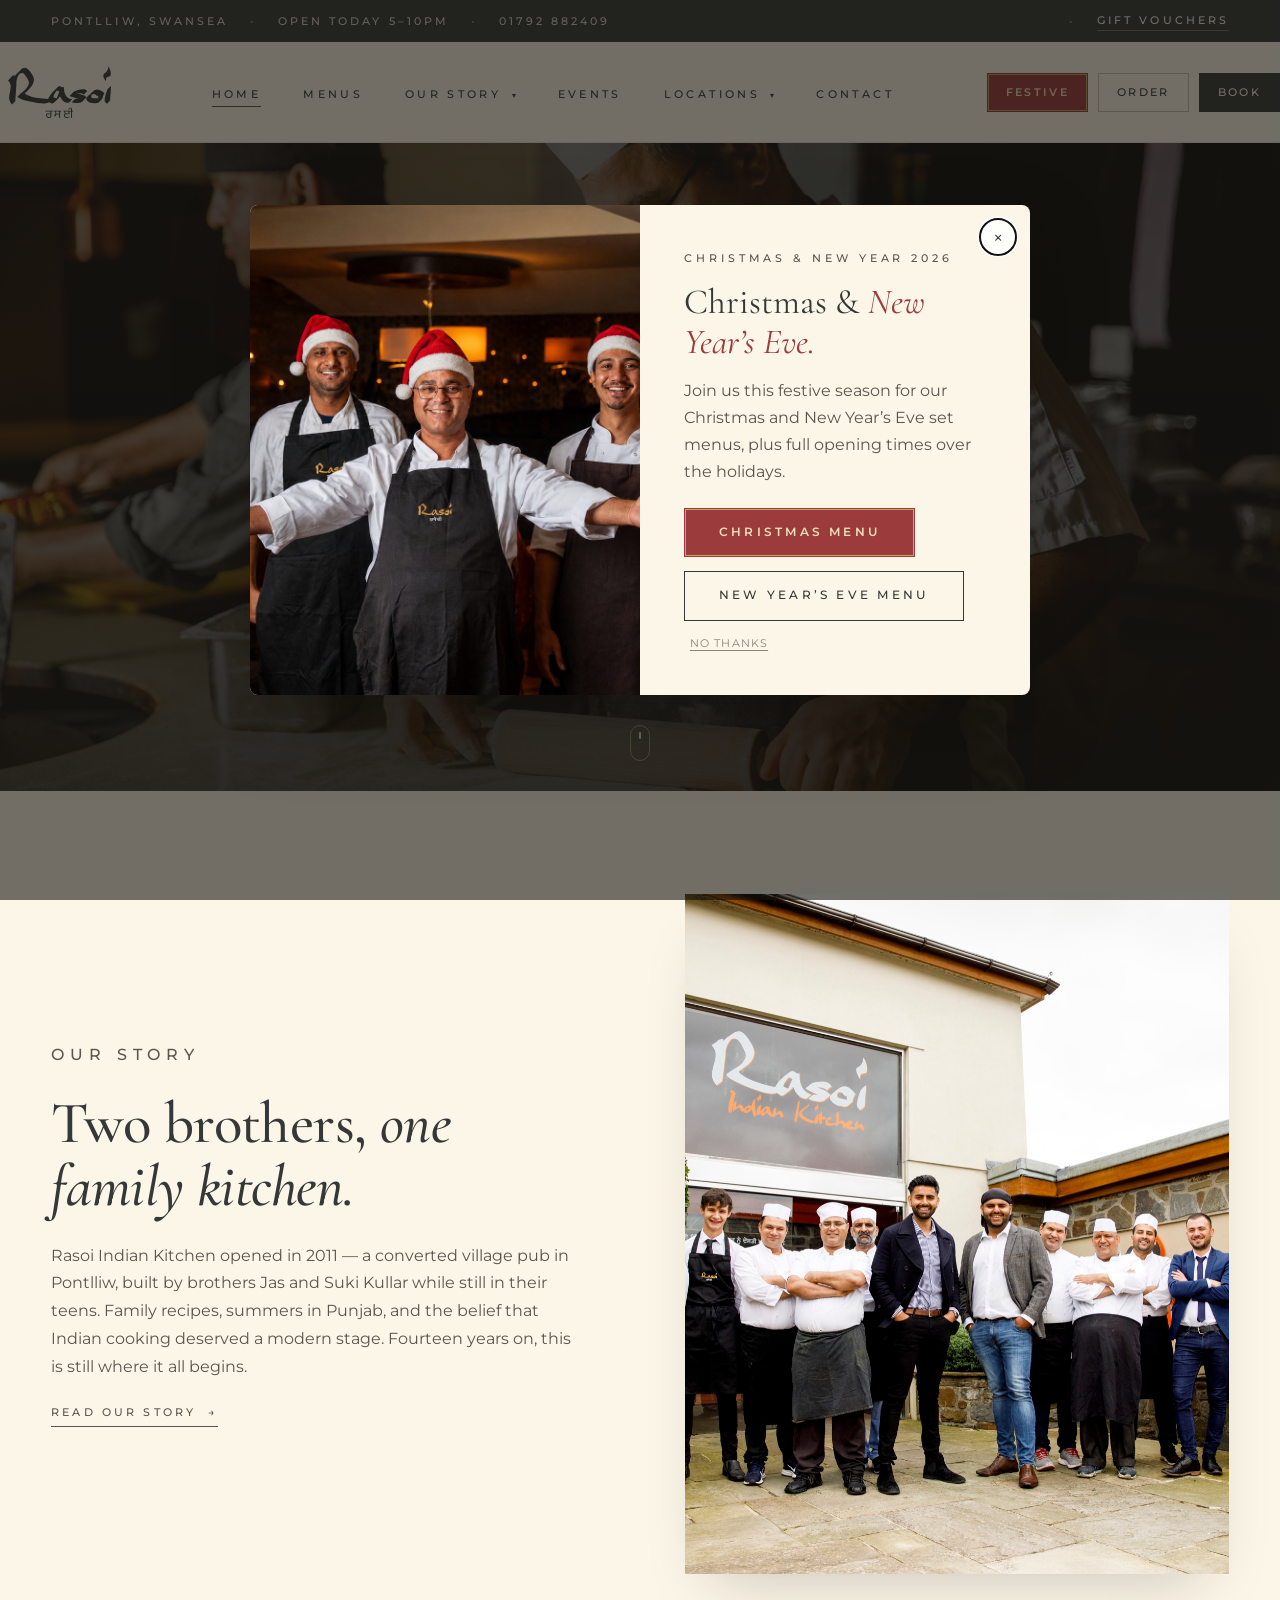
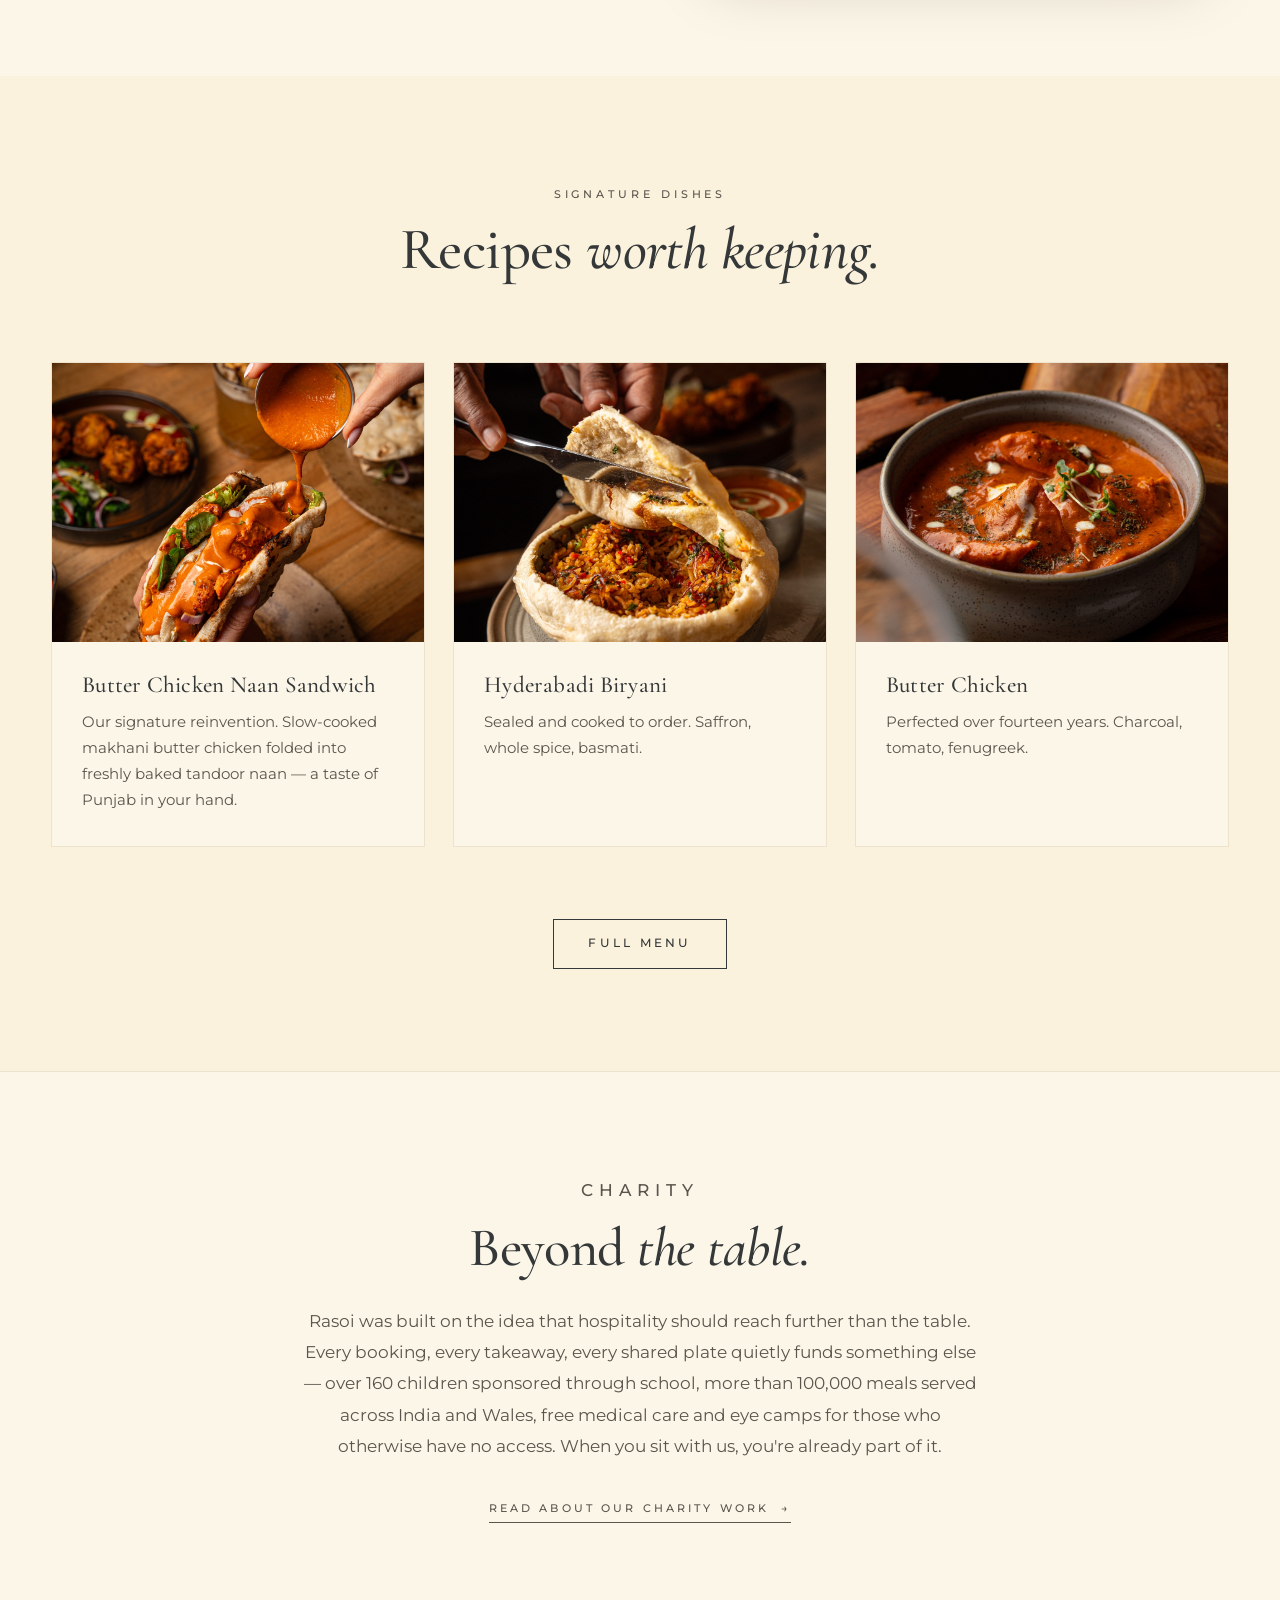
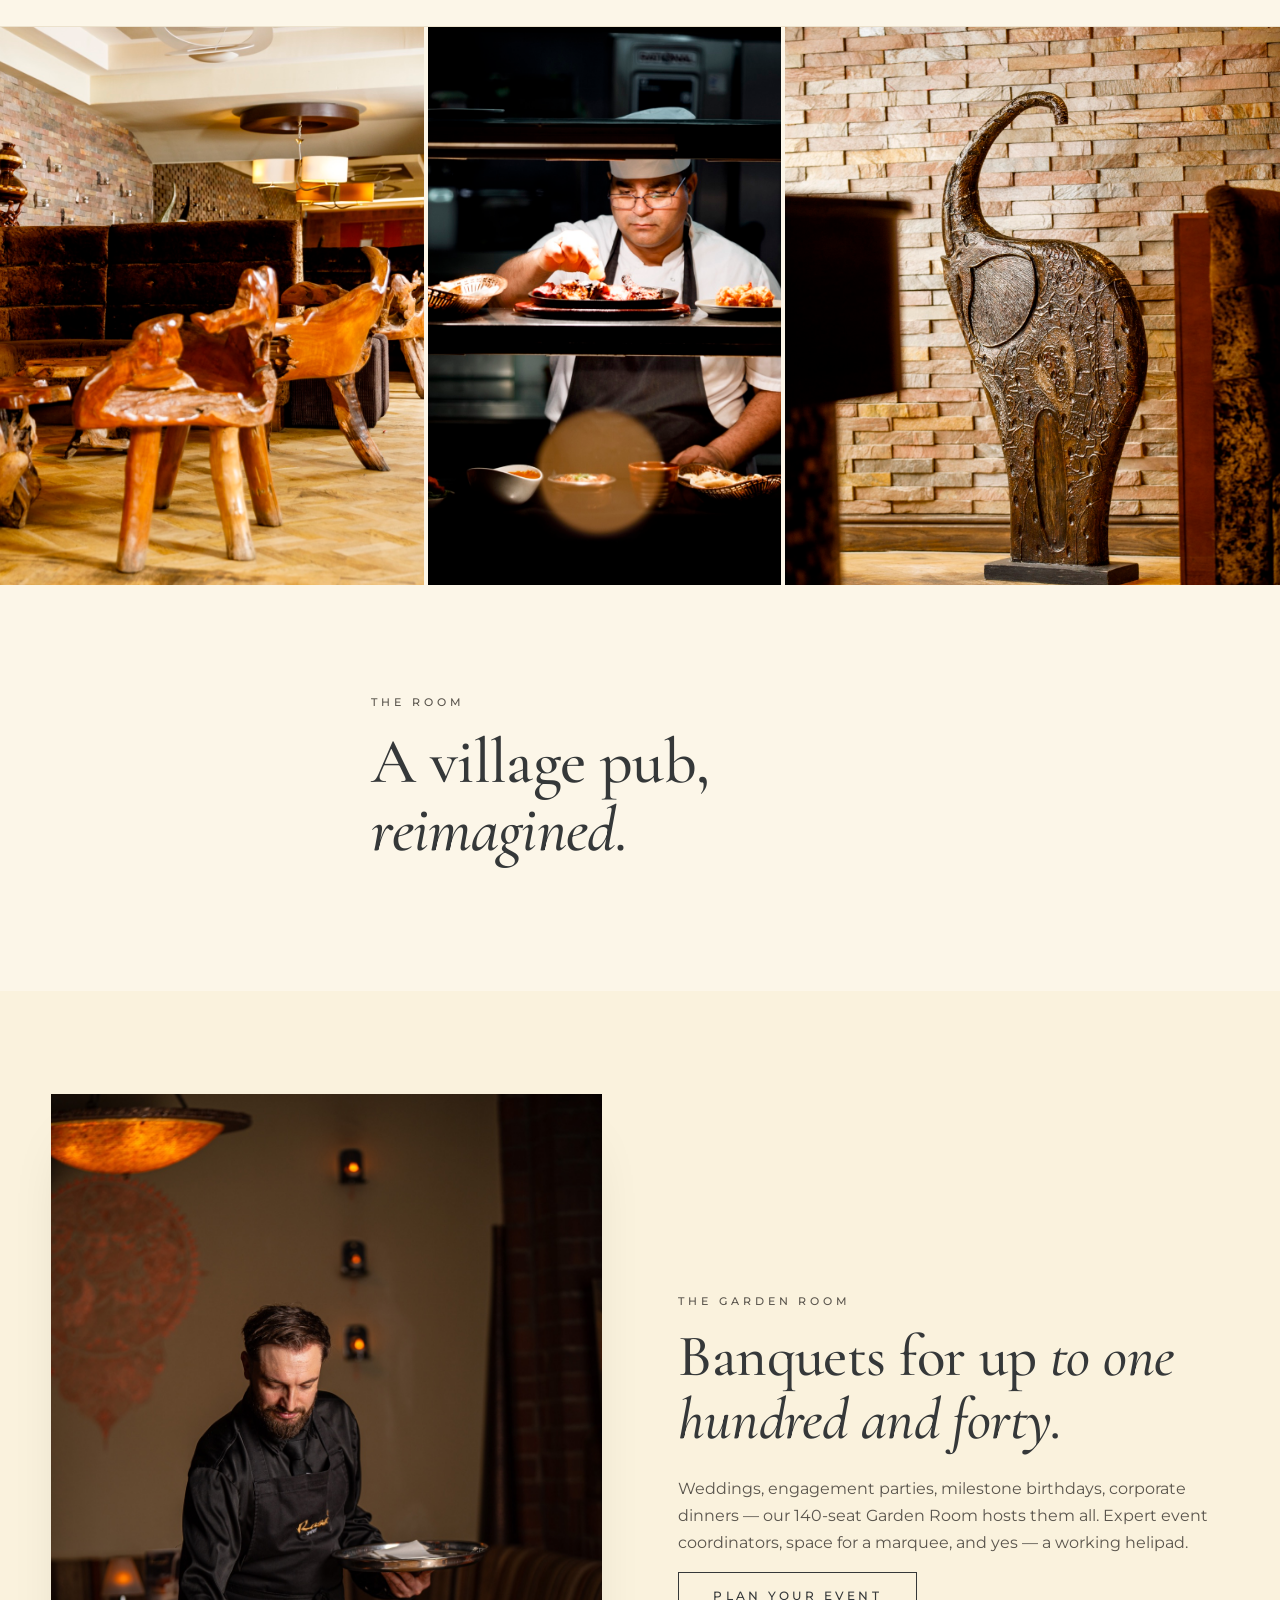
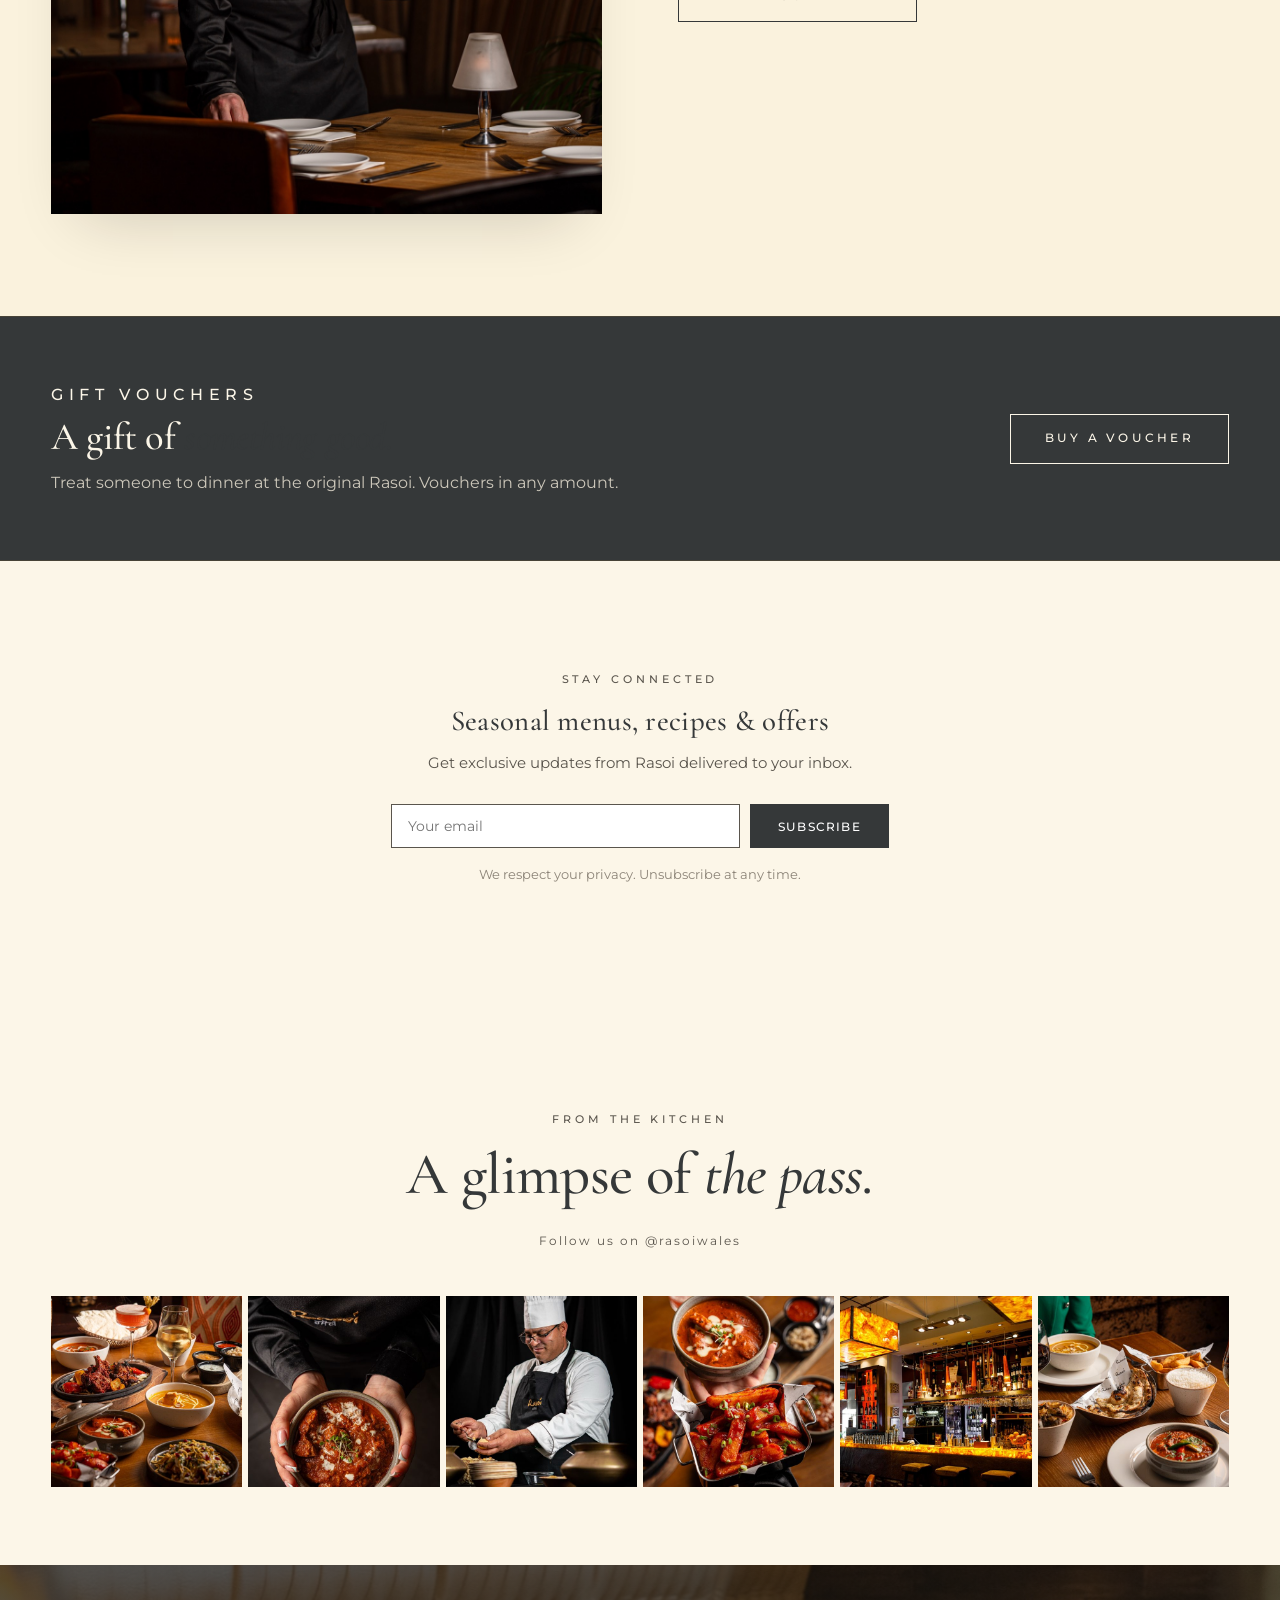
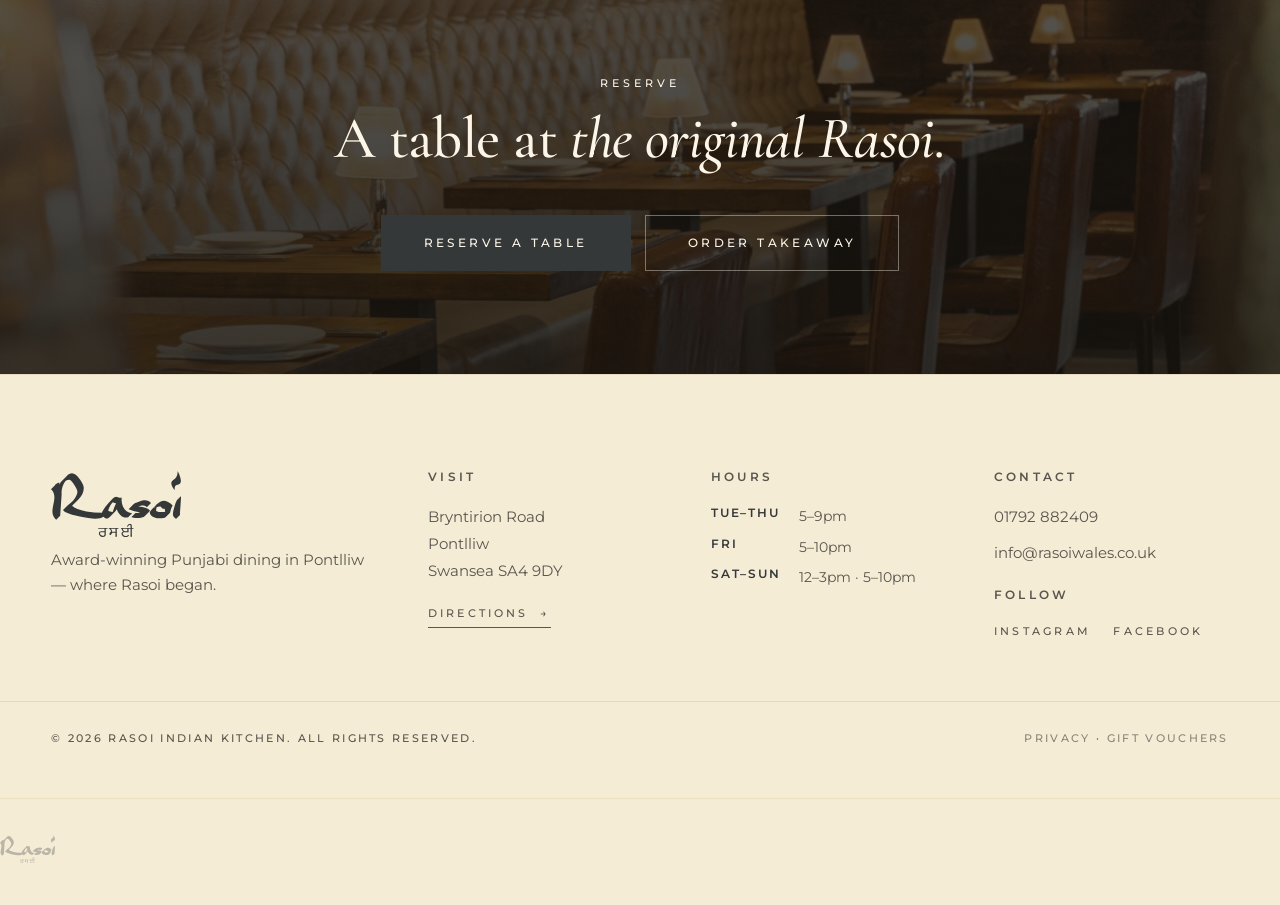
<file: index.html>
<!DOCTYPE html>
<html lang="en">
<head>
  <meta charset="UTF-8" />
  <meta name="viewport" content="width=device-width, initial-scale=1.0" />
  <title>Rasoi Indian Kitchen — Award-Winning Punjabi Dining in Pontlliw, Swansea</title>
  <meta name="description" content="Rasoi Indian Kitchen — where it all began. Award-winning Punjabi cooking and a 140-seat Garden Room in Pontlliw, just outside Swansea. Family recipes since 2011." />
  <link rel="canonical" href="https://www.rasoiindiankitchen.co.uk/" />

  <!-- Open Graph -->
  <meta property="og:type" content="restaurant" />
  <meta property="og:site_name" content="Rasoi Indian Kitchen" />
  <meta property="og:title" content="Rasoi Indian Kitchen — Award-Winning Punjabi Dining in Pontlliw" />
  <meta property="og:description" content="The original Rasoi. Family recipes, modern imagination, and a Garden Room for up to 140 guests." />
  <meta property="og:url" content="https://www.rasoiindiankitchen.co.uk/" />
  <meta property="og:image" content="https://www.rasoiindiankitchen.co.uk/assets/images/rasoi-113.jpg" />
  <meta property="og:image:width" content="2000" />
  <meta property="og:image:height" content="1333" />
  <meta property="og:locale" content="en_GB" />

  <!-- Twitter -->
  <meta name="twitter:card" content="summary_large_image" />
  <meta name="twitter:title" content="Rasoi Indian Kitchen — Award-Winning Punjabi Dining in Pontlliw" />
  <meta name="twitter:description" content="The original Rasoi. Family recipes, modern imagination, and a Garden Room for up to 140 guests." />
  <meta name="twitter:image" content="https://www.rasoiindiankitchen.co.uk/assets/images/rasoi-113.jpg" />

  <link rel="preconnect" href="https://fonts.googleapis.com" />
  <link rel="preconnect" href="https://fonts.gstatic.com" crossorigin />
  <link href="https://fonts.googleapis.com/css2?family=Cormorant+Garamond:ital,wght@0,400;0,500;0,600;1,400;1,500&family=Montserrat:wght@300;400;500;600&display=swap" rel="stylesheet" />
  <link rel="stylesheet" href="assets/styles.css?v=18" />
  <link rel="preload" as="image" href="assets/images/rasoi-113.jpg" fetchpriority="high" />
  <link rel="icon" type="image/png" href="assets/brand/Rasoi_GoldSanskrit.svg?v=2" />

  <style>
    /* Reserve section — show the original Pontlliw dining room behind the CTA. */
    .book::before {
      background:
        linear-gradient(180deg, rgba(23,20,15,0.72), rgba(23,20,15,0.86)),
        url('assets/images/interior-banquette.jpg') center/cover;
    }
  </style>

  <!-- Structured data: Restaurant -->
  <script type="application/ld+json">
  {
    "@context": "https://schema.org",
    "@type": "Restaurant",
    "@id": "https://www.rasoiindiankitchen.co.uk/#restaurant",
    "name": "Rasoi Indian Kitchen",
    "alternateName": "Rasoi",
    "description": "Award-winning Punjabi restaurant in Pontlliw, just outside Swansea. The original Rasoi — family recipes since 2011, with a 140-seat Garden Room for private events.",
    "url": "https://www.rasoiindiankitchen.co.uk/",
    "telephone": "+44-1792-882409",
    "email": "info@rasoiwales.co.uk",
    "image": [
      "https://www.rasoiindiankitchen.co.uk/assets/images/rasoi-113.jpg",
      "https://www.rasoiindiankitchen.co.uk/assets/images/rasoi-096.jpg",
      "https://www.rasoiindiankitchen.co.uk/assets/images/rasoi-118.jpg"
    ],
    "logo": "https://www.rasoiindiankitchen.co.uk/assets/brand/Rasoi_GoldSanskrit.svg?v=2",
    "priceRange": "££",
    "servesCuisine": ["Indian", "Punjabi"],
    "acceptsReservations": "True",
    "address": {
      "@type": "PostalAddress",
      "streetAddress": "Bryntirion Road",
      "addressLocality": "Pontlliw, Swansea",
      "postalCode": "SA4 9DY",
      "addressRegion": "Wales",
      "addressCountry": "GB"
    },
    "geo": {
      "@type": "GeoCoordinates",
      "latitude": 51.711,
      "longitude": -4.026
    },
    "openingHoursSpecification": [
      { "@type": "OpeningHoursSpecification", "dayOfWeek": ["Tuesday", "Wednesday", "Thursday"], "opens": "17:00", "closes": "21:00" },
      { "@type": "OpeningHoursSpecification", "dayOfWeek": ["Friday"], "opens": "17:00", "closes": "22:00" },
      { "@type": "OpeningHoursSpecification", "dayOfWeek": ["Saturday", "Sunday"], "opens": "12:00", "closes": "15:00" },
      { "@type": "OpeningHoursSpecification", "dayOfWeek": ["Saturday", "Sunday"], "opens": "17:00", "closes": "22:00" }
    ],
    "hasMenu": "https://www.rasoiindiankitchen.co.uk/menus.html",
    "potentialAction": {
      "@type": "ReserveAction",
      "target": "https://www.sevenrooms.com/landing/rasoibryntirionroad",
      "result": {
        "@type": "FoodEstablishmentReservation",
        "name": "Reserve a table at Rasoi Indian Kitchen"
      }
    },
    "sameAs": [
      "https://instagram.com/rasoiwales",
      "https://facebook.com/rasoiindiankitchen"
    ]
  }
  </script>
</head>
<body>
  <!-- Top utility bar -->
  <div class="utility-bar">
    <div class="container utility-bar__inner">
      <span class="utility-bar__item">Pontlliw, Swansea</span>
      <span class="utility-bar__divider">•</span>
      <span class="utility-bar__item" data-open-today>Open Tuesday–Sunday</span>
      <span class="utility-bar__divider">•</span>
      <a class="utility-bar__item" href="tel:01792882409">01792 882409</a>
      <span class="utility-bar__divider utility-bar__divider--push">•</span>
      <a class="utility-bar__item utility-bar__item--accent" href="https://app.squareup.com/gift/MLWVNGW1SMGBS/order" target="_blank" rel="noopener">Gift Vouchers</a>
    </div>
  </div>

  <!-- Header / Navigation -->
  <header class="header" id="site-header">
    <div class="container header__inner">
      <a href="index.html" class="logo" aria-label="Rasoi Indian Kitchen home">
        <img src="assets/brand/Rasoi_GoldSanskrit.svg?v=2" alt="Rasoi" />
      </a>
      <nav class="nav" id="primary-nav" aria-label="Primary">
        <ul>
          <li><a href="index.html" class="active">Home</a></li>
          <li><a href="menus.html">Menus</a></li>
          <li class="has-dropdown">
            <a href="about.html" aria-haspopup="true" aria-expanded="false">Our Story <span class="caret" aria-hidden="true">▾</span></a>
            <ul class="dropdown" role="menu">
              <li role="none"><a role="menuitem" href="about.html">Our Story <span class="dropdown__sub">Family recipes &amp; heritage</span></a></li>
              <li role="none"><a role="menuitem" href="charity.html">Charity <span class="dropdown__sub">Giving back, in India &amp; the UK</span></a></li>
            </ul>
          </li>
          <li><a href="events.html">Events</a></li>
          <li class="has-dropdown">
            <a href="#" aria-haspopup="true" aria-expanded="false">Locations <span class="caret" aria-hidden="true">▾</span></a>
            <ul class="dropdown" role="menu">
              <li role="none"><a role="menuitem" href="contact.html">Rasoi Indian Kitchen <span class="dropdown__sub">Pontlliw SA4 9DY</span></a></li>
              <li role="none"><a role="menuitem" href="https://rasoiwaterfront.co.uk" target="_blank" rel="noopener">Rasoi Waterfront <span class="dropdown__sub">Swansea SA1 8PL</span></a></li>
              <li role="none"><a role="menuitem" href="https://www.rasoi-catering.co.uk/" target="_blank" rel="noopener">Rasoi Catering <span class="dropdown__sub">Outdoor &amp; off-site events</span></a></li>
            </ul>
          </li>
          <li><a href="contact.html">Contact</a></li>
          <li class="nav-mobile-extra"><a href="https://app.squareup.com/gift/MLWVNGW1SMGBS/order" target="_blank" rel="noopener">Gift Vouchers</a></li>
        </ul>
      </nav>
      <div class="header__cta">
        <a href="christmas.html" class="btn btn--christmas btn--sm">Festive</a>
        <a href="https://rasoi-takeaway.square.site/" target="_blank" rel="noopener" class="btn btn--ghost btn--sm">Order</a>
        <a href="https://www.sevenrooms.com/landing/rasoibryntirionroad" target="_blank" rel="noopener" class="btn btn--primary btn--sm">Book</a>
      </div>
      <button class="nav-toggle" aria-expanded="false" aria-controls="primary-nav" aria-label="Toggle navigation">
        <span></span><span></span><span></span>
      </button>
    </div>
  </header>

  <!-- Hero — image-led, minimal copy -->
  <section class="hero">
    <div class="hero__media" aria-hidden="true">
      <img src="assets/images/rasoi-113.jpg" alt="" width="2000" height="1333" loading="eager" />
      <div class="hero__overlay"></div>
    </div>
    <div class="container hero__content">
      <h1 class="display">Where Rasoi <em>began.</em></h1>
      <p class="hero__tagline">Pontlliw, Swansea · British Curry Awards · Best Indian, Food Awards Wales</p>
    </div>
    <a href="#story" class="hero__scroll" aria-label="Scroll to story">
      <span></span>
    </a>
  </section>

  <!-- Story -->
  <section class="section story" id="story">
    <div class="container story__grid">
      <div class="story__copy">
        <p class="eyebrow">Our Story</p>
        <h2 class="display">Two brothers, <em>one family kitchen.</em></h2>
        <p>Rasoi Indian Kitchen opened in 2011 — a converted village pub in Pontlliw,
          built by brothers Jas and Suki Kullar while still in their teens.
          Family recipes, summers in Punjab, and the belief that Indian cooking
          deserved a modern stage. Fourteen years on, this is still where it all begins.</p>
        <a href="about.html" class="link-arrow">Read our story</a>
      </div>
      <div class="story__media">
        <img src="assets/images/rasoi-011.jpg" alt="The Rasoi team outside the Pontlliw restaurant" loading="lazy" />
      </div>
    </div>
  </section>

  <!-- Signature Dishes -->
  <section class="section signature">
    <div class="container">
      <div class="section__head section__head--center">
        <p class="eyebrow eyebrow--center">Signature Dishes</p>
        <h2 class="display">Recipes <em>worth keeping.</em></h2>
      </div>

      <div class="signature__grid">
        <article class="dish-card">
          <div class="dish-card__media">
            <img src="assets/images/rasoi-118.jpg" alt="Tandoori naan loaded with chicken tikka, fresh salad and signature sauce" loading="lazy" />
          </div>
          <div class="dish-card__body">
            <h3>Butter Chicken Naan Sandwich</h3>
            <p>Our signature reinvention. Slow-cooked makhani butter chicken folded into freshly baked tandoor naan — a taste of Punjab in your hand.</p>
          </div>
        </article>

        <article class="dish-card">
          <div class="dish-card__media">
            <img src="assets/images/biryani-dum.jpg" alt="Dum biryani sealed in dough, cracked open at the table" loading="lazy" />
          </div>
          <div class="dish-card__body">
            <h3>Hyderabadi Biryani</h3>
            <p>Sealed and cooked to order. Saffron, whole spice, basmati.</p>
          </div>
        </article>

        <article class="dish-card">
          <div class="dish-card__media">
            <img src="assets/images/butter-chicken.jpg" alt="Butter chicken in our signature makhani sauce" loading="lazy" />
          </div>
          <div class="dish-card__body">
            <h3>Butter Chicken</h3>
            <p>Perfected over fourteen years. Charcoal, tomato, fenugreek.</p>
          </div>
        </article>
      </div>

      <div class="section__foot">
        <a href="menus.html" class="btn btn--outline">Full menu</a>
      </div>
    </div>
  </section>

  <!-- Charity -->
  <section class="section charity">
    <div class="container">
      <div class="charity__intro">
        <p class="eyebrow eyebrow--center">Charity</p>
        <h2 class="display">Beyond <em>the table.</em></h2>
        <p>Rasoi was built on the idea that hospitality should reach further than the table.
          Every booking, every takeaway, every shared plate quietly funds something else —
          over 160 children sponsored through school, more than 100,000 meals served across
          India and Wales, free medical care and eye camps for those who otherwise have no access.
          When you sit with us, you're already part of it.</p>
        <p style="margin-top: 28px;"><a href="charity.html" class="link-arrow">Read about our charity work</a></p>
      </div>
    </div>
  </section>

  <!-- Interior / atmosphere strip -->
  <section class="atmosphere">
    <div class="atmosphere__grid">
      <figure><img src="assets/images/rasoi-100.jpg" alt="Chefs at the open kitchen pass, rolling fresh naan" loading="lazy" style="object-position: 72% center;" /></figure>
      <figure><img src="assets/images/rasoi-032.jpg" alt="Carved wooden elephant against the stone feature wall" loading="lazy" /></figure>
      <figure><img src="assets/images/rasoi-096.jpg" alt="Lounge area with hand-carved wooden seating" loading="lazy" /></figure>
    </div>
    <div class="container atmosphere__copy">
      <p class="eyebrow">The Room</p>
      <h2 class="display">A village pub, <em>reimagined.</em></h2>
    </div>
  </section>

  <!-- Events -->
  <section class="section events-teaser">
    <div class="container events-teaser__grid">
      <div class="events-teaser__media events-teaser__media--portrait">
        <img src="assets/images/events-table.jpg" alt="Garden Room banquet table" loading="lazy" />
      </div>
      <div class="events-teaser__copy">
        <p class="eyebrow">The Garden Room</p>
        <h2 class="display">Banquets for up <em>to one hundred and forty.</em></h2>
        <p>Weddings, engagement parties, milestone birthdays, corporate dinners —
          our 140-seat Garden Room hosts them all. Expert event coordinators,
          space for a marquee, and yes — a working helipad.</p>
        <a href="events.html" class="btn btn--outline">Plan your event</a>
      </div>
    </div>
  </section>

  <!-- Gift Vouchers -->
  <section class="vouchers">
    <div class="container vouchers__inner">
      <div class="vouchers__copy">
        <p class="eyebrow">Gift Vouchers</p>
        <h3 class="display">A gift of <em>something good.</em></h3>
        <p>Treat someone to dinner at the original Rasoi. Vouchers in any amount.</p>
      </div>
      <a href="https://app.squareup.com/gift/MLWVNGW1SMGBS/order" target="_blank" rel="noopener" class="btn btn--outline">Buy a voucher</a>
    </div>
  </section>

  <!-- Newsletter Signup -->
  <section class="newsletter" style="background: var(--cream); padding: var(--section-y) 0; text-align: center;">
    <div class="container" style="max-width: 600px;">
      <p class="eyebrow eyebrow--center" style="color: var(--charcoal);">Stay Connected</p>
      <h3 style="font-family: var(--font-display); font-size: 1.8rem; color: var(--ink); margin-bottom: 12px;">Seasonal menus, recipes & offers</h3>
      <p style="color: var(--charcoal); margin-bottom: 28px; font-size: 0.95rem;">Get exclusive updates from Rasoi delivered to your inbox.</p>
      <form style="display: flex; gap: 10px; margin-bottom: 16px;">
        <input type="email" placeholder="Your email" required style="flex: 1; padding: 12px 16px; border: 1px solid var(--charcoal); background: white; font-family: var(--font-body); font-size: 0.9rem; color: var(--ink);" />
        <button type="submit" style="padding: 12px 28px; background: var(--ink); color: white; border: none; font-family: var(--font-body); font-weight: 500; letter-spacing: 0.1em; font-size: 0.75rem; text-transform: uppercase; cursor: pointer; transition: background 0.3s;">Subscribe</button>
      </form>
      <p style="font-size: 0.8rem; color: var(--muted);">We respect your privacy. Unsubscribe at any time.</p>
    </div>
  </section>

  <!-- From the Kitchen — static photo grid linking to Instagram -->
  <section class="instagram">
    <div class="container">
      <div class="section__head section__head--center">
        <p class="eyebrow eyebrow--center">From the Kitchen</p>
        <h2 class="display">A glimpse of <em>the pass.</em></h2>
        <p class="instagram__handle">Follow us on <a href="https://instagram.com/rasoiwales" target="_blank" rel="noopener">@rasoiwales</a></p>
      </div>
      <div class="instagram__grid instagram__feed">
        <a class="insta-tile" href="https://instagram.com/rasoiwales" target="_blank" rel="noopener" aria-label="A spread of tandoori grills, curries and cocktails — view on Instagram"><img src="assets/images/feed/food-tandoor-sq.jpg" alt="A spread of tandoori grills, curries and cocktails" width="600" height="600" loading="lazy" /><span class="insta-tile__icon" aria-hidden="true"><svg viewBox="0 0 24 24" width="28" height="28" fill="none" stroke="currentColor" stroke-width="1.5"><rect x="3" y="3" width="18" height="18" rx="5"/><circle cx="12" cy="12" r="4"/><circle cx="17.5" cy="6.5" r="0.8" fill="currentColor"/></svg></span></a>
        <a class="insta-tile" href="https://instagram.com/rasoiwales" target="_blank" rel="noopener" aria-label="Butter chicken served in a copper bowl — view on Instagram"><img src="assets/images/feed/food-curry-sq.jpg" alt="Butter chicken served in a copper bowl" width="600" height="600" loading="lazy" /><span class="insta-tile__icon" aria-hidden="true"><svg viewBox="0 0 24 24" width="28" height="28" fill="none" stroke="currentColor" stroke-width="1.5"><rect x="3" y="3" width="18" height="18" rx="5"/><circle cx="12" cy="12" r="4"/><circle cx="17.5" cy="6.5" r="0.8" fill="currentColor"/></svg></span></a>
        <a class="insta-tile" href="https://instagram.com/rasoiwales" target="_blank" rel="noopener" aria-label="Chef plating up at the pass — view on Instagram"><img src="assets/images/feed/rasoi-133-sq.jpg" alt="Chef plating up at the pass" width="600" height="600" loading="lazy" /><span class="insta-tile__icon" aria-hidden="true"><svg viewBox="0 0 24 24" width="28" height="28" fill="none" stroke="currentColor" stroke-width="1.5"><rect x="3" y="3" width="18" height="18" rx="5"/><circle cx="12" cy="12" r="4"/><circle cx="17.5" cy="6.5" r="0.8" fill="currentColor"/></svg></span></a>
        <a class="insta-tile" href="https://instagram.com/rasoiwales" target="_blank" rel="noopener" aria-label="Masala chips with curries and dips — view on Instagram"><img src="assets/images/feed/food-platter-sq.jpg" alt="Masala chips with curries and dips" width="600" height="600" loading="lazy" /><span class="insta-tile__icon" aria-hidden="true"><svg viewBox="0 0 24 24" width="28" height="28" fill="none" stroke="currentColor" stroke-width="1.5"><rect x="3" y="3" width="18" height="18" rx="5"/><circle cx="12" cy="12" r="4"/><circle cx="17.5" cy="6.5" r="0.8" fill="currentColor"/></svg></span></a>
        <a class="insta-tile" href="https://instagram.com/rasoiwales" target="_blank" rel="noopener" aria-label="The amber-lit bar at Rasoi — view on Instagram"><img src="assets/images/feed/bar-glow-sq.jpg" alt="The amber-lit bar at Rasoi" width="600" height="600" loading="lazy" /><span class="insta-tile__icon" aria-hidden="true"><svg viewBox="0 0 24 24" width="28" height="28" fill="none" stroke="currentColor" stroke-width="1.5"><rect x="3" y="3" width="18" height="18" rx="5"/><circle cx="12" cy="12" r="4"/><circle cx="17.5" cy="6.5" r="0.8" fill="currentColor"/></svg></span></a>
        <a class="insta-tile" href="https://instagram.com/rasoiwales" target="_blank" rel="noopener" aria-label="Lunch with naan, rice and curry — view on Instagram"><img src="assets/images/feed/lunch-spread-sq.jpg" alt="Lunch with naan, rice and curry" width="600" height="600" loading="lazy" /><span class="insta-tile__icon" aria-hidden="true"><svg viewBox="0 0 24 24" width="28" height="28" fill="none" stroke="currentColor" stroke-width="1.5"><rect x="3" y="3" width="18" height="18" rx="5"/><circle cx="12" cy="12" r="4"/><circle cx="17.5" cy="6.5" r="0.8" fill="currentColor"/></svg></span></a>
      </div>
    </div>
  </section>

  <!-- Booking / CTA -->
  <section class="section book" id="book">
    <div class="container book__inner">
      <p class="eyebrow eyebrow--center">Reserve</p>
      <h2 class="display">A table at <em>the original Rasoi.</em></h2>
      <div class="book__ctas">
        <a href="https://www.sevenrooms.com/landing/rasoibryntirionroad" target="_blank" rel="noopener" class="btn btn--gold btn--large">Reserve a table</a>
        <a href="https://rasoi-takeaway.square.site/" target="_blank" rel="noopener" class="btn btn--ghost btn--large">Order takeaway</a>
      </div>
    </div>
  </section>

  <!-- Footer -->
  <footer class="footer">
    <div class="container footer__grid">
      <div class="footer__brand">
        <img src="assets/brand/Rasoi_GoldSanskrit.svg?v=2" alt="Rasoi" class="footer__logo" />
        <p>Award-winning Punjabi dining in Pontlliw — where Rasoi began.</p>
      </div>
      <div class="footer__col">
        <h4>Visit</h4>
        <address>
          Bryntirion Road<br/>
          Pontlliw<br/>
          Swansea SA4 9DY
        </address>
        <a href="https://maps.google.com/?q=Rasoi+Indian+Kitchen+Pontlliw" target="_blank" rel="noopener" class="link-arrow">Directions</a>
      </div>
      <div class="footer__col">
        <h4>Hours</h4>
        <dl class="hours">
                    <dt>Tue–Thu</dt><dd>5–9pm</dd>
          <dt>Fri</dt><dd>5–10pm</dd>
          <dt>Sat–Sun</dt><dd>12–3pm · 5–10pm</dd>
        </dl>
      </div>
      <div class="footer__col">
        <h4>Contact</h4>
        <ul class="plain-list">
          <li><a href="tel:01792882409">01792 882409</a></li>
          <li><a href="mailto:info@rasoiwales.co.uk">info@rasoiwales.co.uk</a></li>
        </ul>
        <h4 class="mt">Follow</h4>
        <ul class="social">
          <li><a href="https://instagram.com/rasoiwales" target="_blank" rel="noopener" aria-label="Instagram">Instagram</a></li>
          <li><a href="https://facebook.com/rasoiindiankitchen" target="_blank" rel="noopener" aria-label="Facebook">Facebook</a></li>
        </ul>
      </div>
    </div>
    <div class="container footer__legal">
      <p>&copy; <span id="year">2026</span> Rasoi Indian Kitchen. All rights reserved.</p>
      <p><a href="#">Privacy</a> · <a href="https://app.squareup.com/gift/MLWVNGW1SMGBS/order" target="_blank" rel="noopener">Gift Vouchers</a></p>
    </div>
    <div class="container footer__sanskrit"><img src="assets/brand/Rasoi_GoldSanskrit.svg?v=2" alt="ਰਸੋਈ" style="opacity: 0.3;" /></div>
  </footer>

  <!-- Sticky Menu Tab -->
  <div id="sticky-menu-tab" style="position: fixed; right: 0; bottom: 80px; opacity: 0; pointer-events: none; transition: opacity 0.4s ease; z-index: 40;">
    <a href="menus.html" style="display: flex; align-items: center; justify-content: center; width: 56px; height: 56px; background: var(--ink); color: var(--cream); border-radius: 8px 0 0 8px; text-decoration: none; font-family: var(--font-body); font-size: 0.65rem; font-weight: 600; letter-spacing: 0.15em; text-transform: uppercase; transition: all 0.3s ease; box-shadow: 0 4px 12px rgba(0,0,0,0.15);" onmouseover="this.style.width='140px'" onmouseout="this.style.width='56px'">
      <span style="white-space: nowrap; margin-left: 8px;">Menus</span>
    </a>
  </div>

  <script>
    // Show sticky menu tab when scrolling past hero
    window.addEventListener('scroll', function() {
      const tab = document.getElementById('sticky-menu-tab');
      const heroHeight = window.innerHeight * 1.5;
      if (window.scrollY > heroHeight) {
        tab.style.opacity = '1';
        tab.style.pointerEvents = 'auto';
      } else {
        tab.style.opacity = '0';
        tab.style.pointerEvents = 'none';
      }
    });
  </script>

  <script src="assets/script.js?v=23"></script>
</body>
</html>
</file>
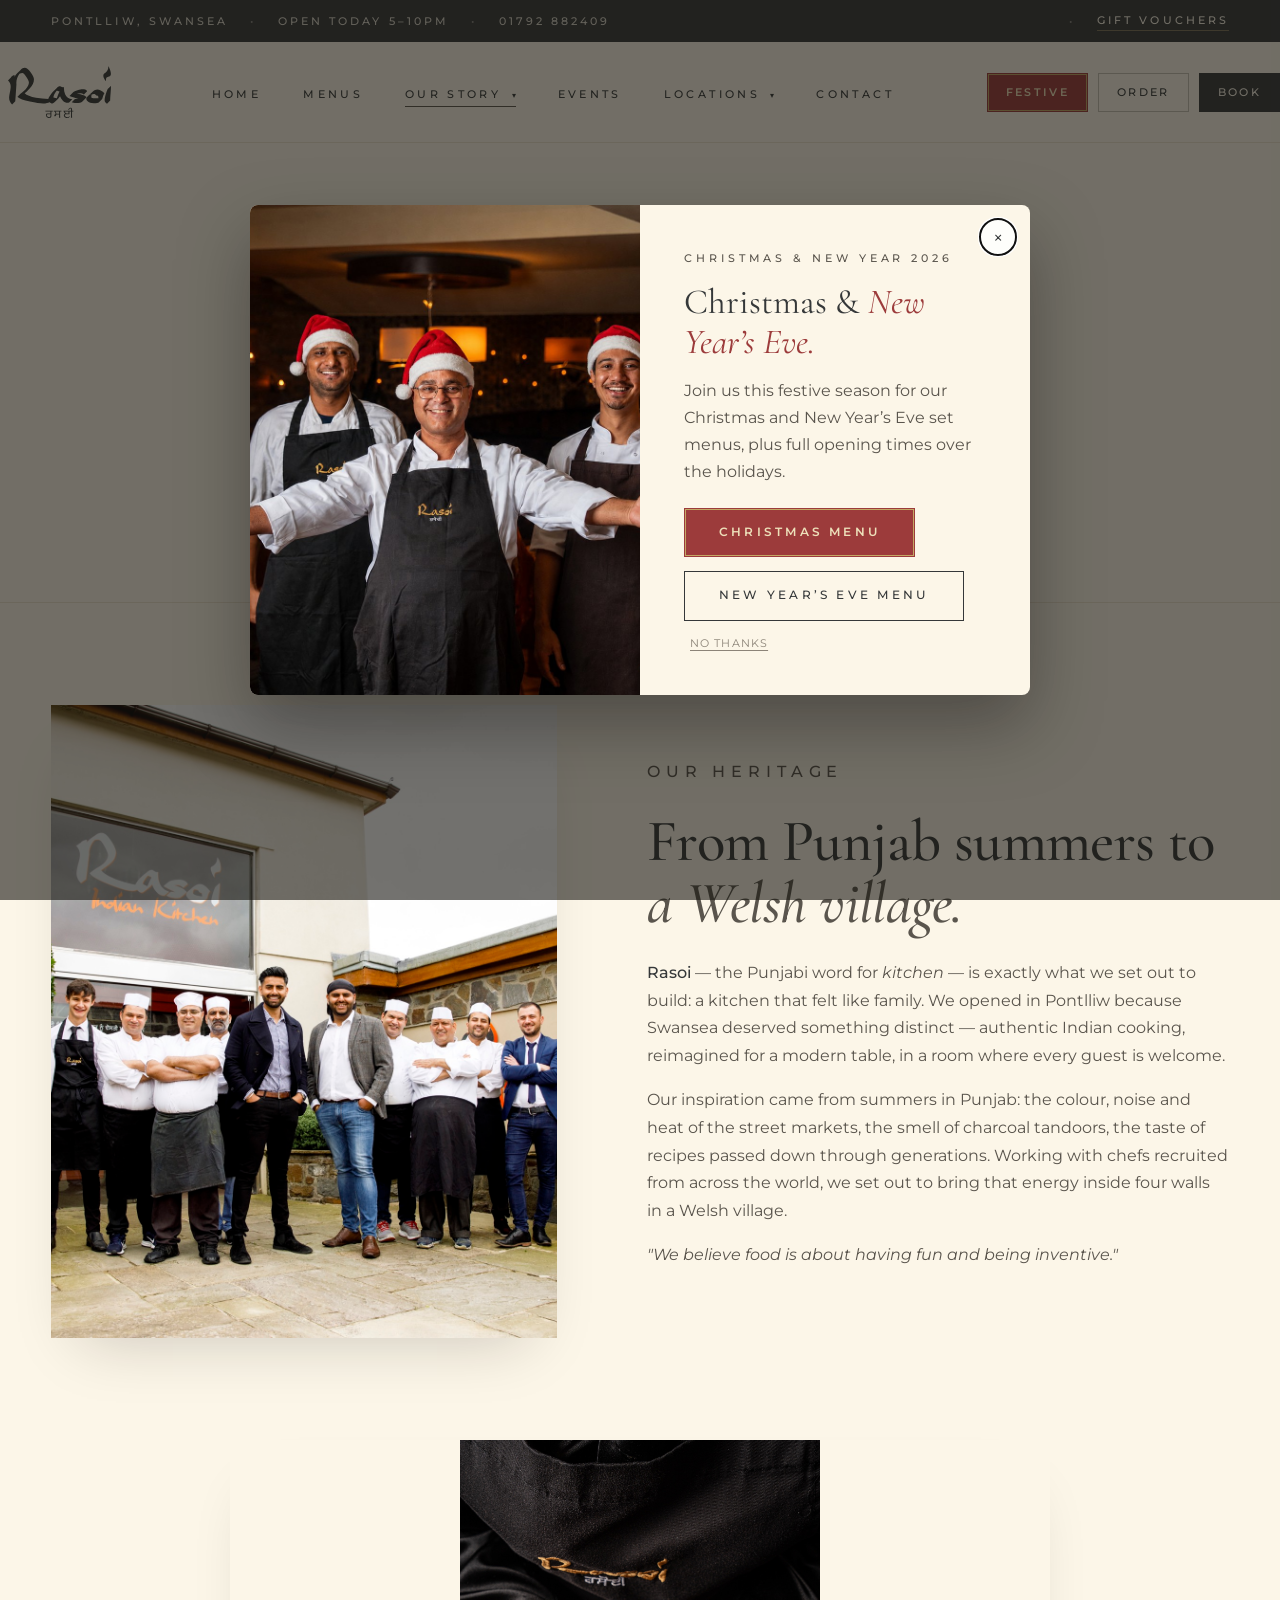
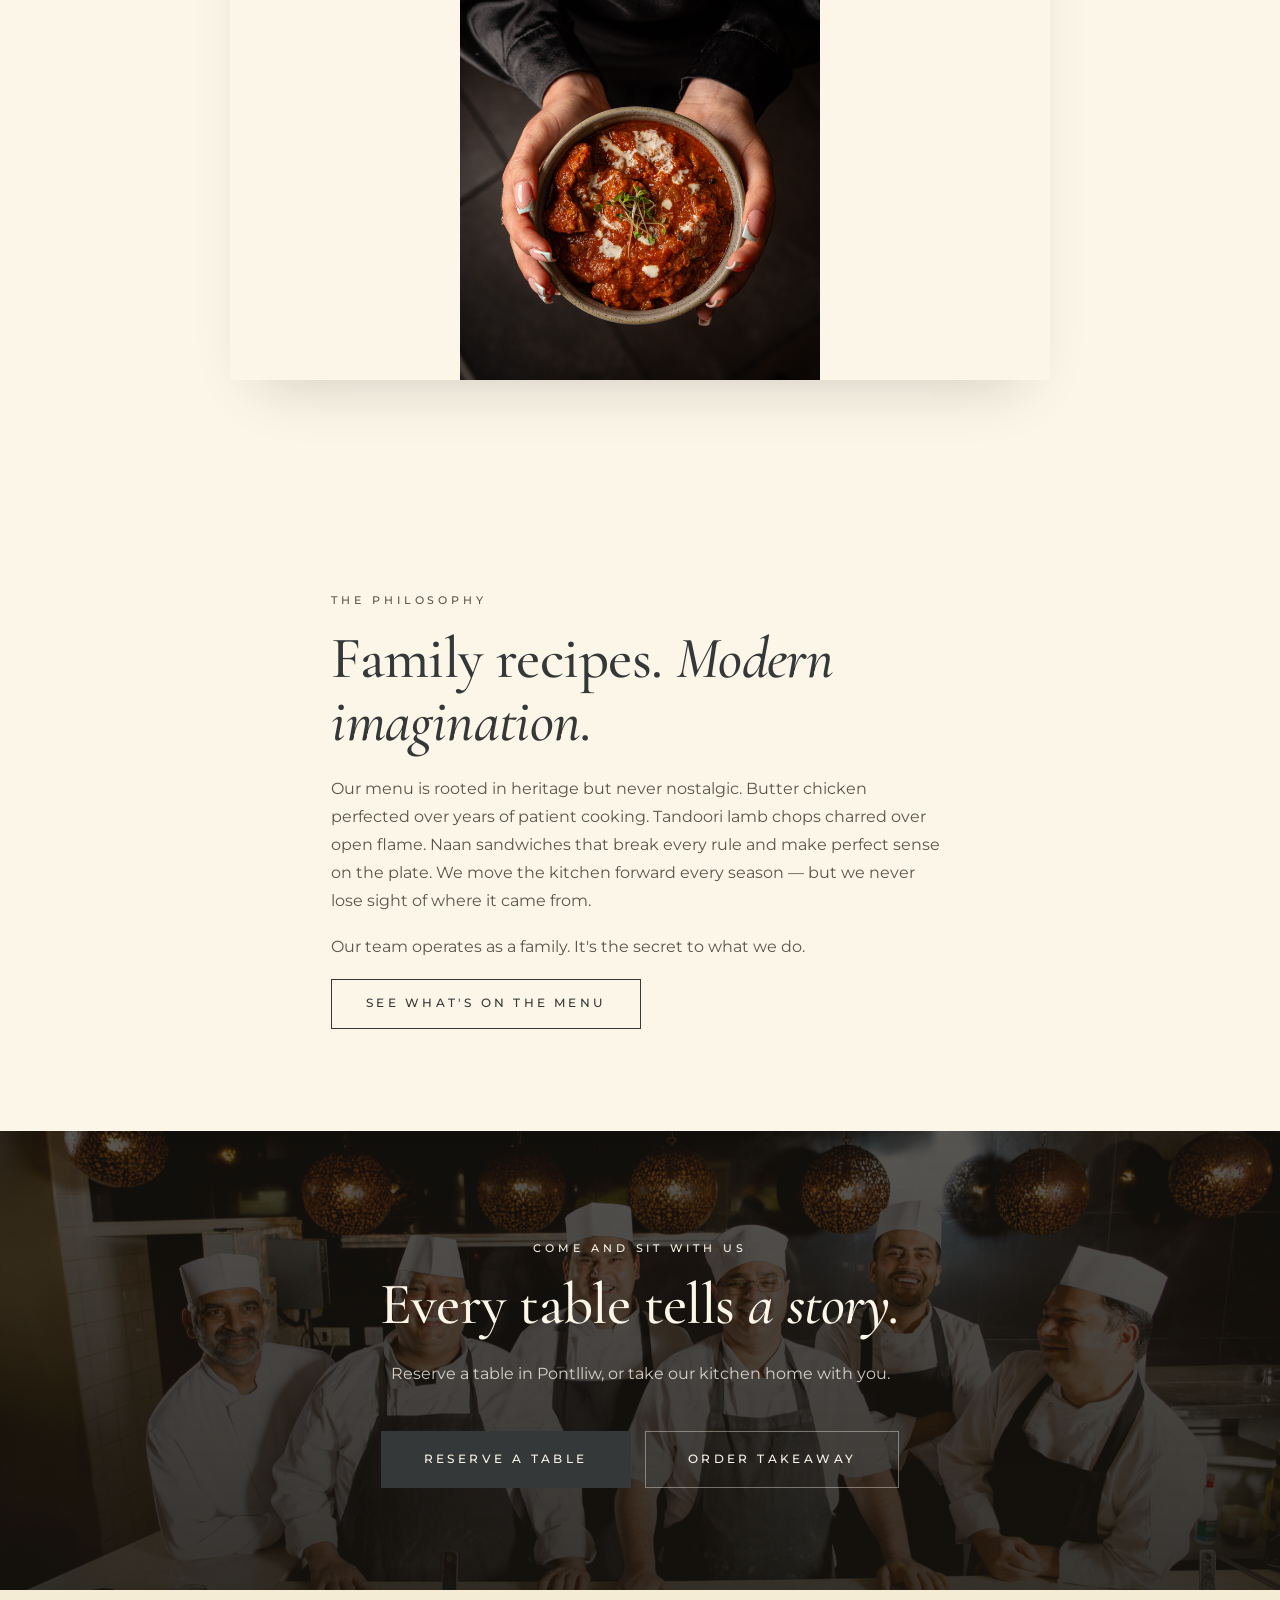
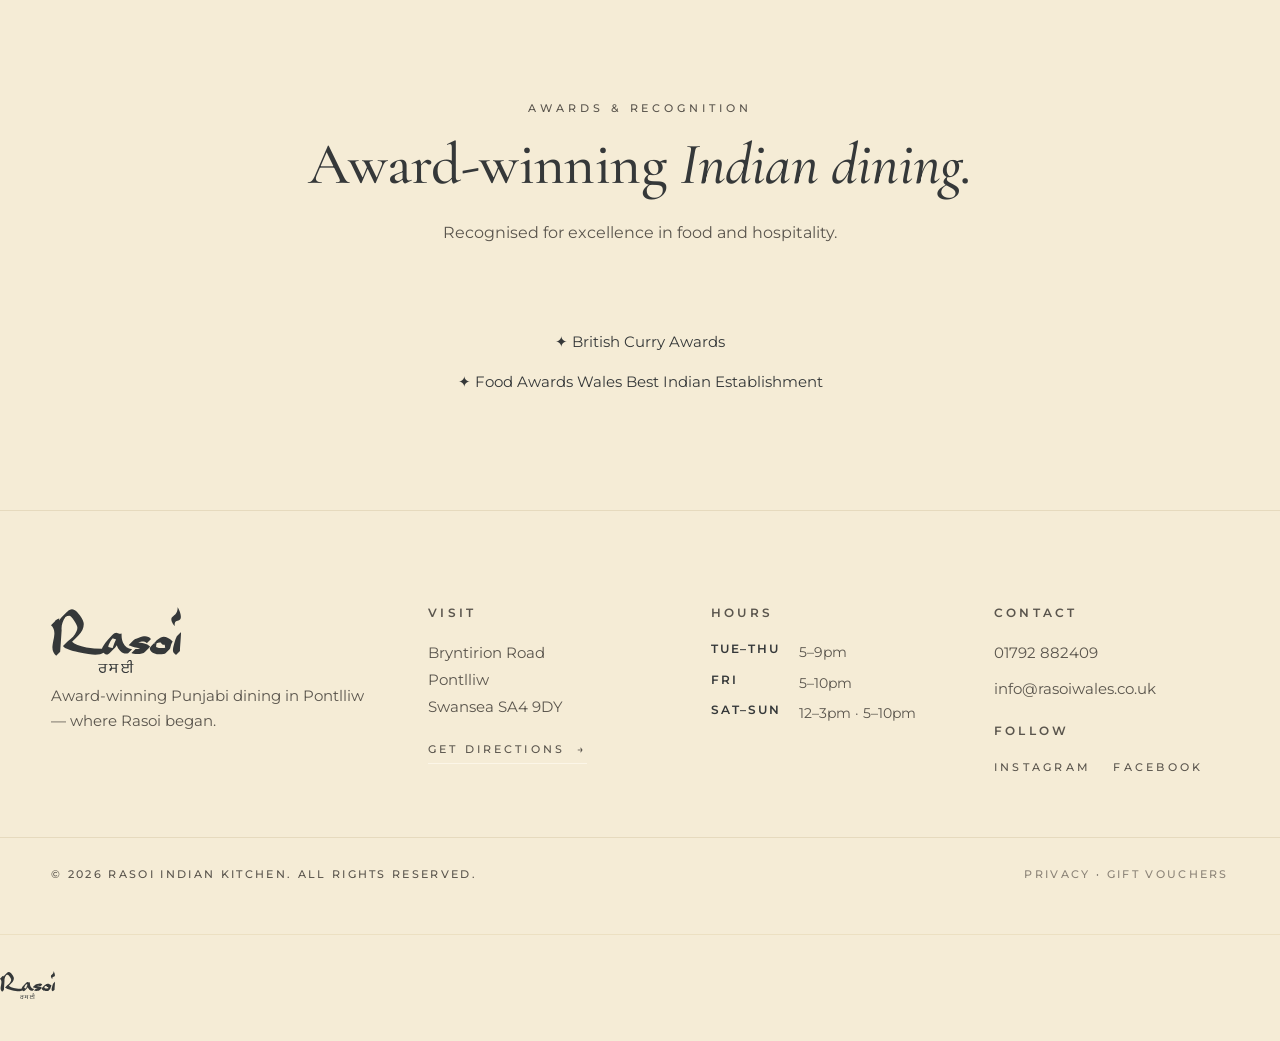
<file: about.html>
<!DOCTYPE html>
<html lang="en">
<head>
  <meta charset="UTF-8" />
  <meta name="viewport" content="width=device-width, initial-scale=1.0" />
  <title>Our Story · Rasoi Indian Kitchen</title>
  <meta name="description" content="Our story — Rasoi Indian Kitchen began in 2011 when brothers Jas and Suki Kullar converted a Pontlliw village pub into Wales' most-loved Punjabi restaurant." />
  <link rel="preconnect" href="https://fonts.googleapis.com" />
  <link rel="preconnect" href="https://fonts.gstatic.com" crossorigin />
  <link href="https://fonts.googleapis.com/css2?family=Cormorant+Garamond:ital,wght@0,400;0,500;0,600;1,400;1,500&family=Montserrat:wght@300;400;500;600&display=swap" rel="stylesheet" />
  <link rel="stylesheet" href="assets/styles.css?v=18" />
  <link rel="icon" type="image/png" href="assets/brand/Rasoi_GoldSanskrit.svg?v=2" />
  <link rel="canonical" href="https://www.rasoiindiankitchen.co.uk/about.html" />

  <style>
    /* "Come and sit with us" reserve background */
    .book::before {
      background:
        linear-gradient(180deg, rgba(23,20,15,0.72), rgba(23,20,15,0.86)),
        url('assets/images/rasoi-008.jpg') center/cover;
    }
  </style>

  <meta property="og:type" content="website" />
  <meta property="og:site_name" content="Rasoi Indian Kitchen" />
  <meta property="og:title" content="Our Story · Rasoi Indian Kitchen" />
  <meta property="og:description" content="Two brothers, family recipes and the original Rasoi — Pontlliw, since 2011." />
  <meta property="og:url" content="https://www.rasoiindiankitchen.co.uk/about.html" />
  <meta property="og:image" content="https://www.rasoiindiankitchen.co.uk/assets/images/interior-banquette.jpg" />
  <meta property="og:locale" content="en_GB" />
  <meta name="twitter:card" content="summary_large_image" />
  <meta name="twitter:image" content="https://www.rasoiindiankitchen.co.uk/assets/images/interior-banquette.jpg" />
</head>
<body>
  <div class="utility-bar">
    <div class="container utility-bar__inner">
      <span class="utility-bar__item">Pontlliw, Swansea</span>
      <span class="utility-bar__divider">•</span>
      <span class="utility-bar__item" data-open-today>Open Tuesday–Sunday</span>
      <span class="utility-bar__divider">•</span>
      <a class="utility-bar__item" href="tel:01792882409">01792 882409</a>
      <span class="utility-bar__divider utility-bar__divider--push">•</span>
      <a class="utility-bar__item utility-bar__item--accent" href="https://app.squareup.com/gift/MLWVNGW1SMGBS/order" target="_blank" rel="noopener">Gift Vouchers</a>
    </div>
  </div>

  <header class="header" id="site-header">
    <div class="container header__inner">
      <a href="index.html" class="logo"><img src="assets/brand/Rasoi_GoldSanskrit.svg?v=2" alt="Rasoi" /></a>
      <nav class="nav" id="primary-nav" aria-label="Primary">
        <ul>
          <li><a href="index.html">Home</a></li>
          <li><a href="menus.html">Menus</a></li>
          <li class="has-dropdown">
            <a href="about.html" class="active" aria-haspopup="true" aria-expanded="false">Our Story <span class="caret" aria-hidden="true">▾</span></a>
            <ul class="dropdown" role="menu">
              <li role="none"><a role="menuitem" href="about.html" class="active">Our Story <span class="dropdown__sub">Family recipes &amp; heritage</span></a></li>
              <li role="none"><a role="menuitem" href="charity.html">Charity <span class="dropdown__sub">Giving back, in India &amp; the UK</span></a></li>
            </ul>
          </li>
          <li><a href="events.html">Events</a></li>
          <li class="has-dropdown">
            <a href="#" aria-haspopup="true" aria-expanded="false">Locations <span class="caret" aria-hidden="true">▾</span></a>
            <ul class="dropdown" role="menu">
              <li role="none"><a role="menuitem" href="contact.html">Rasoi Indian Kitchen <span class="dropdown__sub">Pontlliw SA4 9DY</span></a></li>
              <li role="none"><a role="menuitem" href="https://rasoiwaterfront.co.uk" target="_blank" rel="noopener">Rasoi Waterfront <span class="dropdown__sub">Swansea SA1 8PL</span></a></li>
              <li role="none"><a role="menuitem" href="https://www.rasoi-catering.co.uk/" target="_blank" rel="noopener">Rasoi Catering <span class="dropdown__sub">Outdoor &amp; off-site events</span></a></li>
            </ul>
          </li>
          <li><a href="contact.html">Contact</a></li>
          <li class="nav-mobile-extra"><a href="https://app.squareup.com/gift/MLWVNGW1SMGBS/order" target="_blank" rel="noopener">Gift Vouchers</a></li>
        </ul>
      </nav>
      <div class="header__cta">
        <a href="christmas.html" class="btn btn--christmas btn--sm">Festive</a>
        <a href="https://rasoi-takeaway.square.site/" target="_blank" rel="noopener" class="btn btn--ghost btn--sm">Order</a>
        <a href="https://www.sevenrooms.com/landing/rasoibryntirionroad" target="_blank" rel="noopener" class="btn btn--primary btn--sm">Book</a>
      </div>
      <button class="nav-toggle" aria-expanded="false" aria-controls="primary-nav" aria-label="Toggle navigation">
        <span></span><span></span><span></span>
      </button>
    </div>
  </header>

  <section class="page-hero">
    <div class="container">
      <p class="eyebrow eyebrow--center">Our Story</p>
      <h1 class="display">A family kitchen <em>with a story to tell.</em></h1>
      <p>It started in 2011 — Jas and Suki Kullar, barely out of their teens, opening Rasoi in a quiet Pontlliw village.
        Built on family recipes, bold ambition and a desire to show Swansea a different side of Indian cooking —
        generous, modern, and rooted in something real.</p>
    </div>
  </section>

  <section class="about-lead">
    <div class="container about-lead__grid">
      <div class="about-lead__media">
        <img src="assets/images/rasoi-011.jpg" alt="The Rasoi team standing outside the Pontlliw restaurant" />
      </div>
      <div class="about-lead__copy">
        <p class="eyebrow">Our Heritage</p>
        <h2 class="display">From Punjab summers to <em>a Welsh village.</em></h2>
        <p><strong>Rasoi</strong> — the Punjabi word for <em>kitchen</em> — is exactly what we set out to build:
          a kitchen that felt like family. We opened in Pontlliw because Swansea deserved
          something distinct — authentic Indian cooking, reimagined for a modern table, in a room
          where every guest is welcome.</p>
        <p>Our inspiration came from summers in Punjab: the colour, noise and heat of the street
          markets, the smell of charcoal tandoors, the taste of recipes passed down through
          generations. Working with chefs recruited from across the world, we set out to bring
          that energy inside four walls in a Welsh village.</p>
        <p><em>"We believe food is about having fun and being inventive."</em></p>
      </div>
    </div>
  </section>

  <section class="section about-feature-image">
    <div class="container">
      <figure class="about-feature-image__wrap">
        <img src="assets/images/rasoi-035.jpg" alt="At the Rasoi pass — chef finishing a dish" loading="lazy" />
      </figure>
    </div>
  </section>

  <section class="section">
    <div class="container about-philosophy__inner">
      <div class="about-philosophy__copy">
        <p class="eyebrow">The Philosophy</p>
        <h2 class="display">Family recipes. <em>Modern imagination.</em></h2>
        <p>Our menu is rooted in heritage but never nostalgic. Butter chicken perfected over years
          of patient cooking. Tandoori lamb chops charred over open flame. Naan sandwiches that
          break every rule and make perfect sense on the plate. We move the kitchen forward every
          season — but we never lose sight of where it came from.</p>
        <p>Our team operates as a family. It's the secret to what we do.</p>
        <a href="menus.html" class="btn btn--outline">See what's on the menu</a>
      </div>
    </div>
  </section>

  <section class="section book" id="book">
    <div class="container book__inner">
      <p class="eyebrow eyebrow--center">Come and sit with us</p>
      <h2 class="display">Every table tells <em>a story.</em></h2>
      <p>Reserve a table in Pontlliw, or take our kitchen home with you.</p>
      <div class="book__ctas">
        <a href="https://www.sevenrooms.com/landing/rasoibryntirionroad" target="_blank" rel="noopener" class="btn btn--primary btn--large">Reserve a table</a>
        <a href="https://rasoi-takeaway.square.site/" target="_blank" rel="noopener" class="btn btn--ghost btn--large">Order takeaway</a>
      </div>
    </div>
  </section>

  <section class="section section--light">
    <div class="container">
      <div class="section__head section__head--center" style="text-align:center; margin-left:auto; margin-right:auto;">
        <p class="eyebrow eyebrow--center">Awards &amp; Recognition</p>
        <h2 class="display">Award-winning <em>Indian dining.</em></h2>
        <p style="max-width: 56ch; margin: 14px auto 0; color: var(--charcoal);">Recognised for excellence in food and hospitality.</p>
      </div>
      <div style="margin-top: 40px; text-align: center;">
        <ul class="plain-list" style="font-size: 16px; line-height: 2;">
          <li>✦ British Curry Awards</li>
          <li>✦ Food Awards Wales Best Indian Establishment</li>
        </ul>
      </div>
    </div>
  </section>

  <footer class="footer">
    <div class="container footer__grid">
      <div class="footer__brand">
        <img src="assets/brand/Rasoi_GoldSanskrit.svg?v=2" alt="Rasoi" class="footer__logo" />
        <p>Award-winning Punjabi dining in Pontlliw — where Rasoi began.</p>
      </div>
      <div class="footer__col">
        <h4>Visit</h4>
        <address>Bryntirion Road<br/>Pontlliw<br/>Swansea SA4 9DY</address>
        <a href="https://maps.google.com/?q=Rasoi+Indian+Kitchen+Pontlliw" target="_blank" rel="noopener" class="link-arrow link-arrow--light">Get directions</a>
      </div>
      <div class="footer__col">
        <h4>Hours</h4>
        <dl class="hours">
                    <dt>Tue–Thu</dt><dd>5–9pm</dd>
          <dt>Fri</dt><dd>5–10pm</dd>
          <dt>Sat–Sun</dt><dd>12–3pm · 5–10pm</dd>
        </dl>
      </div>
      <div class="footer__col">
        <h4>Contact</h4>
        <ul class="plain-list">
          <li><a href="tel:01792882409">01792 882409</a></li>
          <li><a href="mailto:info@rasoiwales.co.uk">info@rasoiwales.co.uk</a></li>
        </ul>
        <h4 class="mt">Follow</h4>
        <ul class="social">
          <li><a href="https://instagram.com/rasoiwales" target="_blank" rel="noopener">Instagram</a></li>
          <li><a href="https://facebook.com/rasoiindiankitchen" target="_blank" rel="noopener">Facebook</a></li>
        </ul>
      </div>
    </div>
    <div class="container footer__legal">
      <p>&copy; <span id="year">2026</span> Rasoi Indian Kitchen. All rights reserved.</p>
      <p><a href="#">Privacy</a> · <a href="https://app.squareup.com/gift/MLWVNGW1SMGBS/order" target="_blank" rel="noopener">Gift Vouchers</a></p>
    </div>
    <div class="container footer__sanskrit"><img src="assets/brand/Rasoi_GoldSanskrit.svg?v=2" alt="ਰਸੋਈ" /></div>
  </footer>

  <script src="assets/script.js?v=23"></script>
</body>
</html>
</file>
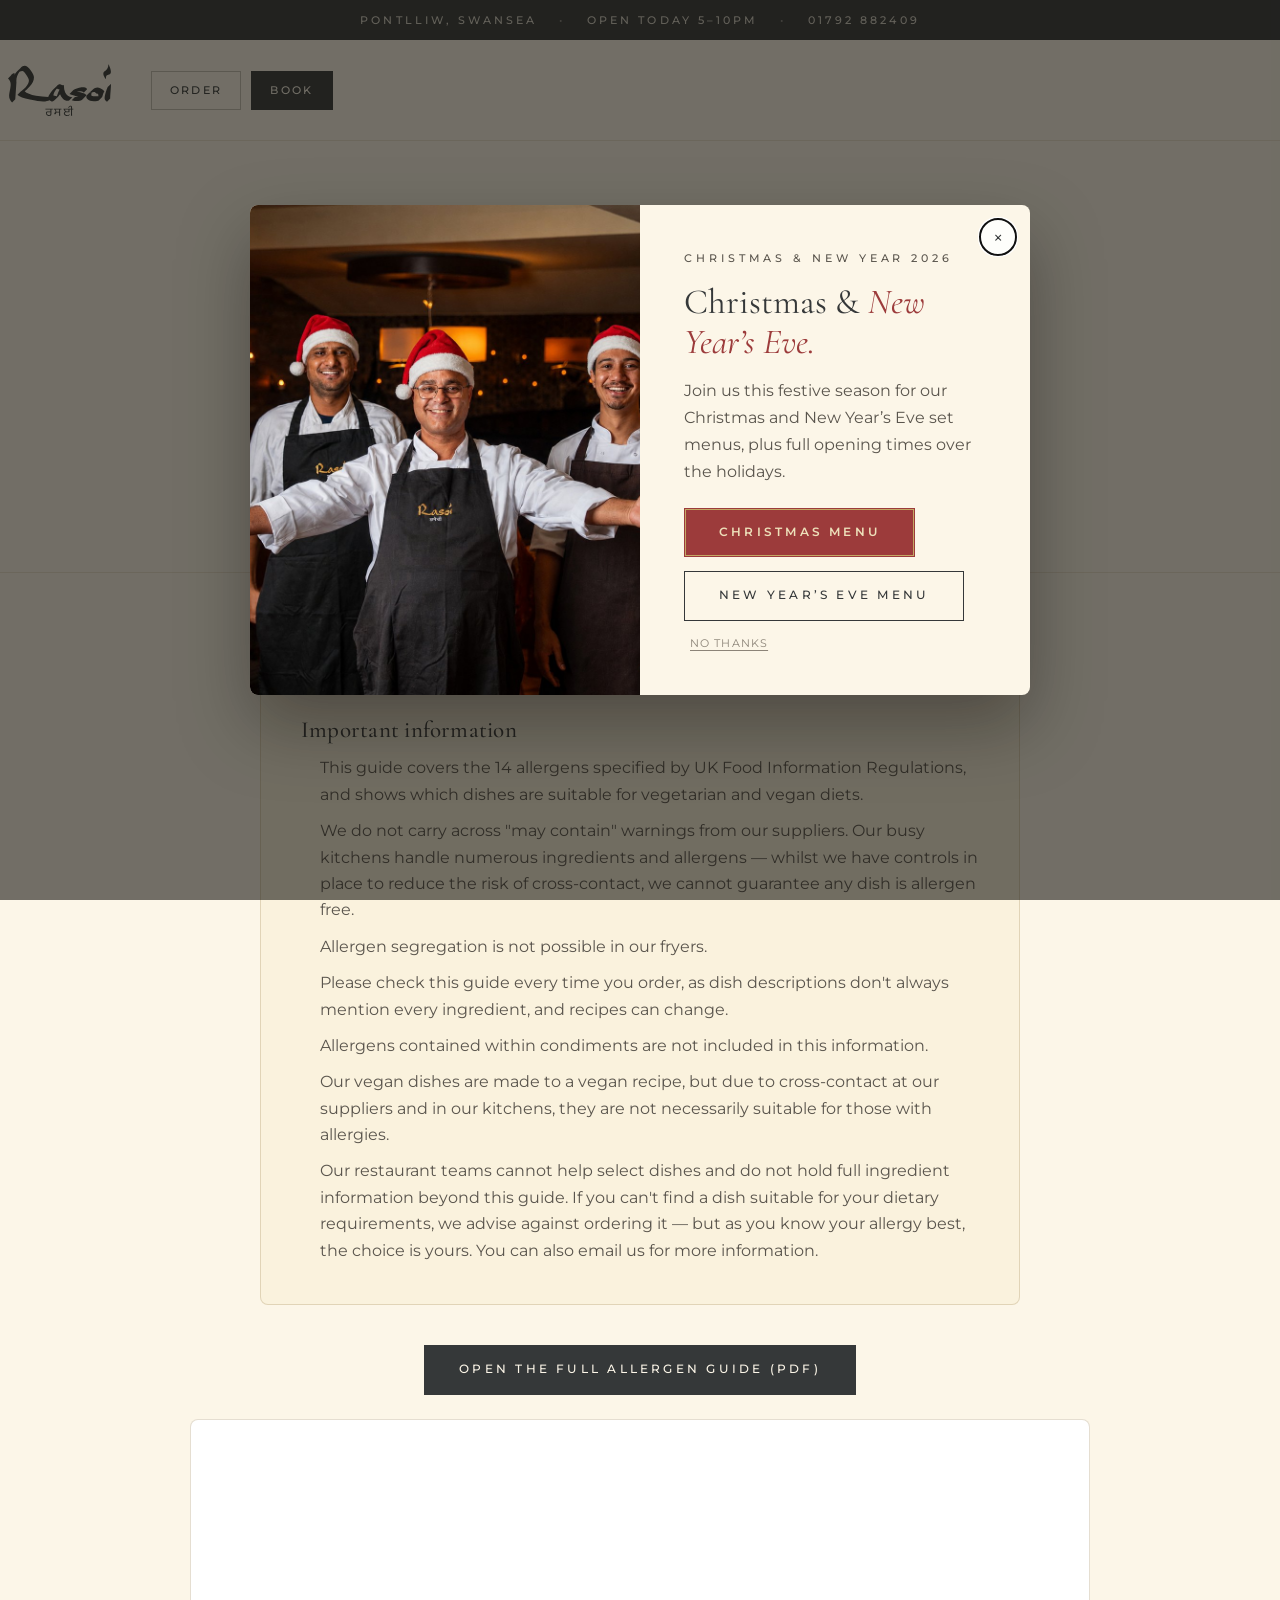
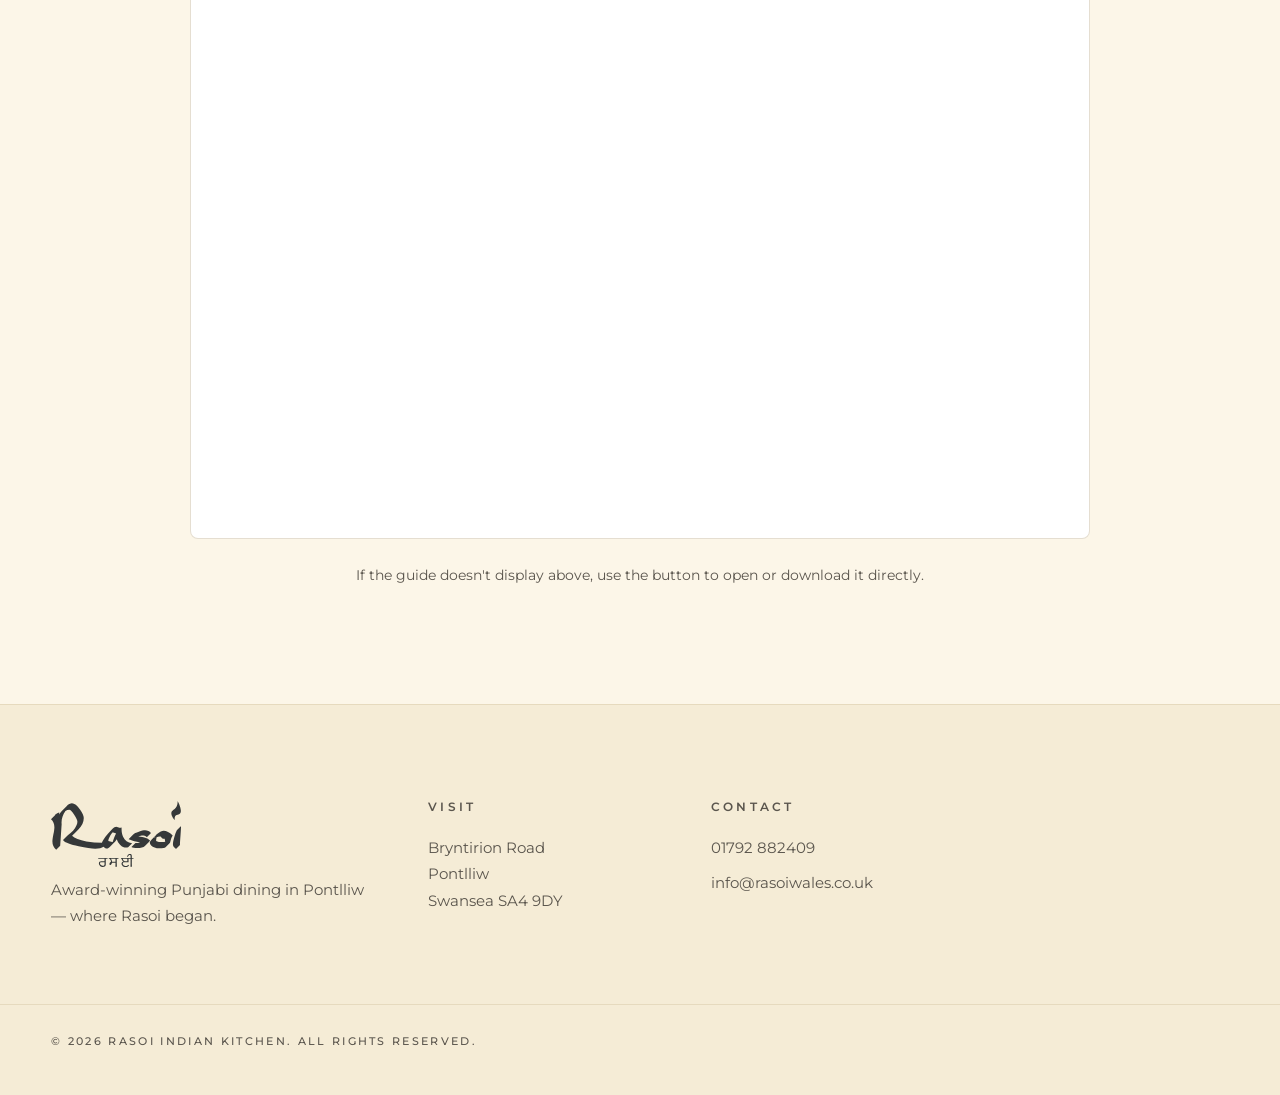
<file: allergen-guide.html>
<!DOCTYPE html>
<html lang="en">
<head>
  <meta charset="UTF-8" />
  <meta name="viewport" content="width=device-width, initial-scale=1.0" />
  <title>Allergen Guide · Rasoi Indian Kitchen</title>
  <meta name="robots" content="noindex, nofollow" />
  <link rel="preconnect" href="https://fonts.googleapis.com" />
  <link rel="preconnect" href="https://fonts.gstatic.com" crossorigin />
  <link href="https://fonts.googleapis.com/css2?family=Cormorant+Garamond:ital,wght@0,400;0,500;0,600;1,400;1,500&family=Montserrat:wght@300;400;500;600&display=swap" rel="stylesheet" />
  <link rel="stylesheet" href="assets/styles.css?v=18" />
  <link rel="icon" type="image/png" href="assets/brand/Rasoi_GoldSanskrit.svg?v=2" />

  <style>
    .allergen-info {
      max-width: 760px;
      margin: 0 auto 40px;
      background: var(--ivory);
      border: 1px solid var(--border);
      border-radius: var(--radius-lg);
      padding: clamp(24px, 4vw, 40px);
    }
    .allergen-info h3 {
      margin-top: 0;
    }
    .allergen-info ul {
      margin: 0;
      padding-left: 1.2em;
      color: var(--charcoal);
      line-height: 1.65;
    }
    .allergen-info li + li {
      margin-top: 10px;
    }
    .allergen-pdf {
      max-width: 900px;
      margin: 0 auto;
      text-align: center;
    }
    .allergen-pdf__frame {
      width: 100%;
      height: 80vh;
      min-height: 480px;
      border: 1px solid var(--border);
      border-radius: var(--radius-lg);
      background: #fff;
    }
    .allergen-pdf__fallback {
      margin-top: 16px;
      color: var(--charcoal);
      font-size: 0.9rem;
    }
  </style>
</head>
<body>
  <div class="utility-bar">
    <div class="container utility-bar__inner">
      <span class="utility-bar__item">Pontlliw, Swansea</span>
      <span class="utility-bar__divider">•</span>
      <span class="utility-bar__item" data-open-today>Open Tuesday–Sunday</span>
      <span class="utility-bar__divider">•</span>
      <a class="utility-bar__item" href="tel:01792882409">01792 882409</a>
    </div>
  </div>

  <header class="header" id="site-header">
    <div class="container header__inner">
      <a href="index.html" class="logo"><img src="assets/brand/Rasoi_GoldSanskrit.svg?v=2" alt="Rasoi" /></a>
      <div class="header__cta">
        <a href="https://rasoi-takeaway.square.site/" target="_blank" rel="noopener" class="btn btn--ghost btn--sm">Order</a>
        <a href="https://www.sevenrooms.com/landing/rasoibryntirionroad" target="_blank" rel="noopener" class="btn btn--primary btn--sm">Book</a>
      </div>
    </div>
  </header>

  <section class="page-hero">
    <div class="container">
      <p class="eyebrow eyebrow--center">Allergen Guide</p>
      <h1 class="display">Eat with <em>confidence.</em></h1>
      <p>We take food allergies, dietary requirements and coeliac disease seriously. Please read the important information below, and always tell a member of staff about your allergy before ordering.</p>
    </div>
  </section>

  <section class="section">
    <div class="allergen-info">
      <h3>Important information</h3>
      <ul>
        <li>This guide covers the 14 allergens specified by UK Food Information Regulations, and shows which dishes are suitable for vegetarian and vegan diets.</li>
        <li>We do not carry across "may contain" warnings from our suppliers. Our busy kitchens handle numerous ingredients and allergens — whilst we have controls in place to reduce the risk of cross-contact, we cannot guarantee any dish is allergen free.</li>
        <li>Allergen segregation is not possible in our fryers.</li>
        <li>Please check this guide every time you order, as dish descriptions don't always mention every ingredient, and recipes can change.</li>
        <li>Allergens contained within condiments are not included in this information.</li>
        <li>Our vegan dishes are made to a vegan recipe, but due to cross-contact at our suppliers and in our kitchens, they are not necessarily suitable for those with allergies.</li>
        <li>Our restaurant teams cannot help select dishes and do not hold full ingredient information beyond this guide. If you can't find a dish suitable for your dietary requirements, we advise against ordering it — but as you know your allergy best, the choice is yours. You can also email us for more information.</li>
      </ul>
    </div>

    <div class="allergen-pdf">
      <a href="assets/menus/allergen-guide.pdf" target="_blank" rel="noopener" class="btn btn--primary">Open the full Allergen Guide (PDF)</a>
      <iframe class="allergen-pdf__frame" style="margin-top:24px;" src="assets/menus/allergen-guide.pdf" title="Rasoi Allergen Guide PDF"></iframe>
      <p class="allergen-pdf__fallback">If the guide doesn't display above, use the button to open or download it directly.</p>
    </div>
  </section>

  <footer class="footer">
    <div class="container footer__grid">
      <div class="footer__brand">
        <img src="assets/brand/Rasoi_GoldSanskrit.svg?v=2" alt="Rasoi" class="footer__logo" />
        <p>Award-winning Punjabi dining in Pontlliw — where Rasoi began.</p>
      </div>
      <div class="footer__col">
        <h4>Visit</h4>
        <address>Bryntirion Road<br/>Pontlliw<br/>Swansea SA4 9DY</address>
      </div>
      <div class="footer__col">
        <h4>Contact</h4>
        <ul class="plain-list">
          <li><a href="tel:01792882409">01792 882409</a></li>
          <li><a href="mailto:info@rasoiwales.co.uk">info@rasoiwales.co.uk</a></li>
        </ul>
      </div>
    </div>
    <div class="container footer__legal">
      <p>&copy; <span id="year">2026</span> Rasoi Indian Kitchen. All rights reserved.</p>
    </div>
  </footer>

  <script src="assets/script.js?v=23"></script>
</body>
</html>
</file>
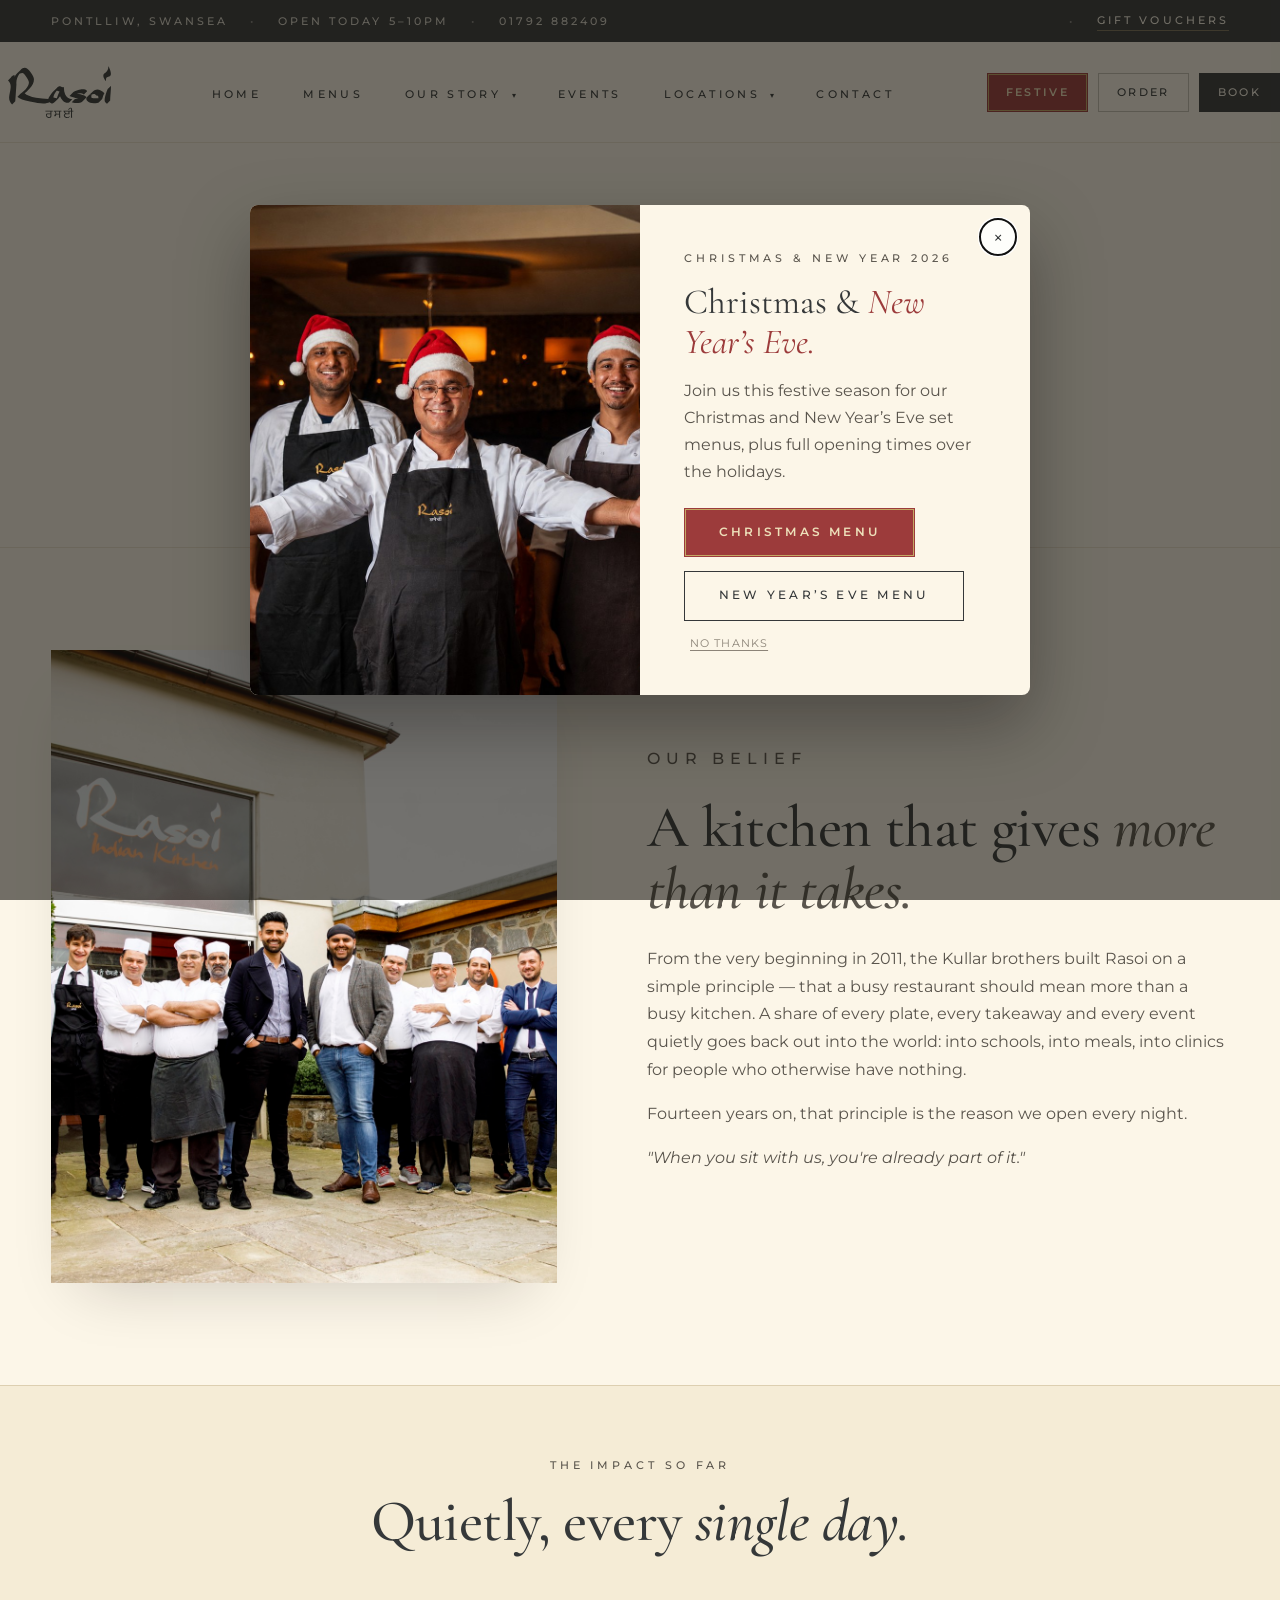
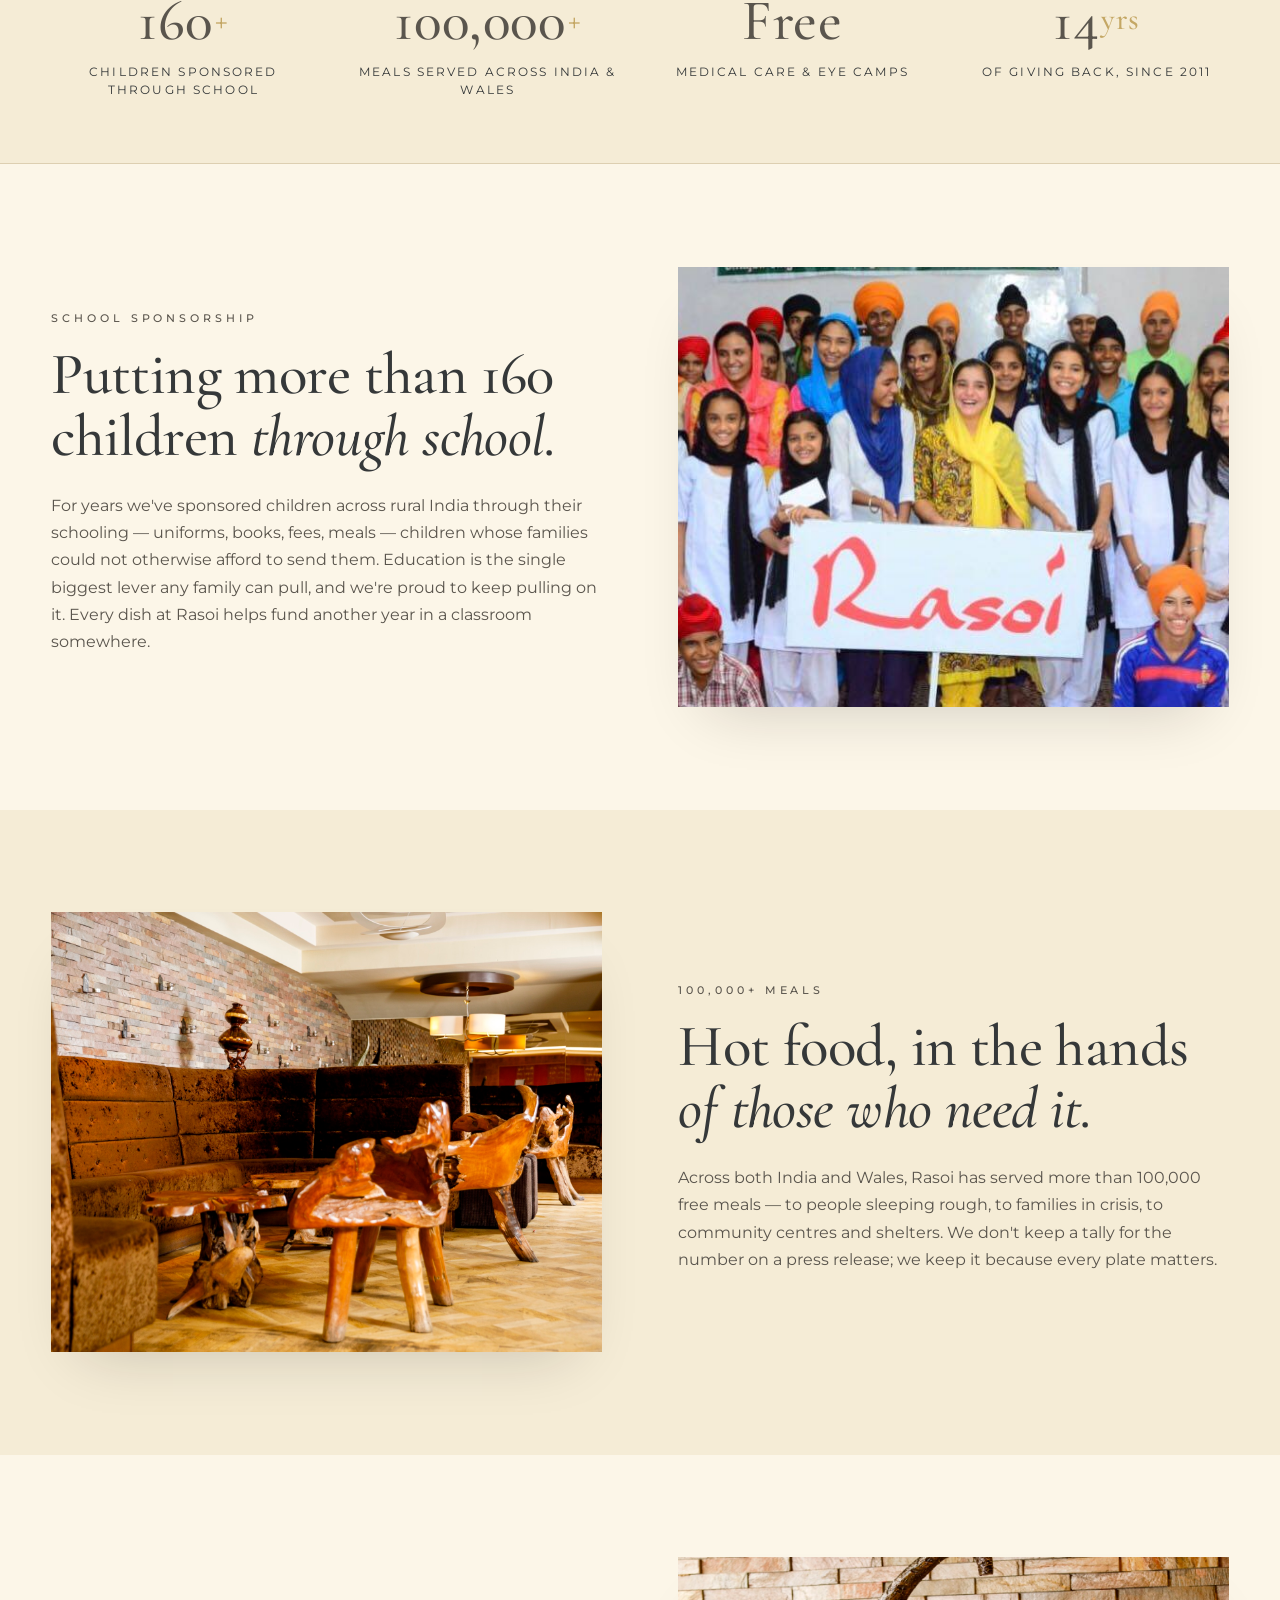
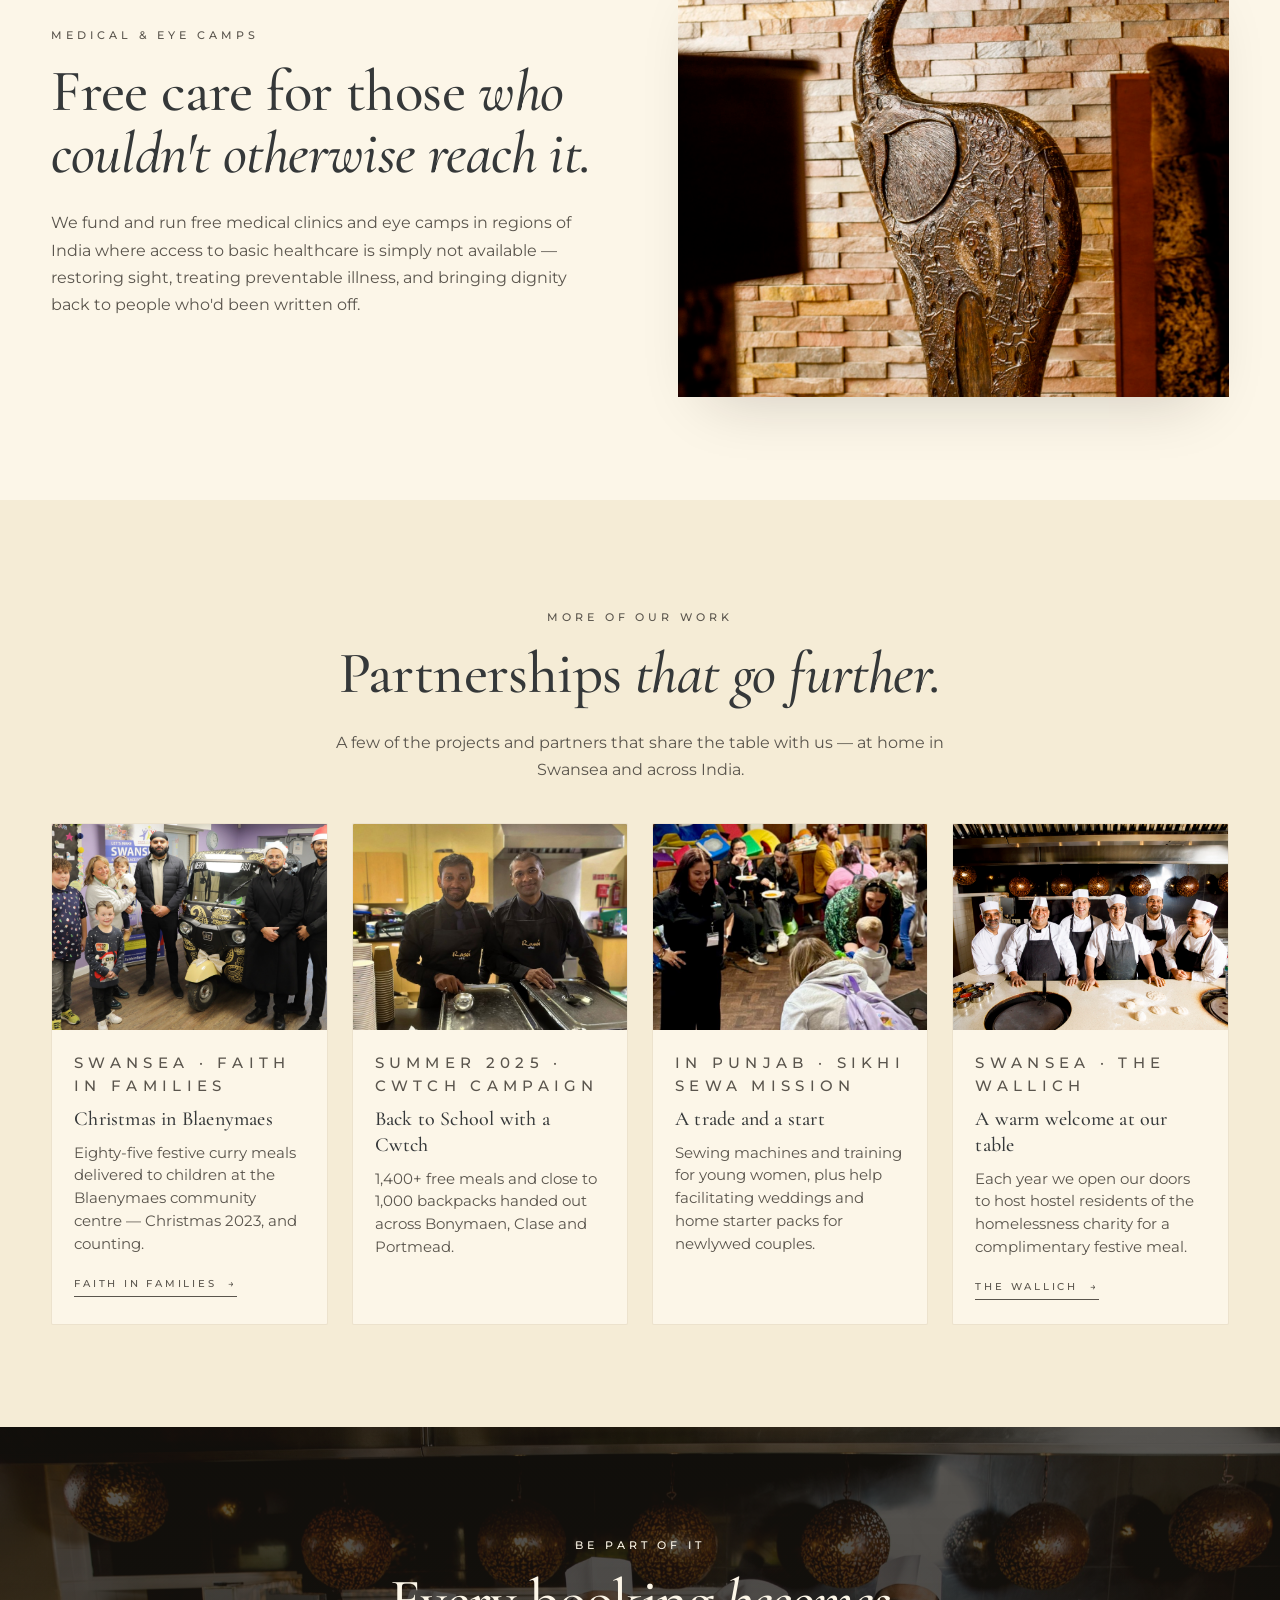
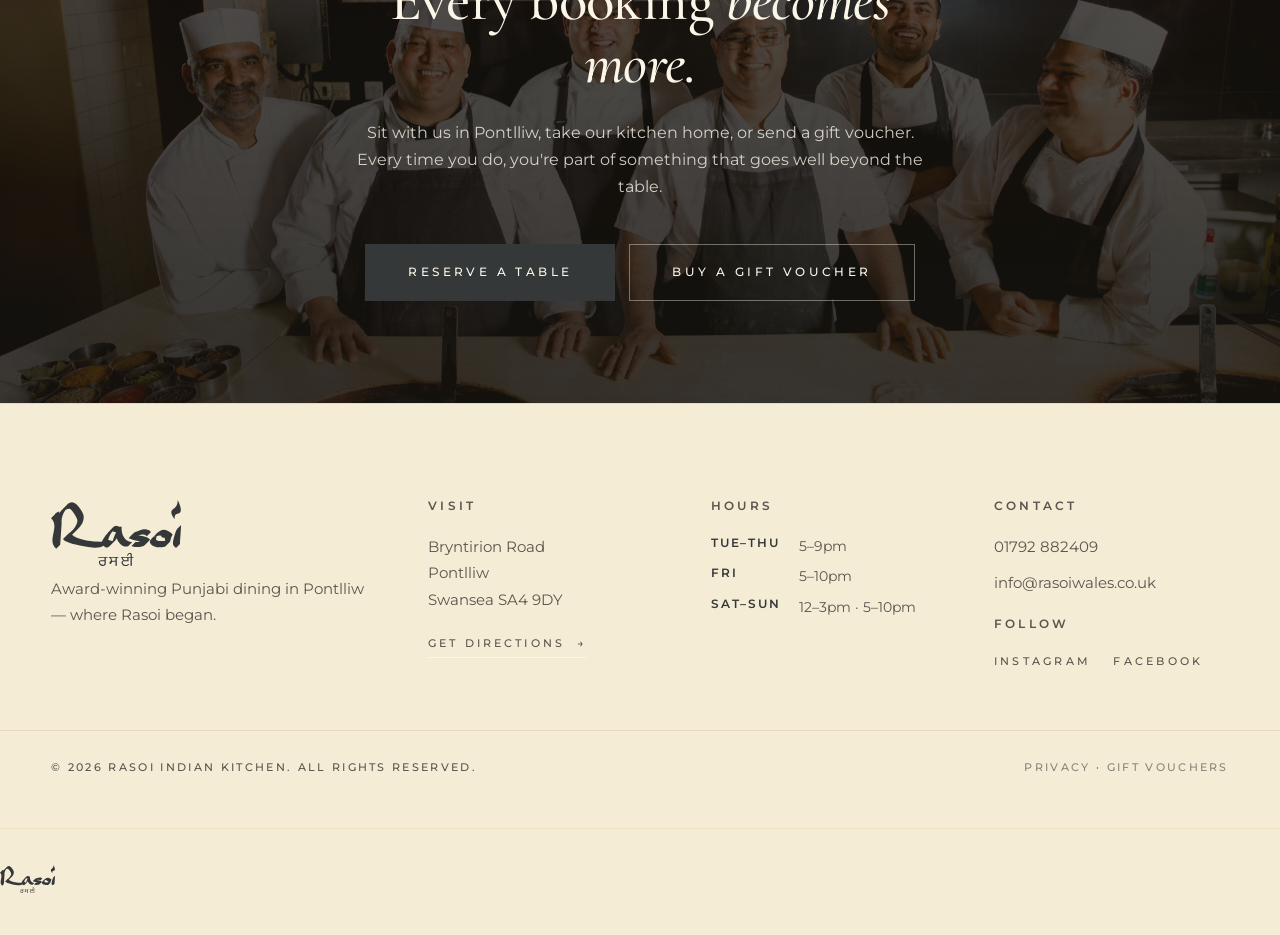
<file: charity.html>
<!DOCTYPE html>
<html lang="en">
<head>
  <meta charset="UTF-8" />
  <meta name="viewport" content="width=device-width, initial-scale=1.0" />
  <title>Charity · Rasoi Indian Kitchen</title>
  <meta name="description" content="Beyond the table — Rasoi's charity work funds school sponsorships, meals across India and Wales, free medical care and eye camps for those who otherwise have no access." />
  <link rel="preconnect" href="https://fonts.googleapis.com" />
  <link rel="preconnect" href="https://fonts.gstatic.com" crossorigin />
  <link href="https://fonts.googleapis.com/css2?family=Cormorant+Garamond:ital,wght@0,400;0,500;0,600;1,400;1,500&family=Montserrat:wght@300;400;500;600&display=swap" rel="stylesheet" />
  <link rel="stylesheet" href="assets/styles.css?v=18" />
  <link rel="icon" type="image/png" href="assets/brand/Rasoi_GoldSanskrit.svg?v=2" />
  <link rel="canonical" href="https://www.rasoiindiankitchen.co.uk/charity.html" />

  <meta property="og:type" content="website" />
  <meta property="og:site_name" content="Rasoi Indian Kitchen" />
  <meta property="og:title" content="Charity · Rasoi Indian Kitchen" />
  <meta property="og:description" content="Hospitality that reaches further than the table — school sponsorships, 100,000+ meals, free medical care and eye camps." />
  <meta property="og:url" content="https://www.rasoiindiankitchen.co.uk/charity.html" />
  <meta property="og:image" content="https://www.rasoiindiankitchen.co.uk/assets/images/rasoi-011.jpg" />
  <meta property="og:locale" content="en_GB" />
  <meta name="twitter:card" content="summary_large_image" />
  <meta name="twitter:image" content="https://www.rasoiindiankitchen.co.uk/assets/images/rasoi-011.jpg" />

  <style>
    /* "Sit with us" reserve background */
    .book::before {
      background:
        linear-gradient(180deg, rgba(23,20,15,0.72), rgba(23,20,15,0.86)),
        url('assets/images/rasoi-008.jpg') center/cover;
    }
    /* 4-up stats override for this page */
    .charity-stats--four .charity-stats__grid { grid-template-columns: repeat(4, 1fr); }
    @media (max-width: 960px) { .charity-stats--four .charity-stats__grid { grid-template-columns: repeat(2, 1fr); } }
    @media (max-width: 600px) { .charity-stats--four .charity-stats__grid { grid-template-columns: 1fr; } }
    .charity-stat__plus {
      font-size: 0.55em;
      vertical-align: 0.32em;
      margin-left: 2px;
      color: var(--gold-500);
    }

    /* Small partnership cards — "More of our work" */
    .charity-mini-grid {
      display: grid;
      grid-template-columns: repeat(4, 1fr);
      gap: 24px;
      margin-top: 40px;
    }
    .charity-mini {
      background: var(--cream);
      border: 1px solid var(--border-soft);
      border-radius: 2px;
      overflow: hidden;
      display: flex;
      flex-direction: column;
    }
    .charity-mini__media {
      margin: 0;
      aspect-ratio: 4/3;
      overflow: hidden;
    }
    .charity-mini__media img {
      width: 100%;
      height: 100%;
      object-fit: cover;
      display: block;
    }
    .charity-mini__body { padding: 22px 22px 24px; }
    .charity-mini__body .eyebrow { margin: 0 0 8px; }
    .charity-mini__body h3 {
      font-family: var(--font-display);
      font-size: 1.25rem;
      font-weight: 500;
      margin: 0 0 10px;
      color: var(--ink);
      line-height: 1.3;
    }
    .charity-mini__body p {
      font-size: 0.92rem;
      line-height: 1.55;
      color: var(--charcoal);
      margin: 0 0 12px;
    }
    .charity-mini__body .link-arrow { margin-top: 4px; font-size: 0.62rem; }
    @media (max-width: 1024px) {
      .charity-mini-grid { grid-template-columns: repeat(2, 1fr); }
    }
    @media (max-width: 600px) {
      .charity-mini-grid { grid-template-columns: 1fr; }
    }
  </style>
</head>
<body>
  <div class="utility-bar">
    <div class="container utility-bar__inner">
      <span class="utility-bar__item">Pontlliw, Swansea</span>
      <span class="utility-bar__divider">•</span>
      <span class="utility-bar__item" data-open-today>Open Tuesday–Sunday</span>
      <span class="utility-bar__divider">•</span>
      <a class="utility-bar__item" href="tel:01792882409">01792 882409</a>
      <span class="utility-bar__divider utility-bar__divider--push">•</span>
      <a class="utility-bar__item utility-bar__item--accent" href="https://app.squareup.com/gift/MLWVNGW1SMGBS/order" target="_blank" rel="noopener">Gift Vouchers</a>
    </div>
  </div>

  <header class="header" id="site-header">
    <div class="container header__inner">
      <a href="index.html" class="logo"><img src="assets/brand/Rasoi_GoldSanskrit.svg?v=2" alt="Rasoi" /></a>
      <nav class="nav" id="primary-nav" aria-label="Primary">
        <ul>
          <li><a href="index.html">Home</a></li>
          <li><a href="menus.html">Menus</a></li>
          <li class="has-dropdown">
            <a href="about.html" aria-haspopup="true" aria-expanded="false">Our Story <span class="caret" aria-hidden="true">▾</span></a>
            <ul class="dropdown" role="menu">
              <li role="none"><a role="menuitem" href="about.html">Our Story <span class="dropdown__sub">Family recipes &amp; heritage</span></a></li>
              <li role="none"><a role="menuitem" href="charity.html" class="active">Charity <span class="dropdown__sub">Giving back, in India &amp; the UK</span></a></li>
            </ul>
          </li>
          <li><a href="events.html">Events</a></li>
          <li class="has-dropdown">
            <a href="#" aria-haspopup="true" aria-expanded="false">Locations <span class="caret" aria-hidden="true">▾</span></a>
            <ul class="dropdown" role="menu">
              <li role="none"><a role="menuitem" href="contact.html">Rasoi Indian Kitchen <span class="dropdown__sub">Pontlliw SA4 9DY</span></a></li>
              <li role="none"><a role="menuitem" href="https://rasoiwaterfront.co.uk" target="_blank" rel="noopener">Rasoi Waterfront <span class="dropdown__sub">Swansea SA1 8PL</span></a></li>
              <li role="none"><a role="menuitem" href="https://www.rasoi-catering.co.uk/" target="_blank" rel="noopener">Rasoi Catering <span class="dropdown__sub">Outdoor &amp; off-site events</span></a></li>
            </ul>
          </li>
          <li><a href="contact.html">Contact</a></li>
          <li class="nav-mobile-extra"><a href="https://app.squareup.com/gift/MLWVNGW1SMGBS/order" target="_blank" rel="noopener">Gift Vouchers</a></li>
        </ul>
      </nav>
      <div class="header__cta">
        <a href="christmas.html" class="btn btn--christmas btn--sm">Festive</a>
        <a href="https://rasoi-takeaway.square.site/" target="_blank" rel="noopener" class="btn btn--ghost btn--sm">Order</a>
        <a href="https://www.sevenrooms.com/landing/rasoibryntirionroad" target="_blank" rel="noopener" class="btn btn--primary btn--sm">Book</a>
      </div>
      <button class="nav-toggle" aria-expanded="false" aria-controls="primary-nav" aria-label="Toggle navigation">
        <span></span><span></span><span></span>
      </button>
    </div>
  </header>

  <section class="page-hero">
    <div class="container">
      <p class="eyebrow eyebrow--center">Charity</p>
      <h1 class="display">Beyond <em>the table.</em></h1>
      <p>Rasoi was built on the idea that hospitality should reach further than the table.
        Every booking, every takeaway, every shared plate quietly funds something else.</p>
    </div>
  </section>

  <section class="about-lead">
    <div class="container about-lead__grid">
      <div class="about-lead__media">
        <img src="assets/images/rasoi-011.jpg" alt="The Rasoi team outside the Pontlliw restaurant" />
      </div>
      <div class="about-lead__copy">
        <p class="eyebrow">Our Belief</p>
        <h2 class="display">A kitchen that gives <em>more than it takes.</em></h2>
        <p>From the very beginning in 2011, the Kullar brothers built Rasoi on a simple principle —
          that a busy restaurant should mean more than a busy kitchen. A share of every plate, every
          takeaway and every event quietly goes back out into the world: into schools, into meals,
          into clinics for people who otherwise have nothing.</p>
        <p>Fourteen years on, that principle is the reason we open every night.</p>
        <p><em>"When you sit with us, you're already part of it."</em></p>
      </div>
    </div>
  </section>

  <section class="charity-stats charity-stats--four">
    <div class="container">
      <header class="section__head section__head--center" style="text-align:center; margin: 0 auto 40px;">
        <p class="eyebrow eyebrow--center">The Impact So Far</p>
        <h2 class="display">Quietly, every <em>single day.</em></h2>
      </header>
      <ul class="charity-stats__grid">
        <li class="charity-stat">
          <span class="charity-stat__num">160<span class="charity-stat__plus">+</span></span>
          <span class="charity-stat__label">Children sponsored through school</span>
        </li>
        <li class="charity-stat">
          <span class="charity-stat__num">100,000<span class="charity-stat__plus">+</span></span>
          <span class="charity-stat__label">Meals served across India &amp; Wales</span>
        </li>
        <li class="charity-stat">
          <span class="charity-stat__num">Free</span>
          <span class="charity-stat__label">Medical care &amp; eye camps</span>
        </li>
        <li class="charity-stat">
          <span class="charity-stat__num">14<span class="charity-stat__plus">yrs</span></span>
          <span class="charity-stat__label">Of giving back, since 2011</span>
        </li>
      </ul>
    </div>
  </section>

  <section class="section">
    <div class="container events-teaser__grid">
      <div class="events-teaser__copy">
        <p class="eyebrow">School Sponsorship</p>
        <h2 class="display">Putting more than 160 children <em>through school.</em></h2>
        <p>For years we've sponsored children across rural India through their schooling — uniforms,
          books, fees, meals — children whose families could not otherwise afford to send them.
          Education is the single biggest lever any family can pull, and we're proud to keep pulling
          on it. Every dish at Rasoi helps fund another year in a classroom somewhere.</p>
      </div>
      <div class="events-teaser__media">
        <img src="assets/images/charity-india-kids.jpg" alt="Children in India holding the Rasoi sign — sponsored through school by Rasoi" />
      </div>
    </div>
  </section>

  <section class="section section--light">
    <div class="container events-teaser__grid">
      <div class="events-teaser__media">
        <img src="assets/images/rasoi-100.jpg" alt="Chefs in the Rasoi kitchen" />
      </div>
      <div class="events-teaser__copy">
        <p class="eyebrow">100,000+ Meals</p>
        <h2 class="display">Hot food, in the hands <em>of those who need it.</em></h2>
        <p>Across both India and Wales, Rasoi has served more than 100,000 free meals — to people
          sleeping rough, to families in crisis, to community centres and shelters. We don't keep
          a tally for the number on a press release; we keep it because every plate matters.</p>
      </div>
    </div>
  </section>

  <section class="section">
    <div class="container events-teaser__grid">
      <div class="events-teaser__copy">
        <p class="eyebrow">Medical &amp; Eye Camps</p>
        <h2 class="display">Free care for those <em>who couldn't otherwise reach it.</em></h2>
        <p>We fund and run free medical clinics and eye camps in regions of India where access to
          basic healthcare is simply not available — restoring sight, treating preventable illness,
          and bringing dignity back to people who'd been written off.</p>
      </div>
      <div class="events-teaser__media">
        <img src="assets/images/rasoi-096.jpg" alt="Hand-carved seating at Rasoi" />
      </div>
    </div>
  </section>

  <section class="section section--light">
    <div class="container">
      <header class="section__head section__head--center" style="text-align:center; margin: 0 auto 24px;">
        <p class="eyebrow eyebrow--center">More of our work</p>
        <h2 class="display">Partnerships <em>that go further.</em></h2>
        <p style="max-width: 56ch; margin: 14px auto 0; color: var(--charcoal);">A few of the projects and partners that share the table with us — at home in Swansea and across India.</p>
      </header>
      <div class="charity-mini-grid">
        <article class="charity-mini">
          <figure class="charity-mini__media">
            <img src="assets/images/charity-fif-christmas.jpg" alt="Rasoi delivering Christmas curry meals to children at a Faith in Families community centre" loading="lazy" />
          </figure>
          <div class="charity-mini__body">
            <p class="eyebrow">Swansea · Faith in Families</p>
            <h3>Christmas in Blaenymaes</h3>
            <p>Eighty-five festive curry meals delivered to children at the Blaenymaes community centre — Christmas 2023, and counting.</p>
            <a href="https://faithinfamilies.wales/" target="_blank" rel="noopener" class="link-arrow">Faith in Families</a>
          </div>
        </article>

        <article class="charity-mini">
          <figure class="charity-mini__media">
            <img src="assets/images/charity-fif-school-1.jpg" alt="Rasoi serving butter chicken at a Back to School with a Cwtch event in Swansea" loading="lazy" />
          </figure>
          <div class="charity-mini__body">
            <p class="eyebrow">Summer 2025 · Cwtch Campaign</p>
            <h3>Back to School with a Cwtch</h3>
            <p>1,400+ free meals and close to 1,000 backpacks handed out across Bonymaen, Clase and Portmead.</p>
          </div>
        </article>

        <article class="charity-mini">
          <figure class="charity-mini__media">
            <img src="assets/images/charity-fif-school-2.jpg" alt="Children collecting school supplies at a Faith in Families community event" loading="lazy" />
          </figure>
          <div class="charity-mini__body">
            <p class="eyebrow">In Punjab · Sikhi Sewa Mission</p>
            <h3>A trade and a start</h3>
            <p>Sewing machines and training for young women, plus help facilitating weddings and home starter packs for newlywed couples.</p>
          </div>
        </article>

        <article class="charity-mini">
          <figure class="charity-mini__media">
            <img src="assets/images/rasoi-008.jpg" alt="A Rasoi waiter setting a banquet table" loading="lazy" />
          </figure>
          <div class="charity-mini__body">
            <p class="eyebrow">Swansea · The Wallich</p>
            <h3>A warm welcome at our table</h3>
            <p>Each year we open our doors to host hostel residents of the homelessness charity for a complimentary festive meal.</p>
            <a href="https://www.thewallich.com/" target="_blank" rel="noopener" class="link-arrow">The Wallich</a>
          </div>
        </article>
      </div>
    </div>
  </section>

  <section class="section book" id="book">
    <div class="container book__inner">
      <p class="eyebrow eyebrow--center">Be part of it</p>
      <h2 class="display">Every booking <em>becomes more.</em></h2>
      <p>Sit with us in Pontlliw, take our kitchen home, or send a gift voucher.
        Every time you do, you're part of something that goes well beyond the table.</p>
      <div class="book__ctas">
        <a href="https://www.sevenrooms.com/landing/rasoibryntirionroad" target="_blank" rel="noopener" class="btn btn--primary btn--large">Reserve a table</a>
        <a href="https://app.squareup.com/gift/MLWVNGW1SMGBS/order" target="_blank" rel="noopener" class="btn btn--ghost btn--large">Buy a gift voucher</a>
      </div>
    </div>
  </section>

  <footer class="footer">
    <div class="container footer__grid">
      <div class="footer__brand">
        <img src="assets/brand/Rasoi_GoldSanskrit.svg?v=2" alt="Rasoi" class="footer__logo" />
        <p>Award-winning Punjabi dining in Pontlliw — where Rasoi began.</p>
      </div>
      <div class="footer__col">
        <h4>Visit</h4>
        <address>Bryntirion Road<br/>Pontlliw<br/>Swansea SA4 9DY</address>
        <a href="https://maps.google.com/?q=Rasoi+Indian+Kitchen+Pontlliw" target="_blank" rel="noopener" class="link-arrow link-arrow--light">Get directions</a>
      </div>
      <div class="footer__col">
        <h4>Hours</h4>
        <dl class="hours">
          <dt>Tue–Thu</dt><dd>5–9pm</dd>
          <dt>Fri</dt><dd>5–10pm</dd>
          <dt>Sat–Sun</dt><dd>12–3pm · 5–10pm</dd>
        </dl>
      </div>
      <div class="footer__col">
        <h4>Contact</h4>
        <ul class="plain-list">
          <li><a href="tel:01792882409">01792 882409</a></li>
          <li><a href="mailto:info@rasoiwales.co.uk">info@rasoiwales.co.uk</a></li>
        </ul>
        <h4 class="mt">Follow</h4>
        <ul class="social">
          <li><a href="https://instagram.com/rasoiwales" target="_blank" rel="noopener">Instagram</a></li>
          <li><a href="https://facebook.com/rasoiindiankitchen" target="_blank" rel="noopener">Facebook</a></li>
        </ul>
      </div>
    </div>
    <div class="container footer__legal">
      <p>&copy; <span id="year">2026</span> Rasoi Indian Kitchen. All rights reserved.</p>
      <p><a href="#">Privacy</a> · <a href="https://app.squareup.com/gift/MLWVNGW1SMGBS/order" target="_blank" rel="noopener">Gift Vouchers</a></p>
    </div>
    <div class="container footer__sanskrit"><img src="assets/brand/Rasoi_GoldSanskrit.svg?v=2" alt="ਰਸੋਈ" /></div>
  </footer>

  <script src="assets/script.js?v=23"></script>
</body>
</html>
</file>
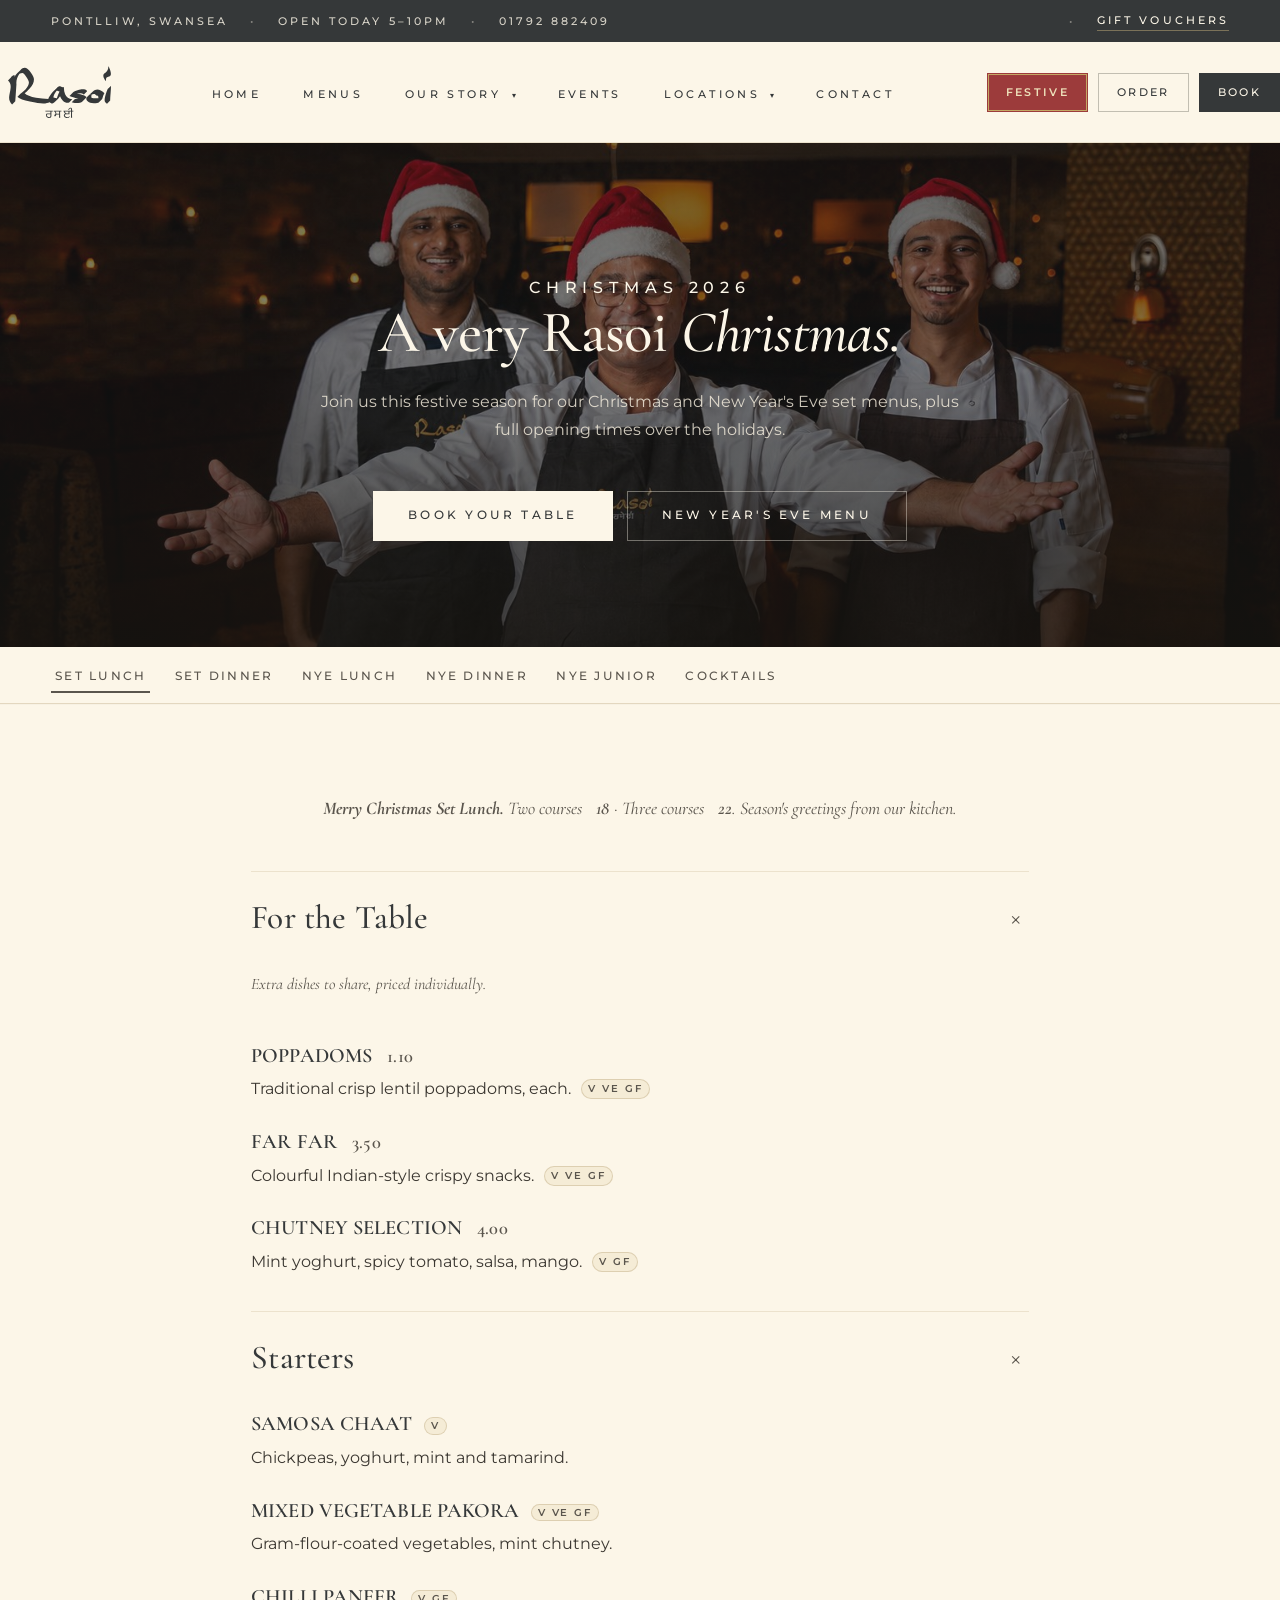
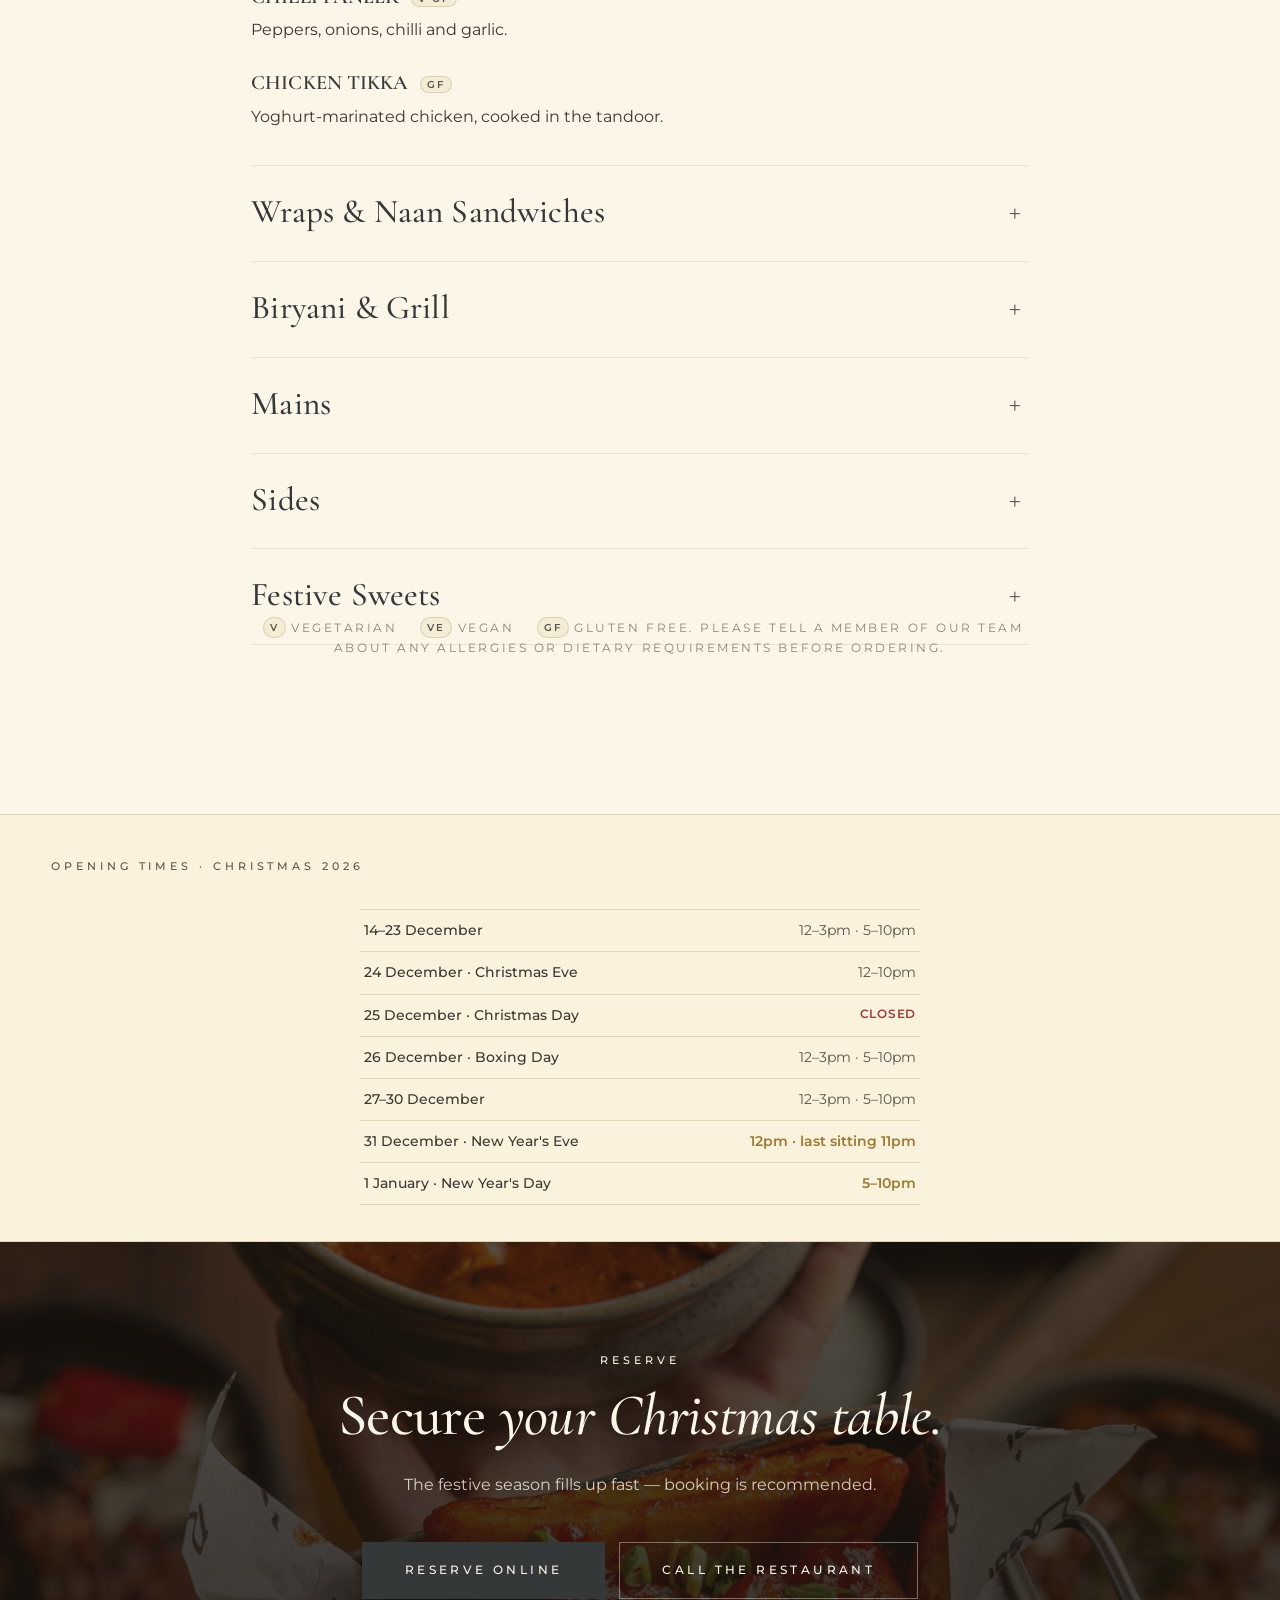
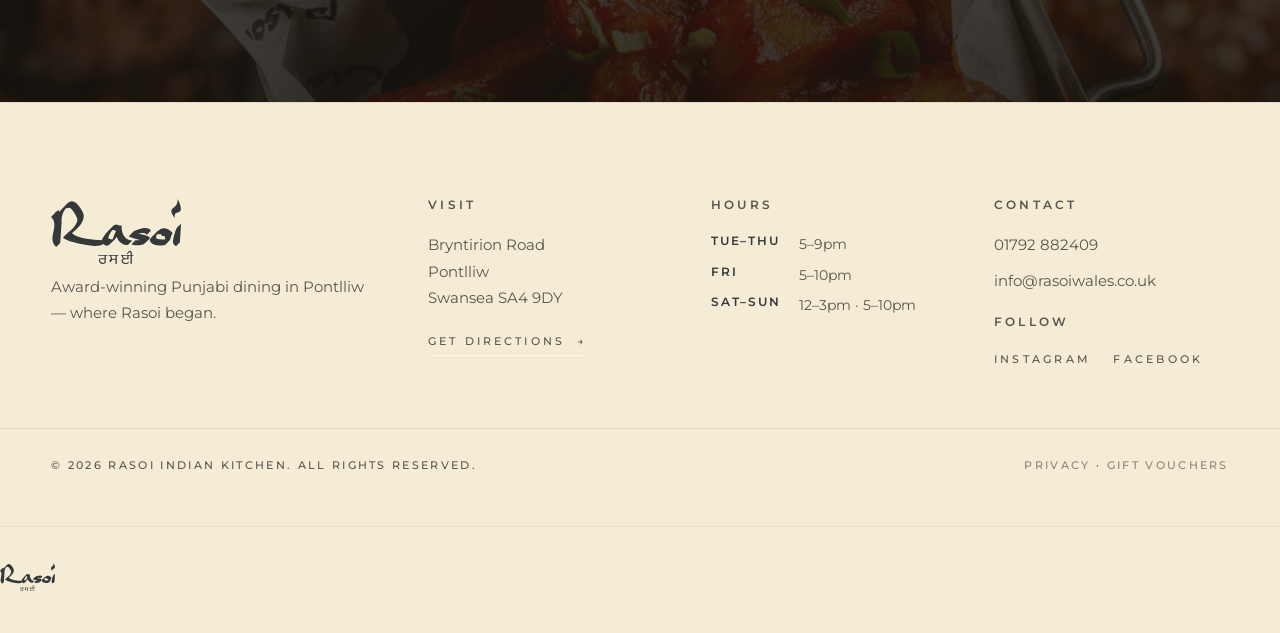
<file: christmas.html>
<!DOCTYPE html>
<html lang="en">
<head>
  <meta charset="UTF-8" />
  <meta name="viewport" content="width=device-width, initial-scale=1.0" />
  <title>Christmas 2026 · Rasoi Indian Kitchen</title>
  <meta name="description" content="Celebrate Christmas 2026 at Rasoi Indian Kitchen, Pontlliw — festive set lunch and dinner menus, New Year's Eve set menus, and opening times over the holidays." />
  <link rel="preconnect" href="https://fonts.googleapis.com" />
  <link rel="preconnect" href="https://fonts.gstatic.com" crossorigin />
  <link href="https://fonts.googleapis.com/css2?family=Cormorant+Garamond:ital,wght@0,400;0,500;0,600;1,400;1,500&family=Montserrat:wght@300;400;500;600&display=swap" rel="stylesheet" />
  <link rel="stylesheet" href="assets/styles.css?v=18" />
  <link rel="preload" as="image" href="assets/images/christmas-team-hero.jpg" fetchpriority="high" />
  <link rel="icon" type="image/png" href="assets/brand/Rasoi_GoldSanskrit.svg?v=2" />
  <link rel="canonical" href="https://www.rasoiindiankitchen.co.uk/christmas.html" />

  <style>
    .book::before {
      background:
        linear-gradient(180deg, rgba(23,20,15,0.72), rgba(23,20,15,0.86)),
        url('assets/images/food-platter.jpg') center/cover;
    }
  </style>

  <meta property="og:type" content="website" />
  <meta property="og:site_name" content="Rasoi Indian Kitchen" />
  <meta property="og:title" content="Christmas 2026 · Rasoi Indian Kitchen" />
  <meta property="og:description" content="Festive set menus, New Year's Eve set menus and holiday opening times at Rasoi Indian Kitchen." />
  <meta property="og:url" content="https://www.rasoiindiankitchen.co.uk/christmas.html" />
  <meta property="og:image" content="https://www.rasoiindiankitchen.co.uk/assets/images/christmas-team-hero.jpg" />
  <meta property="og:locale" content="en_GB" />
  <meta name="twitter:card" content="summary_large_image" />
  <meta name="twitter:image" content="https://www.rasoiindiankitchen.co.uk/assets/images/christmas-team-hero.jpg" />
</head>
<body>
  <div class="utility-bar">
    <div class="container utility-bar__inner">
      <span class="utility-bar__item">Pontlliw, Swansea</span>
      <span class="utility-bar__divider">•</span>
      <span class="utility-bar__item" data-open-today>Open Tuesday–Sunday</span>
      <span class="utility-bar__divider">•</span>
      <a class="utility-bar__item" href="tel:01792882409">01792 882409</a>
      <span class="utility-bar__divider utility-bar__divider--push">•</span>
      <a class="utility-bar__item utility-bar__item--accent" href="https://app.squareup.com/gift/MLWVNGW1SMGBS/order" target="_blank" rel="noopener">Gift Vouchers</a>
    </div>
  </div>

  <header class="header" id="site-header">
    <div class="container header__inner">
      <a href="index.html" class="logo"><img src="assets/brand/Rasoi_GoldSanskrit.svg?v=2" alt="Rasoi" /></a>
      <nav class="nav" id="primary-nav" aria-label="Primary">
        <ul>
          <li><a href="index.html">Home</a></li>
          <li><a href="menus.html">Menus</a></li>
          <li class="has-dropdown">
            <a href="about.html" aria-haspopup="true" aria-expanded="false">Our Story <span class="caret" aria-hidden="true">▾</span></a>
            <ul class="dropdown" role="menu">
              <li role="none"><a role="menuitem" href="about.html">Our Story <span class="dropdown__sub">Family recipes &amp; heritage</span></a></li>
              <li role="none"><a role="menuitem" href="charity.html">Charity <span class="dropdown__sub">Giving back, in India &amp; the UK</span></a></li>
            </ul>
          </li>
          <li><a href="events.html">Events</a></li>
          <li class="has-dropdown">
            <a href="#" aria-haspopup="true" aria-expanded="false">Locations <span class="caret" aria-hidden="true">▾</span></a>
            <ul class="dropdown" role="menu">
              <li role="none"><a role="menuitem" href="contact.html">Rasoi Indian Kitchen <span class="dropdown__sub">Pontlliw SA4 9DY</span></a></li>
              <li role="none"><a role="menuitem" href="https://rasoiwaterfront.co.uk" target="_blank" rel="noopener">Rasoi Waterfront <span class="dropdown__sub">Swansea SA1 8PL</span></a></li>
              <li role="none"><a role="menuitem" href="https://www.rasoi-catering.co.uk/" target="_blank" rel="noopener">Rasoi Catering <span class="dropdown__sub">Outdoor &amp; off-site events</span></a></li>
            </ul>
          </li>
          <li><a href="contact.html">Contact</a></li>
          <li class="nav-mobile-extra"><a href="https://app.squareup.com/gift/MLWVNGW1SMGBS/order" target="_blank" rel="noopener">Gift Vouchers</a></li>
        </ul>
      </nav>
      <div class="header__cta">
        <a href="christmas.html" class="btn btn--christmas btn--sm">Festive</a>
        <a href="https://rasoi-takeaway.square.site/" target="_blank" rel="noopener" class="btn btn--ghost btn--sm">Order</a>
        <a href="https://www.sevenrooms.com/landing/rasoibryntirionroad" target="_blank" rel="noopener" class="btn btn--primary btn--sm">Book</a>
      </div>
      <button class="nav-toggle" aria-expanded="false" aria-controls="primary-nav" aria-label="Toggle navigation">
        <span></span><span></span><span></span>
      </button>
    </div>
  </header>

  <section class="page-hero page-hero--image">
    <div class="page-hero__media" aria-hidden="true">
      <img src="assets/images/christmas-team-hero.jpg" alt="" width="1536" height="1024" />
      <div class="page-hero__overlay"></div>
    </div>
    <div class="container page-hero__content">
      <p class="eyebrow eyebrow--center">Christmas 2026</p>
      <h1 class="display">A very Rasoi <em>Christmas.</em></h1>
      <p>Join us this festive season for our Christmas and New Year's Eve set menus, plus full opening times over the holidays.</p>
      <div class="hero__ctas">
        <a href="https://www.sevenrooms.com/landing/rasoibryntirionroad" target="_blank" rel="noopener" class="btn btn--primary">Book your table</a>
        <a href="#nye-dinner" class="btn btn--ghost">New Year's Eve menu</a>
      </div>
    </div>
  </section>

  <!-- Christmas menu navigation -->
  <nav class="menu-tabs" aria-label="Christmas menu sections">
    <div class="container">
      <ul class="menu-tabs__list" role="tablist">
        <li><button class="menu-tab is-active" role="tab" aria-selected="true" data-target="xmas-setlunch">Set Lunch</button></li>
        <li><button class="menu-tab" role="tab" aria-selected="false" data-target="xmas-setdinner">Set Dinner</button></li>
        <li><button class="menu-tab" role="tab" aria-selected="false" data-target="nye-lunch">NYE Lunch</button></li>
        <li><button class="menu-tab" role="tab" aria-selected="false" data-target="nye-dinner">NYE Dinner</button></li>
        <li><button class="menu-tab" role="tab" aria-selected="false" data-target="nye-junior">NYE Junior</button></li>
        <li><button class="menu-tab" role="tab" aria-selected="false" data-target="xmas-cocktails">Cocktails</button></li>
      </ul>
    </div>
  </nav>

  <section class="menu-section">
    <div class="container menu-section__inner">

      <!-- CHRISTMAS SET LUNCH -->
      <article class="menu-pane is-active" id="xmas-setlunch" role="tabpanel">
        <p class="menu-pane__intro"><strong>Merry Christmas Set Lunch.</strong> Two courses <span class="price">18</span> · Three courses <span class="price">22</span>. Season's greetings from our kitchen.</p>

        <details class="menu-cat" open>
          <summary><span class="menu-cat__name">For the Table</span><span class="menu-cat__chev" aria-hidden="true">+</span></summary>
          <div class="menu-cat__body">
            <p class="menu-cat__note">Extra dishes to share, priced individually.</p>
            <div class="dish"><div class="dish__head"><h4>Poppadoms <span class="price">1.10</span></h4></div><p>Traditional crisp lentil poppadoms, each. <span class="diet">V VE GF</span></p></div>
            <div class="dish"><div class="dish__head"><h4>Far Far <span class="price">3.50</span></h4></div><p>Colourful Indian-style crispy snacks. <span class="diet">V VE GF</span></p></div>
            <div class="dish"><div class="dish__head"><h4>Chutney Selection <span class="price">4.00</span></h4></div><p>Mint yoghurt, spicy tomato, salsa, mango. <span class="diet">V GF</span></p></div>
          </div>
        </details>

        <details class="menu-cat" open>
          <summary><span class="menu-cat__name">Starters</span><span class="menu-cat__chev" aria-hidden="true">+</span></summary>
          <div class="menu-cat__body">
            <div class="dish"><div class="dish__head"><h4>Samosa Chaat <span class="diet">V</span></h4></div><p>Chickpeas, yoghurt, mint and tamarind.</p></div>
            <div class="dish"><div class="dish__head"><h4>Mixed Vegetable Pakora <span class="diet">V VE GF</span></h4></div><p>Gram-flour-coated vegetables, mint chutney.</p></div>
            <div class="dish"><div class="dish__head"><h4>Chilli Paneer <span class="diet">V GF</span></h4></div><p>Peppers, onions, chilli and garlic.</p></div>
            <div class="dish"><div class="dish__head"><h4>Chicken Tikka <span class="diet">GF</span></h4></div><p>Yoghurt-marinated chicken, cooked in the tandoor.</p></div>
          </div>
        </details>

        <details class="menu-cat">
          <summary><span class="menu-cat__name">Wraps &amp; Naan Sandwiches</span><span class="menu-cat__chev" aria-hidden="true">+</span></summary>
          <div class="menu-cat__body">
            <div class="dish"><div class="dish__head"><h4>Chicken or Paneer Tikka Wrap <span class="diet">V option</span></h4></div><p>Tandoori chicken or paneer, salad, mint chutney and fries.</p></div>
            <div class="dish"><div class="dish__head"><h4>Sheekh Kebab Naan Sandwich</h4></div><p>Spiced lamb kebab, salad and mint chutney in warm naan.</p></div>
            <div class="dish"><div class="dish__head"><h4>Butter Chicken Naan Sandwich</h4></div><p>Butter chicken, salad and pickled onions in warm naan.</p></div>
            <div class="dish"><div class="dish__head"><h4>Aloo Tikki Naan Sandwich <span class="diet">V</span></h4></div><p>Spiced potato tikki, salad, mint and tamarind in warm naan.</p></div>
          </div>
        </details>

        <details class="menu-cat">
          <summary><span class="menu-cat__name">Biryani &amp; Grill</span><span class="menu-cat__chev" aria-hidden="true">+</span></summary>
          <div class="menu-cat__body">
            <div class="dish"><div class="dish__head"><h4>Lucknow Chicken Biryani</h4></div><p>Layered with chicken and biryani spices.</p></div>
            <div class="dish"><div class="dish__head"><h4>Vegetable Biryani <span class="diet">V</span></h4></div><p>Layered with vegetables and biryani spices.</p></div>
            <div class="dish"><div class="dish__head"><h4>Hyderabadi Lamb <span class="diet">GF</span> <span class="diet">+£4</span></h4></div><p>Slow-cooked lamb, rich Hyderabadi-style sauce.</p></div>
            <div class="dish"><div class="dish__head"><h4>Chicken or Paneer Shashlik <span class="diet">V option</span> <span class="diet">GF</span> <span class="diet">+£4</span></h4></div><p>Peppers and onions, makhani sauce.</p></div>
          </div>
        </details>

        <details class="menu-cat">
          <summary><span class="menu-cat__name">Mains</span><span class="menu-cat__chev" aria-hidden="true">+</span></summary>
          <div class="menu-cat__body">
            <p class="menu-cat__note">Served with a choice of side (see below) — not available with biryani, wraps or naan sandwiches.</p>
            <div class="dish"><div class="dish__head"><h4>Chicken Korma <span class="diet">GF</span></h4></div><p>Mild, creamy coconut and almond sauce.</p></div>
            <div class="dish"><div class="dish__head"><h4>Butter Chicken <span class="diet">GF</span></h4></div><p>Rich, creamy tomato and fenugreek sauce.</p></div>
            <div class="dish"><div class="dish__head"><h4>Punjabi Murgh Masala <span class="diet">GF</span></h4></div><p>Chicken tikka, medium-spiced masala sauce.</p></div>
            <div class="dish"><div class="dish__head"><h4>Punjabi Shahi Paneer <span class="diet">V GF</span></h4></div><p>Rich and creamy Punjabi-style sauce.</p></div>
            <div class="dish"><div class="dish__head"><h4>Vegan Jalfrezi <span class="diet">V VE GF</span></h4></div><p>Mixed vegetables and peppers, tomato sauce.</p></div>
            <div class="dish"><div class="dish__head"><h4>Lamb Rogan Josh <span class="diet">GF</span> <span class="diet">+£4</span></h4></div><p>Tomatoes, Kashmiri chilli and aromatic spices.</p></div>
          </div>
        </details>

        <details class="menu-cat">
          <summary><span class="menu-cat__name">Sides</span><span class="menu-cat__chev" aria-hidden="true">+</span></summary>
          <div class="menu-cat__body menu-cat__body--cols">
            <p class="menu-cat__note">Choose one with each main. Not available with biryani, wraps or naan sandwiches.</p>
            <div class="dish dish--line"><h4>Tandoori Naan</h4></div>
            <div class="dish dish--line"><h4>Garlic &amp; Coriander Naan</h4></div>
            <div class="dish dish--line"><h4>Steamed Rice</h4></div>
            <div class="dish dish--line"><h4>Pilau Rice</h4></div>
            <div class="dish dish--line"><h4>Chips</h4></div>
            <div class="dish dish--line"><h4>Masala Chips</h4></div>
          </div>
        </details>

        <details class="menu-cat">
          <summary><span class="menu-cat__name">Festive Sweets</span><span class="menu-cat__chev" aria-hidden="true">+</span></summary>
          <div class="menu-cat__body">
            <div class="dish"><div class="dish__head"><h4>Gulab Jamun Cheesecake <span class="diet">V</span></h4></div><p>Creamy cheesecake topped with gulab jamun.</p></div>
            <div class="dish"><div class="dish__head"><h4>Sticky Toffee Pudding <span class="diet">V GF</span></h4></div><p>Toffee sauce and vanilla ice cream.</p></div>
            <div class="dish"><div class="dish__head"><h4>Malai Kulfi <span class="diet">V GF</span></h4></div><p>Topped with pistachios.</p></div>
            <div class="dish"><div class="dish__head"><h4>Mango Sorbet <span class="diet">V VE GF</span></h4></div><p>Refreshing sorbet made with sweet mango.</p></div>
          </div>
        </details>

        <p class="menu-pane__legend"><span class="diet">V</span> Vegetarian &nbsp; <span class="diet">VE</span> Vegan &nbsp; <span class="diet">GF</span> Gluten free. Please tell a member of our team about any allergies or dietary requirements before ordering.</p>
      </article>

      <!-- CHRISTMAS SET DINNER -->
      <article class="menu-pane" id="xmas-setdinner" role="tabpanel" hidden>
        <p class="menu-pane__intro"><strong>Festive Set Dinner.</strong> Two courses <span class="price">27</span> · Three courses <span class="price">31</span>. Served through December, from 5pm. Season's greetings from our kitchen.</p>

        <details class="menu-cat" open>
          <summary><span class="menu-cat__name">For the Table</span><span class="menu-cat__chev" aria-hidden="true">+</span></summary>
          <div class="menu-cat__body">
            <p class="menu-cat__note">Extra dishes to share, priced individually.</p>
            <div class="dish"><div class="dish__head"><h4>Poppadoms <span class="price">1.10</span></h4></div><p>Traditional crisp lentil poppadoms, each. <span class="diet">V VE GF</span></p></div>
            <div class="dish"><div class="dish__head"><h4>Far Far <span class="price">3.50</span></h4></div><p>Colourful Indian-style crispy snacks. <span class="diet">V VE GF</span></p></div>
            <div class="dish"><div class="dish__head"><h4>Chutney Selection <span class="price">4.00</span></h4></div><p>Mint yoghurt, spicy tomato, onion salsa and mango chutney. <span class="diet">V GF</span></p></div>
          </div>
        </details>

        <details class="menu-cat" open>
          <summary><span class="menu-cat__name">Starters</span><span class="menu-cat__chev" aria-hidden="true">+</span></summary>
          <div class="menu-cat__body">
            <div class="dish"><div class="dish__head"><h4>Samosa Chaat <span class="diet">V</span></h4></div><p>Punjabi samosa with chickpeas, yoghurt, mint, tamarind and pomegranate.</p></div>
            <div class="dish"><div class="dish__head"><h4>Chilli Paneer <span class="diet">V GF</span></h4></div><p>Paneer tossed with peppers, onions, chilli and garlic.</p></div>
            <div class="dish"><div class="dish__head"><h4>Mixed Vegetable Pakora <span class="diet">V VE GF</span></h4></div><p>Crispy gram-flour-coated vegetables served with garlic chutney.</p></div>
            <div class="dish"><div class="dish__head"><h4>Chicken Tikka <span class="diet">GF</span></h4></div><p>Mint and yoghurt-marinated chicken cooked in the tandoor.</p></div>
            <div class="dish"><div class="dish__head"><h4>Galuti Kebab</h4></div><p>Delicately spiced lamb kebab served on roti bread.</p></div>
          </div>
        </details>

        <details class="menu-cat">
          <summary><span class="menu-cat__name">Main Courses</span><span class="menu-cat__chev" aria-hidden="true">+</span></summary>
          <div class="menu-cat__body">
            <p class="menu-cat__note">One side included with each main course (see below) — not included with biryani dishes.</p>
            <div class="dish"><div class="dish__head"><h4>Punjabi Murgh Masala <span class="diet">GF</span></h4></div><p>Chicken tikka in a rich, medium-spiced Punjabi masala sauce.</p></div>
            <div class="dish"><div class="dish__head"><h4>Chicken Korma <span class="diet">GF</span></h4></div><p>Tender chicken in a mild, creamy coconut sauce with almond flakes.</p></div>
            <div class="dish"><div class="dish__head"><h4>Lamb Rogan Josh <span class="diet">GF</span> <span class="diet">+£4</span></h4></div><p>Tender lamb cooked with tomatoes, Kashmiri chilli and aromatic spices.</p></div>
            <div class="dish"><div class="dish__head"><h4>Black Daal <span class="diet">V GF</span></h4></div><p>Slow-cooked black lentils finished with butter and cream.</p></div>
            <div class="dish"><div class="dish__head"><h4>Vegan Jalfrezi <span class="diet">V VE GF</span></h4></div><p>Mixed vegetables and peppers in a vibrant tomato sauce.</p></div>
            <div class="dish"><div class="dish__head"><h4>Punjabi Shahi Paneer <span class="diet">V GF</span></h4></div><p>Paneer cooked in a rich and creamy Punjabi-style sauce.</p></div>
          </div>
        </details>

        <details class="menu-cat">
          <summary><span class="menu-cat__name">Biryani</span><span class="menu-cat__chev" aria-hidden="true">+</span></summary>
          <div class="menu-cat__body">
            <div class="dish"><div class="dish__head"><h4>Lucknow Chicken Biryani</h4></div><p>Aromatic basmati rice layered with chicken and biryani spices.</p></div>
            <div class="dish"><div class="dish__head"><h4>Delhi Vegetable Biryani <span class="diet">V</span></h4></div><p>Aromatic basmati rice layered with vegetables and biryani spices.</p></div>
            <div class="dish"><div class="dish__head"><h4>Hyderabadi Lamb Biryani <span class="diet">+£4</span></h4></div><p>Basmati layered with lamb, slow-cooked on dum.</p></div>
          </div>
        </details>

        <details class="menu-cat">
          <summary><span class="menu-cat__name">Grill</span><span class="menu-cat__chev" aria-hidden="true">+</span></summary>
          <div class="menu-cat__body">
            <div class="dish"><div class="dish__head"><h4>Chicken Tikka Shashlik <span class="diet">GF</span> <span class="diet">+£2</span></h4></div><p>Tandoori chicken with peppers and onions, served with makhani sauce.</p></div>
            <div class="dish"><div class="dish__head"><h4>Paneer Tikka Shashlik <span class="diet">V GF</span> <span class="diet">+£2</span></h4></div><p>Lightly spiced paneer, peppers and onions grilled in the tandoor.</p></div>
          </div>
        </details>

        <details class="menu-cat">
          <summary><span class="menu-cat__name">Side Orders</span><span class="menu-cat__chev" aria-hidden="true">+</span></summary>
          <div class="menu-cat__body menu-cat__body--cols">
            <p class="menu-cat__note">One side included with each main course. Side dishes are not included with biryani dishes.</p>
            <div class="dish dish--line"><h4>Tandoori Naan</h4></div>
            <div class="dish dish--line"><h4>Peshawari Naan</h4></div>
            <div class="dish dish--line"><h4>Garlic &amp; Coriander Naan</h4></div>
            <div class="dish dish--line"><h4>Cheese Naan</h4></div>
            <div class="dish dish--line"><h4>Keema Naan</h4></div>
            <div class="dish dish--line"><h4>Steamed Rice</h4></div>
            <div class="dish dish--line"><h4>Mushroom Rice</h4></div>
            <div class="dish dish--line"><h4>Keema Rice</h4></div>
            <div class="dish dish--line"><h4>Pilau Rice</h4></div>
          </div>
        </details>

        <details class="menu-cat">
          <summary><span class="menu-cat__name">Festive Desserts</span><span class="menu-cat__chev" aria-hidden="true">+</span></summary>
          <div class="menu-cat__body">
            <div class="dish"><div class="dish__head"><h4>Gulab Jamun Cheesecake <span class="diet">V</span></h4></div><p>Creamy cheesecake topped with gulab jamun.</p></div>
            <div class="dish"><div class="dish__head"><h4>Sticky Toffee Pudding <span class="diet">V GF</span></h4></div><p>Warm pudding with toffee sauce and vanilla ice cream.</p></div>
            <div class="dish"><div class="dish__head"><h4>Malai Kulfi <span class="diet">V GF</span></h4></div><p>Traditional cardamom ice cream topped with pistachios.</p></div>
            <div class="dish"><div class="dish__head"><h4>Mango Sorbet <span class="diet">V VE GF</span></h4></div><p>Refreshing sweet mango sorbet.</p></div>
          </div>
        </details>

        <p class="menu-pane__legend"><span class="diet">V</span> Vegetarian &nbsp; <span class="diet">VE</span> Vegan &nbsp; <span class="diet">GF</span> Gluten free. Please tell a member of our team about any allergies or dietary requirements before ordering.</p>
      </article>

      <!-- NEW YEAR'S EVE SET LUNCH -->
      <article class="menu-pane" id="nye-lunch" role="tabpanel" hidden>
        <p class="menu-pane__intro"><strong>New Year's Eve Set Lunch.</strong> Four courses <span class="price">28</span> per person. 31 December, 12pm with last sitting at 3pm.</p>

        <details class="menu-cat" open>
          <summary><span class="menu-cat__name">To Start</span><span class="menu-cat__chev" aria-hidden="true">+</span></summary>
          <div class="menu-cat__body">
            <div class="dish"><div class="dish__head"><h4>Poppadoms &amp; Chutneys</h4></div><p>For the table.</p></div>
          </div>
        </details>

        <details class="menu-cat" open>
          <summary><span class="menu-cat__name">Small Plates</span><span class="menu-cat__chev" aria-hidden="true">+</span></summary>
          <div class="menu-cat__body">
            <p class="menu-cat__note">Choose one.</p>
            <div class="dish"><div class="dish__head"><h4>Samosa Chaat <span class="diet">V</span></h4></div><p>Punjabi samosa with chickpeas, yoghurt, mint, tamarind and pomegranate.</p></div>
            <div class="dish"><div class="dish__head"><h4>Punjabi Pakora <span class="diet">V VE GF</span></h4></div><p>Onion, vegetable and spinach pakora, deep fried.</p></div>
            <div class="dish"><div class="dish__head"><h4>Chilli Paneer <span class="diet">V GF</span></h4></div><p>Paneer tossed with peppers, onions, chilli and garlic.</p></div>
            <div class="dish"><div class="dish__head"><h4>Chicken Tikka <span class="diet">GF</span></h4></div><p>Chicken marinated with mint, yoghurt and aromatic spices, then chargrilled in the tandoor.</p></div>
            <div class="dish"><div class="dish__head"><h4>Lamb Bao</h4></div><p>Steamed bao buns with slow-cooked pulled lamb.</p></div>
            <div class="dish"><div class="dish__head"><h4>Tandoori Salmon <span class="diet">GF</span></h4></div><p>Salmon marinated with yoghurt, herbs and aromatic spices, then cooked in the tandoor.</p></div>
          </div>
        </details>

        <details class="menu-cat">
          <summary><span class="menu-cat__name">Curries</span><span class="menu-cat__chev" aria-hidden="true">+</span></summary>
          <div class="menu-cat__body">
            <p class="menu-cat__note">Choose one main course from curries, biryani or the grill. One side included (see below).</p>
            <div class="dish"><div class="dish__head"><h4>Punjabi Murgh Masala <span class="diet">GF</span></h4></div><p>Chicken tikka in a rich, medium-spiced Punjabi masala sauce.</p></div>
            <div class="dish"><div class="dish__head"><h4>Chicken Korma <span class="diet">GF</span></h4></div><p>Tender chicken in a mild, creamy coconut sauce finished with almond flakes.</p></div>
            <div class="dish"><div class="dish__head"><h4>Chicken Balti <span class="diet">GF</span></h4></div><p>Chicken cooked with onions and peppers in a rich, medium-spiced balti sauce.</p></div>
            <div class="dish"><div class="dish__head"><h4>Muscat Gosht <span class="diet">GF</span></h4></div><p>Slow-cooked lamb in a rich sauce of caramelised onions and aromatic spices.</p></div>
            <div class="dish"><div class="dish__head"><h4>Black Daal <span class="diet">V GF</span></h4></div><p>Slow-cooked black lentils finished with butter and cream.</p></div>
            <div class="dish"><div class="dish__head"><h4>Vegan Jalfrezi <span class="diet">V VE GF</span></h4></div><p>Mixed vegetables and peppers in a vibrant tomato and chilli sauce.</p></div>
          </div>
        </details>

        <details class="menu-cat">
          <summary><span class="menu-cat__name">Biryani</span><span class="menu-cat__chev" aria-hidden="true">+</span></summary>
          <div class="menu-cat__body">
            <p class="menu-cat__note">Served with makhani sauce.</p>
            <div class="dish"><div class="dish__head"><h4>Hyderabadi Lamb Biryani</h4></div><p>Aromatic basmati rice layered with tender lamb and traditional biryani spices.</p></div>
            <div class="dish"><div class="dish__head"><h4>Lucknow Chicken Biryani</h4></div><p>Aromatic basmati rice layered with chicken and traditional biryani spices.</p></div>
            <div class="dish"><div class="dish__head"><h4>Delhi Vegetable Biryani <span class="diet">V VE</span></h4></div><p>Aromatic basmati rice layered with vegetables and traditional biryani spices.</p></div>
          </div>
        </details>

        <details class="menu-cat">
          <summary><span class="menu-cat__name">From the Grill</span><span class="menu-cat__chev" aria-hidden="true">+</span></summary>
          <div class="menu-cat__body">
            <p class="menu-cat__note">Served with makhani sauce.</p>
            <div class="dish"><div class="dish__head"><h4>Chicken Tikka Shashlik <span class="diet">GF</span></h4></div><p>Tandoori chicken with peppers and onions.</p></div>
            <div class="dish"><div class="dish__head"><h4>Paneer Tikka Shashlik <span class="diet">V GF</span></h4></div><p>Lightly spiced paneer, peppers and onions grilled in the tandoor.</p></div>
            <div class="dish"><div class="dish__head"><h4>Butter Chicken Chops <span class="diet">GF</span></h4></div><p>Tandoori chicken chops in a smooth, mildly spiced makhani sauce.</p></div>
            <div class="dish"><div class="dish__head"><h4>Mixed Grill <span class="diet">GF</span></h4></div><p>Chicken tikka, seekh kebab and tandoori lamb chop, served sizzling.</p></div>
          </div>
        </details>

        <details class="menu-cat">
          <summary><span class="menu-cat__name">Sides</span><span class="menu-cat__chev" aria-hidden="true">+</span></summary>
          <div class="menu-cat__body menu-cat__body--cols">
            <p class="menu-cat__note">One side with your main. Biryanis are already layered with rice, so choose a naan or chips to go with yours.</p>
            <div class="dish dish--line"><h4>Tandoori Naan</h4></div>
            <div class="dish dish--line"><h4>Garlic &amp; Coriander Naan</h4></div>
            <div class="dish dish--line"><h4>Steamed Rice</h4></div>
            <div class="dish dish--line"><h4>Pilau Rice</h4></div>
            <div class="dish dish--line"><h4>Chips</h4></div>
            <div class="dish dish--line"><h4>Masala Chips</h4></div>
          </div>
        </details>

        <details class="menu-cat">
          <summary><span class="menu-cat__name">Desserts</span><span class="menu-cat__chev" aria-hidden="true">+</span></summary>
          <div class="menu-cat__body">
            <p class="menu-cat__note">Choose one.</p>
            <div class="dish"><div class="dish__head"><h4>Lotus Biscoff Cheesecake <span class="diet">V</span></h4></div><p>Served with cream.</p></div>
            <div class="dish"><div class="dish__head"><h4>Magnum Chocolate Brownie <span class="diet">V</span></h4></div><p>Rich, gooey chocolate brownie.</p></div>
            <div class="dish"><div class="dish__head"><h4>Ras Malai <span class="diet">V</span></h4></div><p>Delicate, velvety soft cheese in slow-reduced milk cream.</p></div>
          </div>
        </details>

        <p class="menu-pane__legend"><span class="diet">V</span> Vegetarian &nbsp; <span class="diet">VE</span> Vegan &nbsp; <span class="diet">GF</span> Gluten free. Please tell a member of our team about any allergies or dietary requirements before ordering. All dishes are prepared in a kitchen where allergens, including nuts, are present.</p>
      </article>

      <!-- NEW YEAR'S EVE SET DINNER -->
      <article class="menu-pane" id="nye-dinner" role="tabpanel" hidden>
        <p class="menu-pane__intro"><strong>New Year's Eve Set Dinner.</strong> Four courses <span class="price">55</span> per person. 31 December, for bookings after 3pm, last sitting 11pm.</p>

        <details class="menu-cat" open>
          <summary><span class="menu-cat__name">To Start</span><span class="menu-cat__chev" aria-hidden="true">+</span></summary>
          <div class="menu-cat__body">
            <div class="dish"><div class="dish__head"><h4>Poppadoms &amp; Chutneys</h4></div><p>For the table.</p></div>
          </div>
        </details>

        <details class="menu-cat" open>
          <summary><span class="menu-cat__name">Small Plates</span><span class="menu-cat__chev" aria-hidden="true">+</span></summary>
          <div class="menu-cat__body">
            <p class="menu-cat__note">Choose one.</p>
            <div class="dish"><div class="dish__head"><h4>Samosa Chaat <span class="diet">V</span></h4></div><p>Punjabi samosa with chickpeas, yoghurt, mint, tamarind and pomegranate.</p></div>
            <div class="dish"><div class="dish__head"><h4>Punjabi Pakora <span class="diet">V VE GF</span></h4></div><p>Onion, vegetable and spinach pakora, deep fried.</p></div>
            <div class="dish"><div class="dish__head"><h4>Chilli Paneer <span class="diet">V GF</span></h4></div><p>Paneer tossed with peppers, onions, chilli and garlic.</p></div>
            <div class="dish"><div class="dish__head"><h4>Chicken Tikka <span class="diet">GF</span></h4></div><p>Chicken marinated with mint, yoghurt and aromatic spices, then chargrilled in the tandoor.</p></div>
            <div class="dish"><div class="dish__head"><h4>Lamb Bao</h4></div><p>Steamed bao buns with slow-cooked pulled lamb.</p></div>
            <div class="dish"><div class="dish__head"><h4>Tandoori Salmon <span class="diet">GF</span></h4></div><p>Salmon marinated with yoghurt, herbs and aromatic spices, then cooked in the tandoor.</p></div>
          </div>
        </details>

        <details class="menu-cat">
          <summary><span class="menu-cat__name">Curries</span><span class="menu-cat__chev" aria-hidden="true">+</span></summary>
          <div class="menu-cat__body">
            <p class="menu-cat__note">Choose one main course from curries, biryani or the grill. One side included (see below).</p>
            <div class="dish"><div class="dish__head"><h4>Punjabi Murgh Masala <span class="diet">GF</span></h4></div><p>Chicken tikka in a rich, medium-spiced Punjabi masala sauce.</p></div>
            <div class="dish"><div class="dish__head"><h4>Chicken Korma <span class="diet">GF</span></h4></div><p>Tender chicken in a mild, creamy coconut sauce finished with almond flakes.</p></div>
            <div class="dish"><div class="dish__head"><h4>Chicken Balti <span class="diet">GF</span></h4></div><p>Chicken cooked with onions and peppers in a rich, medium-spiced balti sauce.</p></div>
            <div class="dish"><div class="dish__head"><h4>Muscat Gosht <span class="diet">GF</span></h4></div><p>Slow-cooked lamb in a rich sauce of caramelised onions and aromatic spices.</p></div>
            <div class="dish"><div class="dish__head"><h4>Jingha Masala <span class="diet">GF</span></h4></div><p>King prawns cooked with peppers and onions in a fragrant Punjabi masala sauce.</p></div>
            <div class="dish"><div class="dish__head"><h4>Black Daal <span class="diet">V GF</span></h4></div><p>Slow-cooked black lentils finished with butter and cream.</p></div>
            <div class="dish"><div class="dish__head"><h4>Vegan Jalfrezi <span class="diet">V VE GF</span></h4></div><p>Mixed vegetables and peppers in a vibrant tomato and chilli sauce.</p></div>
          </div>
        </details>

        <details class="menu-cat">
          <summary><span class="menu-cat__name">Biryani</span><span class="menu-cat__chev" aria-hidden="true">+</span></summary>
          <div class="menu-cat__body">
            <p class="menu-cat__note">Served with makhani sauce.</p>
            <div class="dish"><div class="dish__head"><h4>Hyderabadi Lamb Biryani</h4></div><p>Aromatic basmati rice layered with tender lamb and traditional biryani spices.</p></div>
            <div class="dish"><div class="dish__head"><h4>Lucknow Chicken Biryani</h4></div><p>Aromatic basmati rice layered with chicken and traditional biryani spices.</p></div>
            <div class="dish"><div class="dish__head"><h4>Delhi Vegetable Biryani <span class="diet">V VE</span></h4></div><p>Aromatic basmati rice layered with vegetables and traditional biryani spices.</p></div>
          </div>
        </details>

        <details class="menu-cat">
          <summary><span class="menu-cat__name">From the Grill</span><span class="menu-cat__chev" aria-hidden="true">+</span></summary>
          <div class="menu-cat__body">
            <p class="menu-cat__note">Served with makhani sauce.</p>
            <div class="dish"><div class="dish__head"><h4>Chicken Tikka Shashlik <span class="diet">GF</span></h4></div><p>Tandoori chicken with peppers and onions.</p></div>
            <div class="dish"><div class="dish__head"><h4>Paneer Tikka Shashlik <span class="diet">V GF</span></h4></div><p>Lightly spiced paneer, peppers and onions grilled in the tandoor.</p></div>
            <div class="dish"><div class="dish__head"><h4>Butter Chicken Chops <span class="diet">GF</span></h4></div><p>Tandoori chicken chops in a smooth, mildly spiced makhani sauce.</p></div>
            <div class="dish"><div class="dish__head"><h4>Mixed Grill <span class="diet">GF</span></h4></div><p>Chicken tikka, seekh kebab and tandoori lamb chop, served sizzling.</p></div>
          </div>
        </details>

        <details class="menu-cat">
          <summary><span class="menu-cat__name">Sides</span><span class="menu-cat__chev" aria-hidden="true">+</span></summary>
          <div class="menu-cat__body menu-cat__body--cols">
            <p class="menu-cat__note">One side with your main. Biryanis are already layered with rice, so choose a naan or chips to go with yours.</p>
            <div class="dish dish--line"><h4>Tandoori Naan</h4></div>
            <div class="dish dish--line"><h4>Garlic &amp; Coriander Naan</h4></div>
            <div class="dish dish--line"><h4>Steamed Rice</h4></div>
            <div class="dish dish--line"><h4>Pilau Rice</h4></div>
            <div class="dish dish--line"><h4>Chips</h4></div>
            <div class="dish dish--line"><h4>Masala Chips</h4></div>
          </div>
        </details>

        <details class="menu-cat">
          <summary><span class="menu-cat__name">Desserts</span><span class="menu-cat__chev" aria-hidden="true">+</span></summary>
          <div class="menu-cat__body">
            <p class="menu-cat__note">Choose one.</p>
            <div class="dish"><div class="dish__head"><h4>Lotus Biscoff Cheesecake <span class="diet">V</span></h4></div><p>Served with cream.</p></div>
            <div class="dish"><div class="dish__head"><h4>Magnum Chocolate Brownie <span class="diet">V</span></h4></div><p>Rich, gooey chocolate brownie.</p></div>
            <div class="dish"><div class="dish__head"><h4>Ras Malai <span class="diet">V</span></h4></div><p>Delicate, velvety soft cheese in slow-reduced milk cream.</p></div>
          </div>
        </details>

        <p class="menu-pane__legend"><span class="diet">V</span> Vegetarian &nbsp; <span class="diet">VE</span> Vegan &nbsp; <span class="diet">GF</span> Gluten free. Please tell a member of our team about any allergies or dietary requirements before ordering. All dishes are prepared in a kitchen where allergens, including nuts, are present.</p>
      </article>

      <!-- NEW YEAR'S EVE JUNIOR -->
      <article class="menu-pane" id="nye-junior" role="tabpanel" hidden>
        <p class="menu-pane__intro"><strong>New Year's Eve Junior Menu.</strong> Four courses. Lunch <span class="price">19</span> (last sitting 3pm) · Dinner <span class="price">30</span> (after 3pm, last sitting 11pm) per child. 31 December.</p>

        <details class="menu-cat" open>
          <summary><span class="menu-cat__name">To Start</span><span class="menu-cat__chev" aria-hidden="true">+</span></summary>
          <div class="menu-cat__body">
            <div class="dish"><div class="dish__head"><h4>Poppadoms &amp; Chutneys</h4></div><p>For the table.</p></div>
          </div>
        </details>

        <details class="menu-cat" open>
          <summary><span class="menu-cat__name">Small Plates</span><span class="menu-cat__chev" aria-hidden="true">+</span></summary>
          <div class="menu-cat__body menu-cat__body--cols">
            <p class="menu-cat__note">Choose one.</p>
            <div class="dish dish--line"><h4>Onion Bhaji <span class="diet">V VE GF</span></h4></div>
            <div class="dish dish--line"><h4>Samosa Chaat <span class="diet">V</span></h4></div>
            <div class="dish dish--line"><h4>Chicken Tikka <span class="diet">GF</span></h4></div>
            <div class="dish dish--line"><h4>Cheese &amp; Lamb Samosa</h4></div>
          </div>
        </details>

        <details class="menu-cat" open>
          <summary><span class="menu-cat__name">Main Courses</span><span class="menu-cat__chev" aria-hidden="true">+</span></summary>
          <div class="menu-cat__body menu-cat__body--cols">
            <p class="menu-cat__note">Choose one.</p>
            <div class="dish dish--line"><h4>Chicken Nuggets &amp; Fries</h4></div>
            <div class="dish dish--line"><h4>Sausage &amp; Fries</h4></div>
            <div class="dish dish--line"><h4>Fish Fingers &amp; Fries</h4></div>
            <div class="dish dish--line"><h4>Punjabi Shahi Paneer &amp; Tandoori Naan <span class="diet">V</span></h4></div>
            <div class="dish dish--line"><h4>Chicken Korma &amp; Steamed Rice <span class="diet">GF</span></h4></div>
            <div class="dish dish--line"><h4>Butter Chicken &amp; Pilau Rice <span class="diet">GF</span></h4></div>
            <div class="dish dish--line"><h4>Black Daal &amp; Peshawari Naan <span class="diet">V</span></h4></div>
            <div class="dish dish--line"><h4>Matar Paneer &amp; Steamed Rice <span class="diet">V</span></h4></div>
          </div>
        </details>

        <details class="menu-cat" open>
          <summary><span class="menu-cat__name">Desserts</span><span class="menu-cat__chev" aria-hidden="true">+</span></summary>
          <div class="menu-cat__body">
            <p class="menu-cat__note">Choose one.</p>
            <div class="dish"><div class="dish__head"><h4>Lotus Biscoff Cheesecake <span class="diet">V</span></h4></div><p>Served with cream.</p></div>
            <div class="dish"><div class="dish__head"><h4>Magnum Chocolate Brownie <span class="diet">V</span></h4></div><p>Rich, gooey chocolate brownie.</p></div>
            <div class="dish"><div class="dish__head"><h4>Ras Malai <span class="diet">V</span></h4></div><p>Delicate, velvety soft cheese in slow-reduced milk cream.</p></div>
            <div class="dish"><div class="dish__head"><h4>Selection of Ice Creams</h4></div><p>Ask us for today's flavours.</p></div>
          </div>
        </details>

        <p class="menu-pane__legend"><span class="diet">V</span> Vegetarian &nbsp; <span class="diet">VE</span> Vegan &nbsp; <span class="diet">GF</span> Gluten free. Please tell a member of our team about any allergies or dietary requirements before ordering. All dishes are prepared in a kitchen where allergens, including nuts, are present.</p>
      </article>

      <!-- CHRISTMAS COCKTAILS -->
      <article class="menu-pane" id="xmas-cocktails" role="tabpanel" hidden>
        <p class="menu-pane__intro"><strong>Christmas Cocktails.</strong> All cocktails <span class="price">11.50</span>.</p>

        <details class="menu-cat" open>
          <summary><span class="menu-cat__name">Christmas Cocktails</span><span class="menu-cat__chev" aria-hidden="true">+</span></summary>
          <div class="menu-cat__body">
            <div class="dish"><div class="dish__head"><h4>Christmas Paloma</h4></div><p>A festive twist on the classic paloma, with tequila, cranberry and fresh lime, finished with grapefruit soda.</p></div>
            <div class="dish"><div class="dish__head"><h4>Jingle Brulée</h4></div><p>A rich festive delight blending vanilla vodka, Kraken spiced rum, hazelnut and fresh espresso, shaken with egg for a crème-brûlée finish.</p></div>
            <div class="dish"><div class="dish__head"><h4>Grinchmas Fusion</h4></div><p>A vibrant green fusion of Midori melon liqueur, zesty lime, gin, and a warming ginger–lemongrass infusion.</p></div>
            <div class="dish"><div class="dish__head"><h4>Rudolph's Red Blizzard</h4></div><p>A sweet cherry and whiskey sour cocktail with egg whites.</p></div>
          </div>
        </details>
      </article>

    </div>
  </section>

  <section class="christmas-hours-section">
    <div class="container">
      <p class="eyebrow eyebrow--center">Opening Times · Christmas 2026</p>
      <div class="christmas-hours christmas-hours--compact">
        <div class="christmas-hours__row"><span>14–23 December</span><span>12–3pm · 5–10pm</span></div>
        <div class="christmas-hours__row"><span>24 December · Christmas Eve</span><span>12–10pm</span></div>
        <div class="christmas-hours__row christmas-hours__row--closed"><span>25 December · Christmas Day</span><span>Closed</span></div>
        <div class="christmas-hours__row"><span>26 December · Boxing Day</span><span>12–3pm · 5–10pm</span></div>
        <div class="christmas-hours__row"><span>27–30 December</span><span>12–3pm · 5–10pm</span></div>
        <div class="christmas-hours__row christmas-hours__row--highlight"><span>31 December · New Year's Eve</span><span>12pm · last sitting 11pm</span></div>
        <div class="christmas-hours__row christmas-hours__row--highlight"><span>1 January · New Year's Day</span><span>5–10pm</span></div>
      </div>
    </div>
  </section>

  <section class="section book">
    <div class="container book__inner">
      <p class="eyebrow eyebrow--center">Reserve</p>
      <h2 class="display">Secure <em>your Christmas table.</em></h2>
      <p>The festive season fills up fast — booking is recommended.</p>
      <div class="book__ctas">
        <a href="https://www.sevenrooms.com/landing/rasoibryntirionroad" target="_blank" rel="noopener" class="btn btn--primary btn--large">Reserve online</a>
        <a href="tel:01792882409" class="btn btn--ghost btn--large">Call the restaurant</a>
      </div>
    </div>
  </section>

  <footer class="footer">
    <div class="container footer__grid">
      <div class="footer__brand">
        <img src="assets/brand/Rasoi_GoldSanskrit.svg?v=2" alt="Rasoi" class="footer__logo" />
        <p>Award-winning Punjabi dining in Pontlliw — where Rasoi began.</p>
      </div>
      <div class="footer__col">
        <h4>Visit</h4>
        <address>Bryntirion Road<br/>Pontlliw<br/>Swansea SA4 9DY</address>
        <a href="https://maps.google.com/?q=Rasoi+Indian+Kitchen+Pontlliw" target="_blank" rel="noopener" class="link-arrow link-arrow--light">Get directions</a>
      </div>
      <div class="footer__col">
        <h4>Hours</h4>
        <dl class="hours">
                    <dt>Tue–Thu</dt><dd>5–9pm</dd>
          <dt>Fri</dt><dd>5–10pm</dd>
          <dt>Sat–Sun</dt><dd>12–3pm · 5–10pm</dd>
        </dl>
      </div>
      <div class="footer__col">
        <h4>Contact</h4>
        <ul class="plain-list">
          <li><a href="tel:01792882409">01792 882409</a></li>
          <li><a href="mailto:info@rasoiwales.co.uk">info@rasoiwales.co.uk</a></li>
        </ul>
        <h4 class="mt">Follow</h4>
        <ul class="social">
          <li><a href="https://instagram.com/rasoiwales" target="_blank" rel="noopener">Instagram</a></li>
          <li><a href="https://facebook.com/rasoiindiankitchen" target="_blank" rel="noopener">Facebook</a></li>
        </ul>
      </div>
    </div>
    <div class="container footer__legal">
      <p>&copy; <span id="year">2026</span> Rasoi Indian Kitchen. All rights reserved.</p>
      <p><a href="#">Privacy</a> · <a href="https://app.squareup.com/gift/MLWVNGW1SMGBS/order" target="_blank" rel="noopener">Gift Vouchers</a></p>
    </div>
    <div class="container footer__sanskrit"><img src="assets/brand/Rasoi_GoldSanskrit.svg?v=2" alt="ਰਸੋਈ" /></div>
  </footer>

  <script src="assets/script.js?v=23"></script>
</body>
</html>
</file>
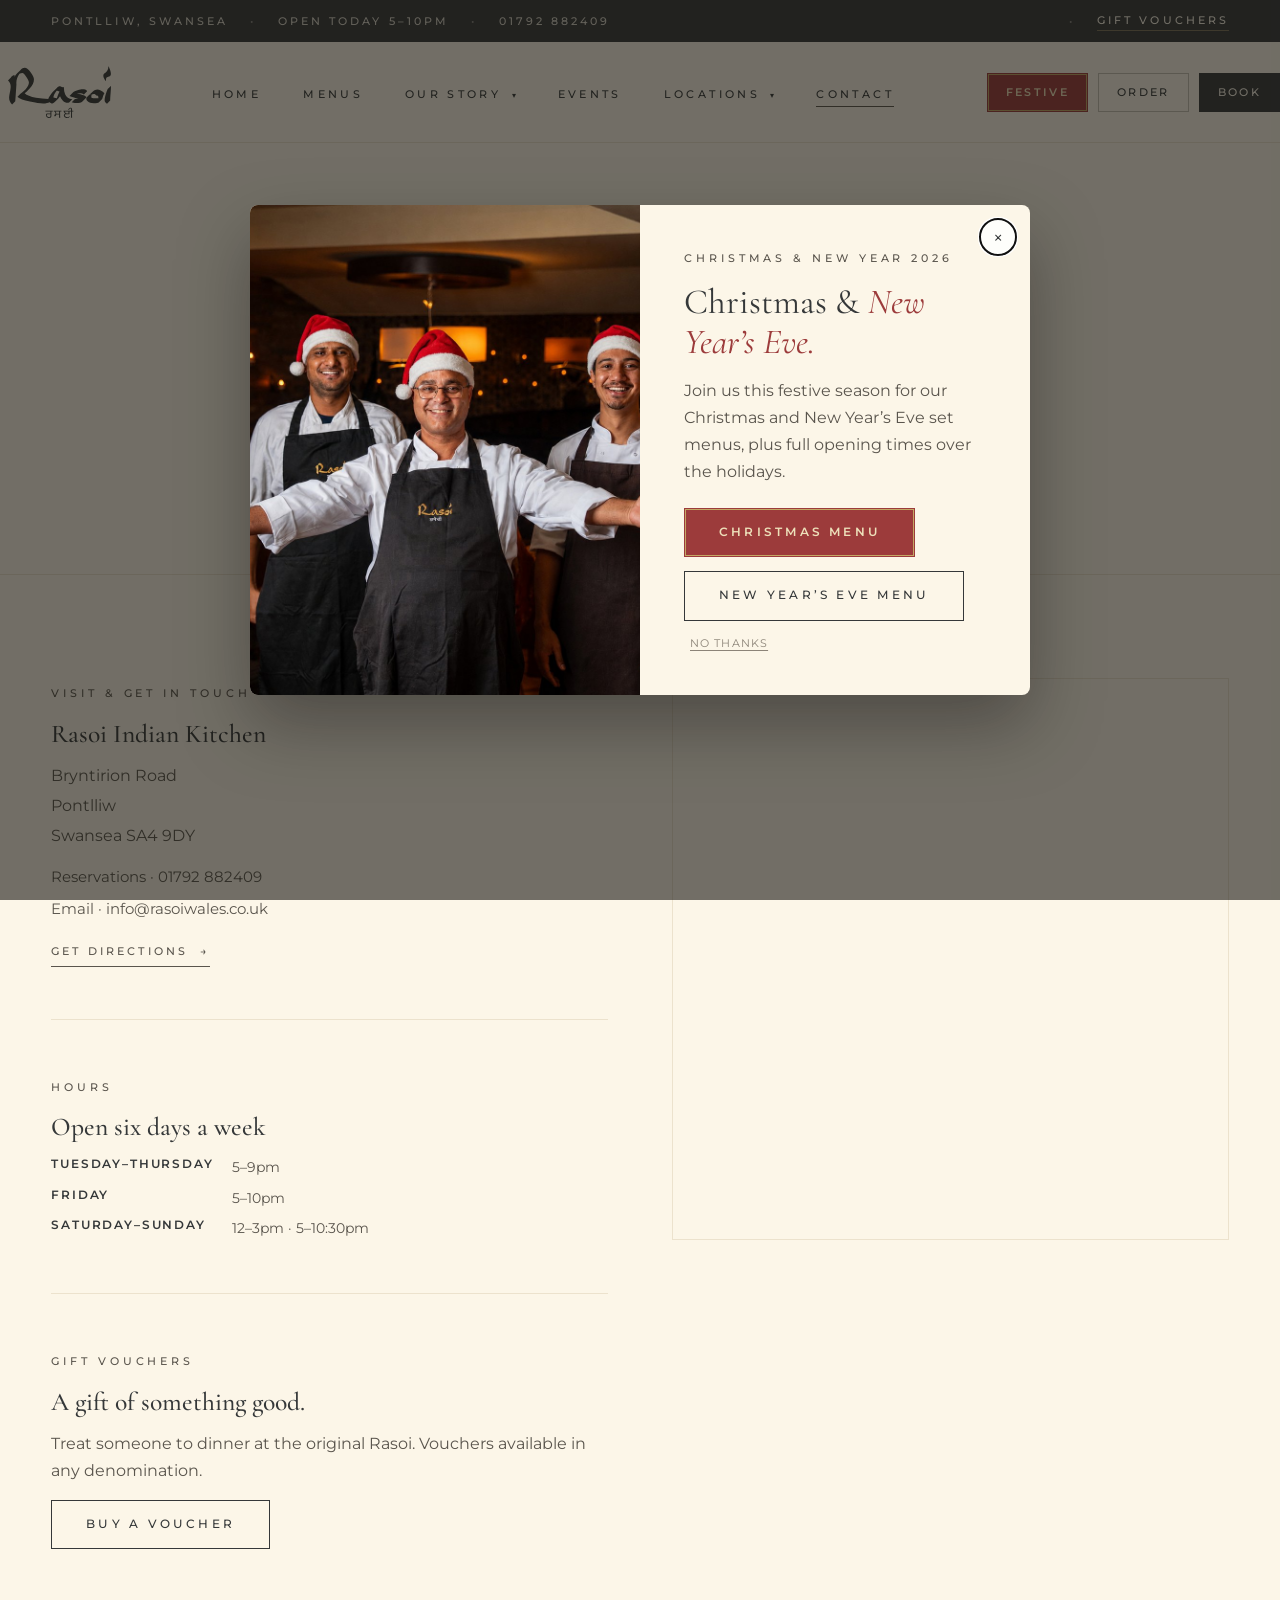
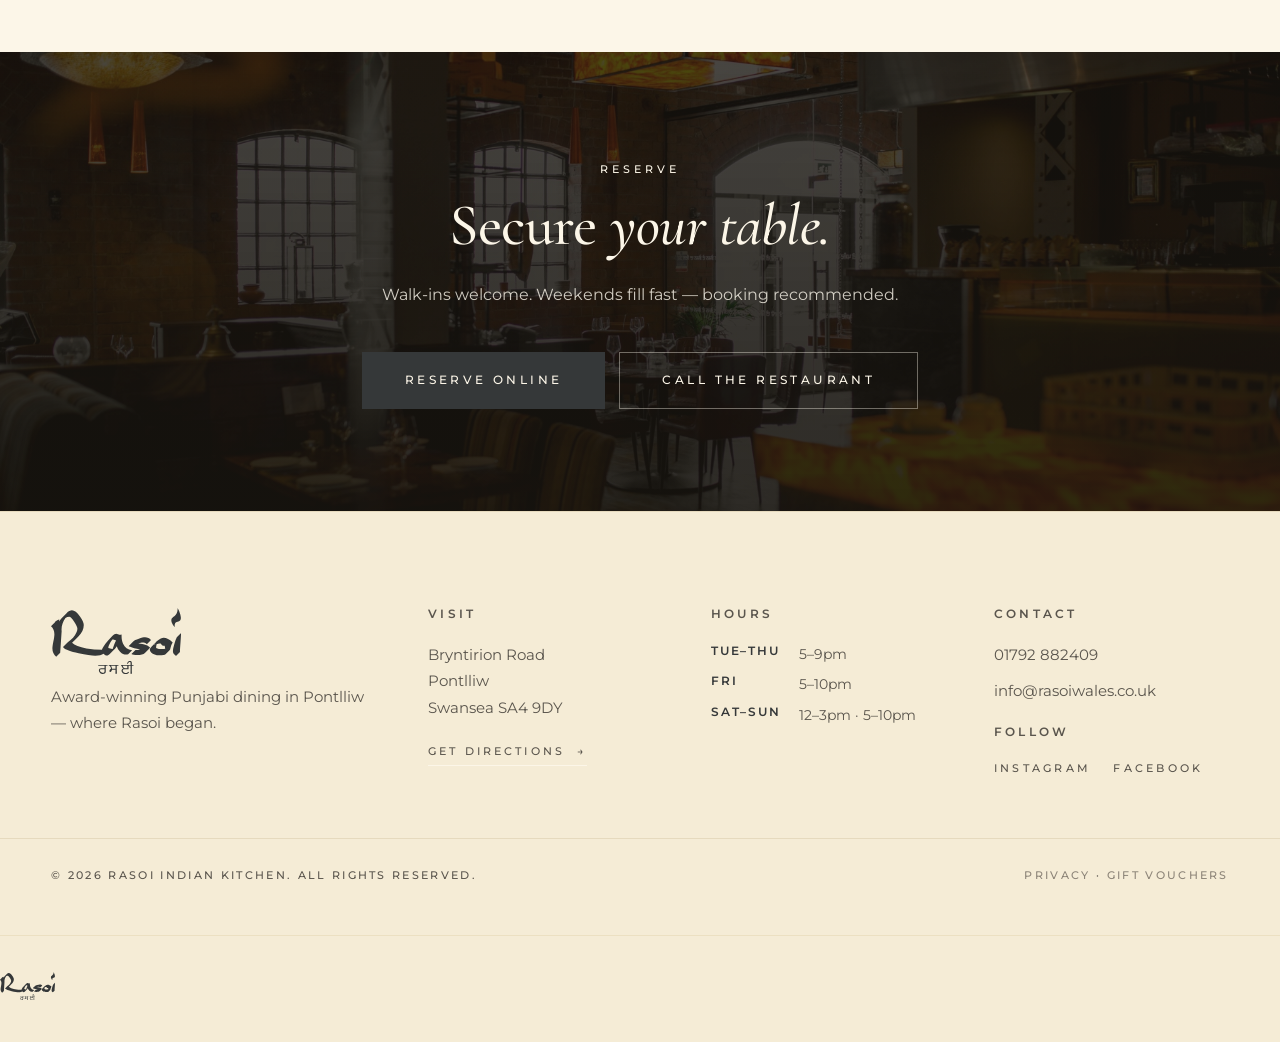
<file: contact.html>
<!DOCTYPE html>
<html lang="en">
<head>
  <meta charset="UTF-8" />
  <meta name="viewport" content="width=device-width, initial-scale=1.0" />
  <title>Contact · Rasoi Indian Kitchen</title>
  <meta name="description" content="Find, book and get in touch with Rasoi Indian Kitchen — Bryntirion Road, Pontlliw, Swansea SA4 9DY. 01792 882409." />
  <link rel="preconnect" href="https://fonts.googleapis.com" />
  <link rel="preconnect" href="https://fonts.gstatic.com" crossorigin />
  <link href="https://fonts.googleapis.com/css2?family=Cormorant+Garamond:ital,wght@0,400;0,500;0,600;1,400;1,500&family=Montserrat:wght@300;400;500;600&display=swap" rel="stylesheet" />
  <link rel="stylesheet" href="assets/styles.css?v=18" />
  <link rel="icon" type="image/png" href="assets/brand/Rasoi_GoldSanskrit.svg?v=2" />
  <link rel="canonical" href="https://www.rasoiindiankitchen.co.uk/contact.html" />

  <meta property="og:type" content="website" />
  <meta property="og:site_name" content="Rasoi Indian Kitchen" />
  <meta property="og:title" content="Contact · Rasoi Indian Kitchen" />
  <meta property="og:description" content="Bryntirion Road, Pontlliw, Swansea SA4 9DY. Book on 01792 882409 or reserve online." />
  <meta property="og:url" content="https://www.rasoiindiankitchen.co.uk/contact.html" />
  <meta property="og:image" content="https://www.rasoiindiankitchen.co.uk/assets/images/interior-wide.jpg" />
  <meta property="og:locale" content="en_GB" />
  <meta name="twitter:card" content="summary_large_image" />
  <meta name="twitter:image" content="https://www.rasoiindiankitchen.co.uk/assets/images/interior-wide.jpg" />
</head>
<body>
  <div class="utility-bar">
    <div class="container utility-bar__inner">
      <span class="utility-bar__item">Pontlliw, Swansea</span>
      <span class="utility-bar__divider">•</span>
      <span class="utility-bar__item" data-open-today>Open Tuesday–Sunday</span>
      <span class="utility-bar__divider">•</span>
      <a class="utility-bar__item" href="tel:01792882409">01792 882409</a>
      <span class="utility-bar__divider utility-bar__divider--push">•</span>
      <a class="utility-bar__item utility-bar__item--accent" href="https://app.squareup.com/gift/MLWVNGW1SMGBS/order" target="_blank" rel="noopener">Gift Vouchers</a>
    </div>
  </div>

  <header class="header" id="site-header">
    <div class="container header__inner">
      <a href="index.html" class="logo"><img src="assets/brand/Rasoi_GoldSanskrit.svg?v=2" alt="Rasoi" /></a>
      <nav class="nav" id="primary-nav" aria-label="Primary">
        <ul>
          <li><a href="index.html">Home</a></li>
          <li><a href="menus.html">Menus</a></li>
          <li class="has-dropdown">
            <a href="about.html" aria-haspopup="true" aria-expanded="false">Our Story <span class="caret" aria-hidden="true">▾</span></a>
            <ul class="dropdown" role="menu">
              <li role="none"><a role="menuitem" href="about.html">Our Story <span class="dropdown__sub">Family recipes &amp; heritage</span></a></li>
              <li role="none"><a role="menuitem" href="charity.html">Charity <span class="dropdown__sub">Giving back, in India &amp; the UK</span></a></li>
            </ul>
          </li>
          <li><a href="events.html">Events</a></li>
          <li class="has-dropdown">
            <a href="#" aria-haspopup="true" aria-expanded="false">Locations <span class="caret" aria-hidden="true">▾</span></a>
            <ul class="dropdown" role="menu">
              <li role="none"><a role="menuitem" href="contact.html">Rasoi Indian Kitchen <span class="dropdown__sub">Pontlliw SA4 9DY</span></a></li>
              <li role="none"><a role="menuitem" href="https://rasoiwaterfront.co.uk" target="_blank" rel="noopener">Rasoi Waterfront <span class="dropdown__sub">Swansea SA1 8PL</span></a></li>
              <li role="none"><a role="menuitem" href="https://www.rasoi-catering.co.uk/" target="_blank" rel="noopener">Rasoi Catering <span class="dropdown__sub">Outdoor &amp; off-site events</span></a></li>
            </ul>
          </li>
          <li><a href="contact.html" class="active">Contact</a></li>
          <li class="nav-mobile-extra"><a href="https://app.squareup.com/gift/MLWVNGW1SMGBS/order" target="_blank" rel="noopener">Gift Vouchers</a></li>
        </ul>
      </nav>
      <div class="header__cta">
        <a href="christmas.html" class="btn btn--christmas btn--sm">Festive</a>
        <a href="https://rasoi-takeaway.square.site/" target="_blank" rel="noopener" class="btn btn--ghost btn--sm">Order</a>
        <a href="https://www.sevenrooms.com/landing/rasoibryntirionroad" target="_blank" rel="noopener" class="btn btn--primary btn--sm">Book</a>
      </div>
      <button class="nav-toggle" aria-expanded="false" aria-controls="primary-nav" aria-label="Toggle navigation">
        <span></span><span></span><span></span>
      </button>
    </div>
  </header>

  <section class="page-hero">
    <div class="container">
      <p class="eyebrow eyebrow--center">Find Us</p>
      <h1 class="display">Come to <em>Pontlliw.</em></h1>
      <p>Located in Pontlliw at the gateway to the Gower Peninsula, we're on Bryntirion Road, just off the M4 at junction 47 — ten minutes from Swansea city centre. Walk-ins welcome — reservations recommended.</p>
    </div>
  </section>

  <section class="section">
    <div class="container contact-grid">
      <div>
        <div class="contact-block">
          <p class="eyebrow">Visit &amp; Get in Touch</p>
          <h3>Rasoi Indian Kitchen</h3>
          <address>Bryntirion Road<br/>Pontlliw<br/>Swansea SA4 9DY</address>
          <ul class="plain-list contact-block__lines">
            <li>Reservations · <a href="tel:01792882409">01792 882409</a></li>
            <li>Email · <a href="mailto:info@rasoiwales.co.uk">info@rasoiwales.co.uk</a></li>
          </ul>
          <a href="https://maps.google.com/?q=Rasoi+Indian+Kitchen+Pontlliw" target="_blank" rel="noopener" class="link-arrow">Get directions</a>
        </div>

        <div class="contact-block">
          <p class="eyebrow">Hours</p>
          <h3>Open six days a week</h3>
          <dl class="hours">
                        <dt>Tuesday–Thursday</dt><dd>5–9pm</dd>
            <dt>Friday</dt><dd>5–10pm</dd>
            <dt>Saturday–Sunday</dt><dd>12–3pm · 5–10:30pm</dd>
          </dl>
        </div>

        <div class="contact-block" id="vouchers">
          <p class="eyebrow">Gift vouchers</p>
          <h3>A gift of something good.</h3>
          <p>Treat someone to dinner at the original Rasoi. Vouchers available in any denomination.</p>
          <a href="https://app.squareup.com/gift/MLWVNGW1SMGBS/order" target="_blank" rel="noopener" class="btn btn--outline">Buy a voucher</a>
        </div>
      </div>

      <div class="contact-map">
        <iframe
          src="https://www.google.com/maps?q=Bryntirion+Road,+Pontlliw,+Swansea+SA4+9DY&output=embed"
          loading="lazy"
          allowfullscreen
          referrerpolicy="no-referrer-when-downgrade"
          title="Rasoi Indian Kitchen location map"></iframe>
      </div>
    </div>
  </section>

  <section class="section book">
    <div class="container book__inner">
      <p class="eyebrow eyebrow--center">Reserve</p>
      <h2 class="display">Secure <em>your table.</em></h2>
      <p>Walk-ins welcome. Weekends fill fast — booking recommended.</p>
      <div class="book__ctas">
        <a href="https://www.sevenrooms.com/landing/rasoibryntirionroad" target="_blank" rel="noopener" class="btn btn--primary btn--large">Reserve online</a>
        <a href="tel:01792882409" class="btn btn--ghost btn--large">Call the restaurant</a>
      </div>
    </div>
  </section>

  <footer class="footer">
    <div class="container footer__grid">
      <div class="footer__brand">
        <img src="assets/brand/Rasoi_GoldSanskrit.svg?v=2" alt="Rasoi" class="footer__logo" />
        <p>Award-winning Punjabi dining in Pontlliw — where Rasoi began.</p>
      </div>
      <div class="footer__col">
        <h4>Visit</h4>
        <address>Bryntirion Road<br/>Pontlliw<br/>Swansea SA4 9DY</address>
        <a href="https://maps.google.com/?q=Rasoi+Indian+Kitchen+Pontlliw" target="_blank" rel="noopener" class="link-arrow link-arrow--light">Get directions</a>
      </div>
      <div class="footer__col">
        <h4>Hours</h4>
        <dl class="hours">
                    <dt>Tue–Thu</dt><dd>5–9pm</dd>
          <dt>Fri</dt><dd>5–10pm</dd>
          <dt>Sat–Sun</dt><dd>12–3pm · 5–10pm</dd>
        </dl>
      </div>
      <div class="footer__col">
        <h4>Contact</h4>
        <ul class="plain-list">
          <li><a href="tel:01792882409">01792 882409</a></li>
          <li><a href="mailto:info@rasoiwales.co.uk">info@rasoiwales.co.uk</a></li>
        </ul>
        <h4 class="mt">Follow</h4>
        <ul class="social">
          <li><a href="https://instagram.com/rasoiwales" target="_blank" rel="noopener">Instagram</a></li>
          <li><a href="https://facebook.com/rasoiindiankitchen" target="_blank" rel="noopener">Facebook</a></li>
        </ul>
      </div>
    </div>
    <div class="container footer__legal">
      <p>&copy; <span id="year">2026</span> Rasoi Indian Kitchen. All rights reserved.</p>
      <p><a href="#">Privacy</a> · <a href="https://app.squareup.com/gift/MLWVNGW1SMGBS/order" target="_blank" rel="noopener">Gift Vouchers</a></p>
    </div>
    <div class="container footer__sanskrit"><img src="assets/brand/Rasoi_GoldSanskrit.svg?v=2" alt="ਰਸੋਈ" /></div>
  </footer>

  <script src="assets/script.js?v=23"></script>
</body>
</html>
</file>
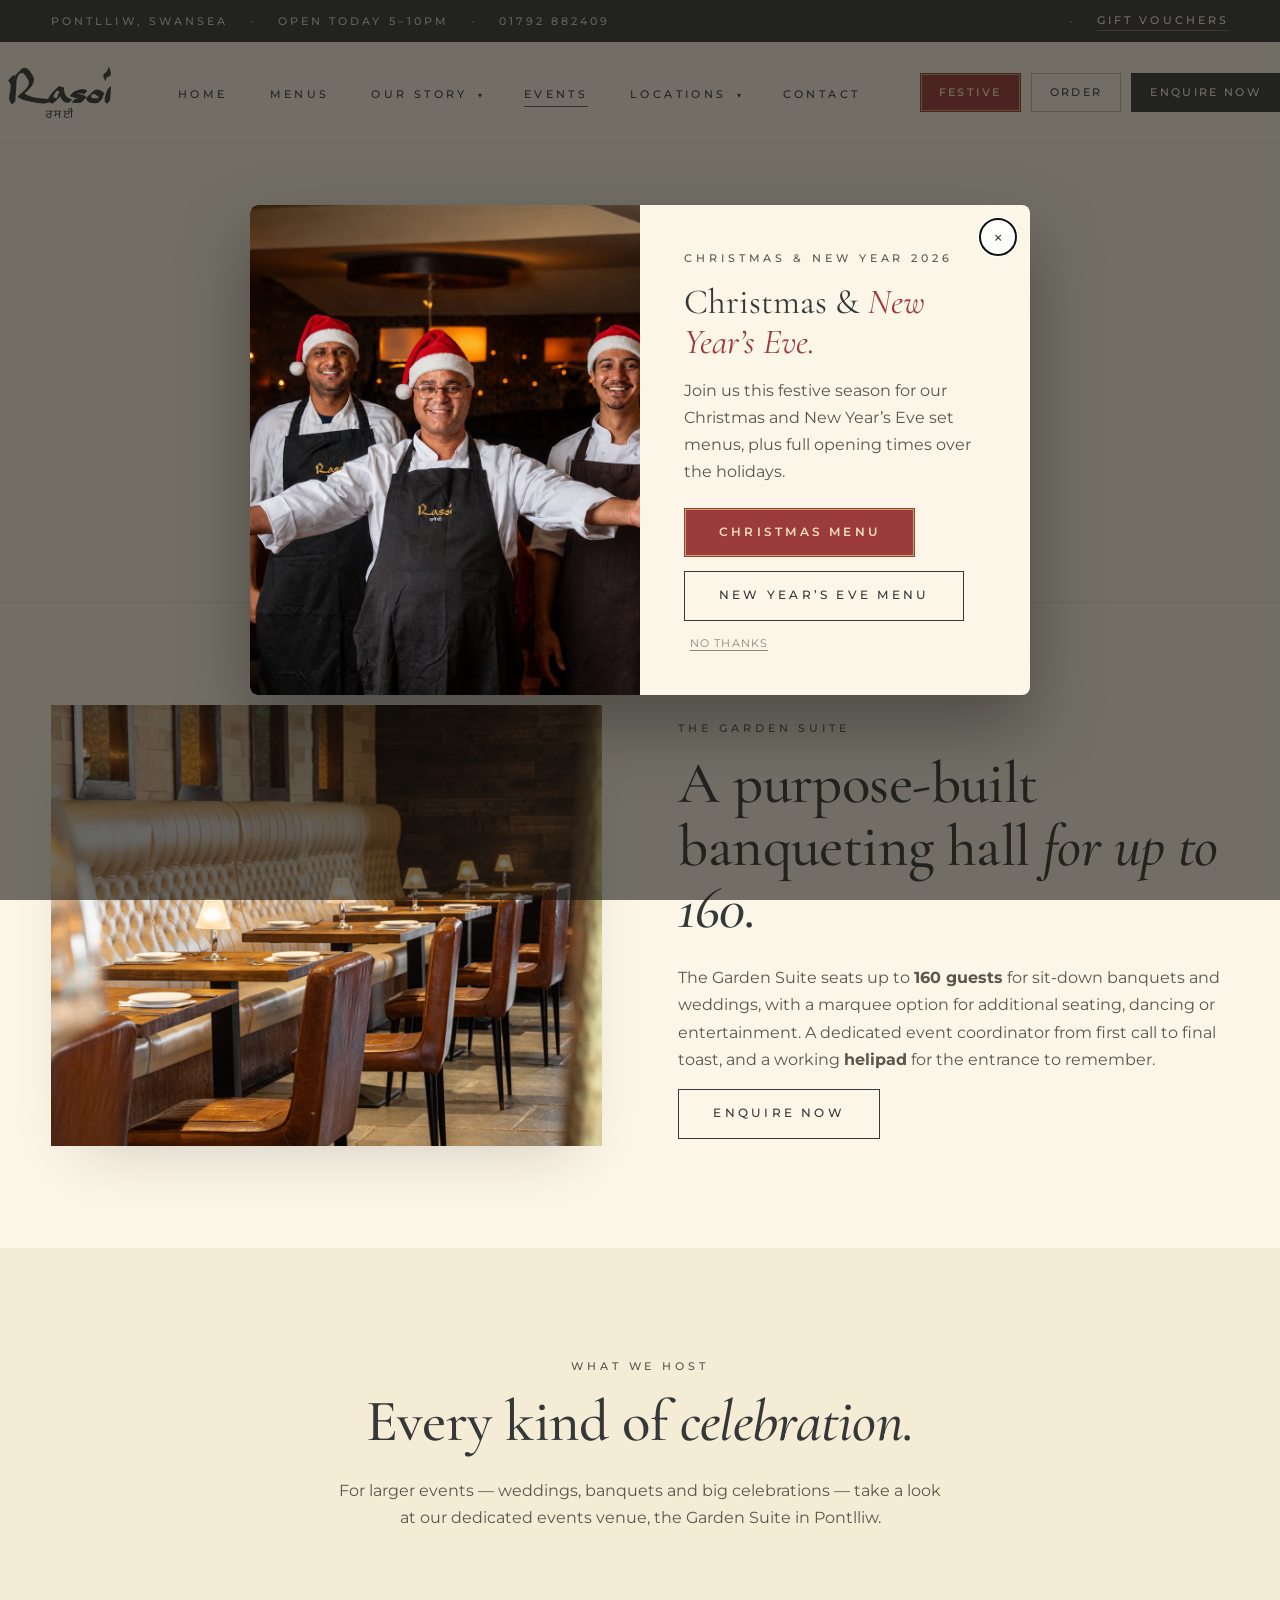
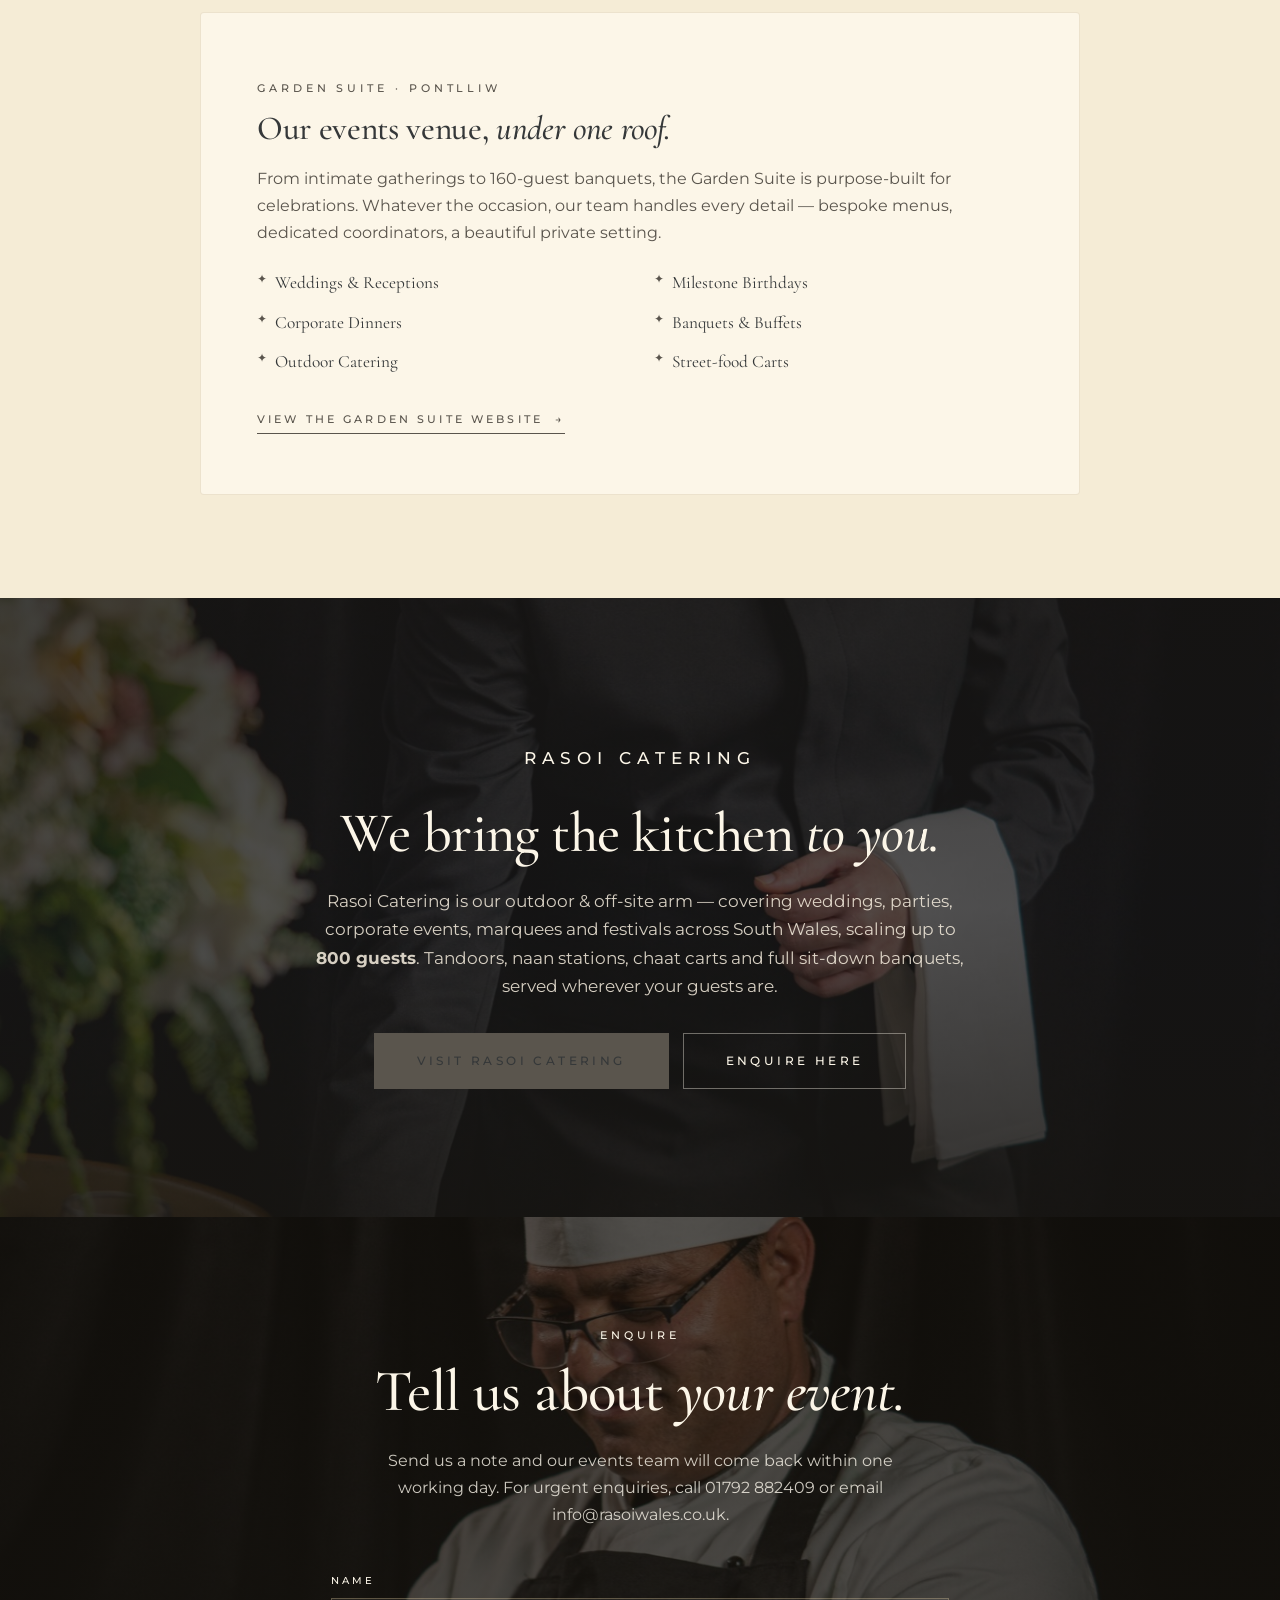
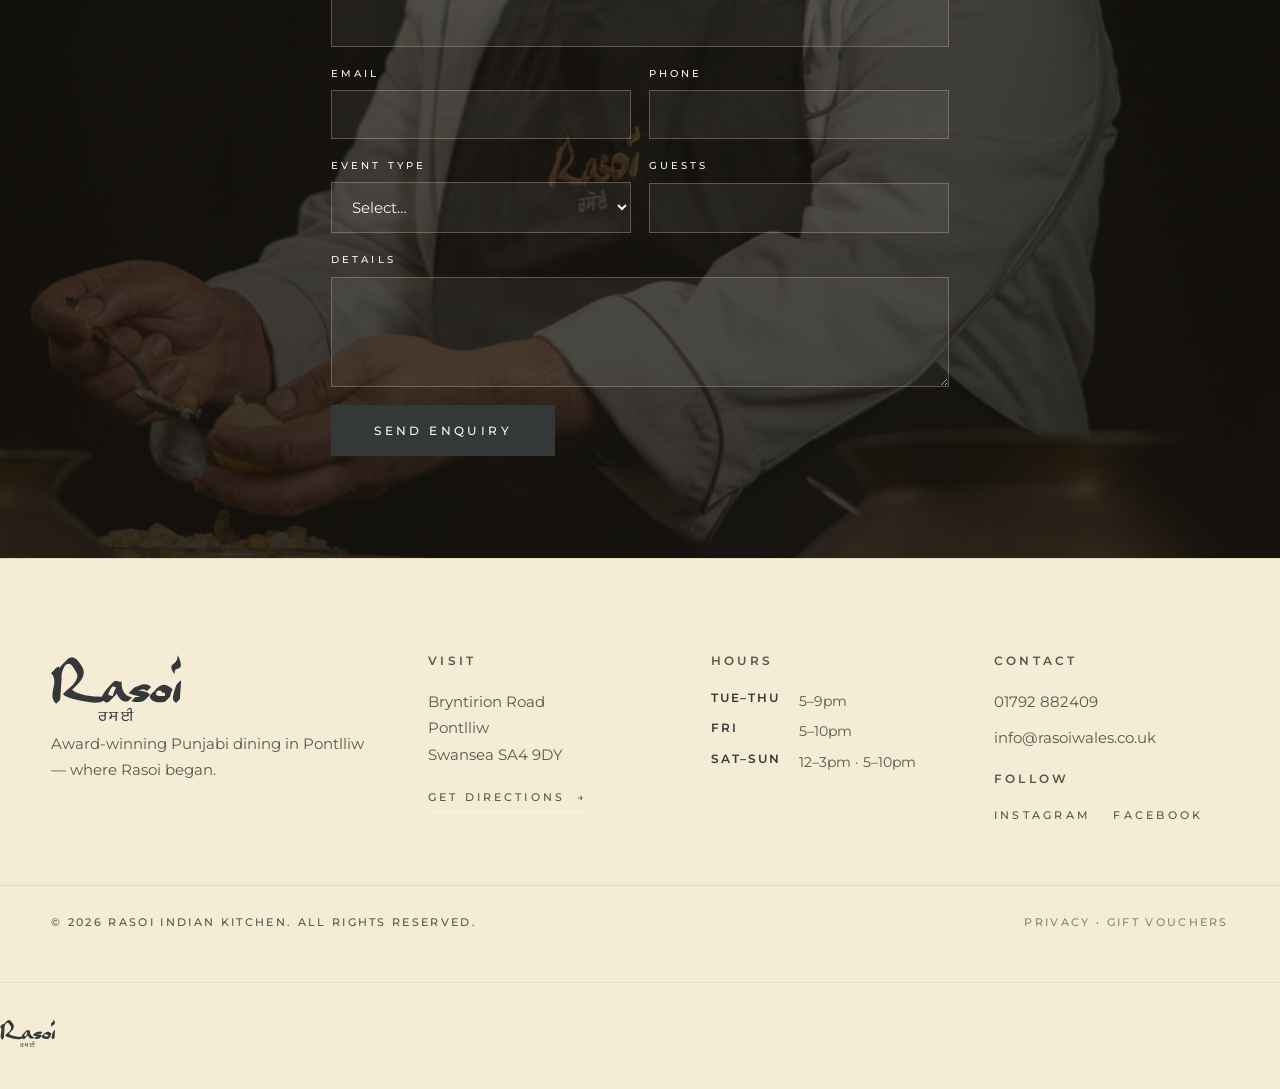
<file: events.html>
<!DOCTYPE html>
<html lang="en">
<head>
  <meta charset="UTF-8" />
  <meta name="viewport" content="width=device-width, initial-scale=1.0" />
  <title>Events &amp; The Garden Suite · Rasoi Indian Kitchen</title>
  <meta name="description" content="Weddings, engagement parties, corporate dinners, banquets up to 160 guests in the Rasoi Garden Suite — Pontlliw, Swansea. Marquee option, helipad on site, outdoor catering up to 800." />
  <link rel="preconnect" href="https://fonts.googleapis.com" />
  <link rel="preconnect" href="https://fonts.gstatic.com" crossorigin />
  <link href="https://fonts.googleapis.com/css2?family=Cormorant+Garamond:ital,wght@0,400;0,500;0,600;1,400;1,500&family=Montserrat:wght@300;400;500;600&display=swap" rel="stylesheet" />
  <link rel="stylesheet" href="assets/styles.css?v=18" />
  <link rel="icon" type="image/png" href="assets/brand/Rasoi_GoldSanskrit.svg?v=2" />
  <link rel="canonical" href="https://www.rasoiindiankitchen.co.uk/events.html" />

  <style>
    /* Enquiry section — chef-at-the-pass background */
    .book::before {
      background:
        linear-gradient(180deg, rgba(23,20,15,0.72), rgba(23,20,15,0.86)),
        url('assets/images/rasoi-133.jpg') center/cover;
    }
  </style>

  <meta property="og:type" content="website" />
  <meta property="og:site_name" content="Rasoi Indian Kitchen" />
  <meta property="og:title" content="Events &amp; The Garden Suite · Rasoi Indian Kitchen" />
  <meta property="og:description" content="Banquets up to 160 in the Garden Suite. Marquee option, helipad on site, outdoor catering up to 800 guests." />
  <meta property="og:url" content="https://www.rasoiindiankitchen.co.uk/events.html" />
  <meta property="og:image" content="https://www.rasoiindiankitchen.co.uk/assets/images/events-table.jpg" />
  <meta property="og:locale" content="en_GB" />
  <meta name="twitter:card" content="summary_large_image" />
  <meta name="twitter:image" content="https://www.rasoiindiankitchen.co.uk/assets/images/events-table.jpg" />
</head>
<body>
  <div class="utility-bar">
    <div class="container utility-bar__inner">
      <span class="utility-bar__item">Pontlliw, Swansea</span>
      <span class="utility-bar__divider">•</span>
      <span class="utility-bar__item" data-open-today>Open Tuesday–Sunday</span>
      <span class="utility-bar__divider">•</span>
      <a class="utility-bar__item" href="tel:01792882409">01792 882409</a>
      <span class="utility-bar__divider utility-bar__divider--push">•</span>
      <a class="utility-bar__item utility-bar__item--accent" href="https://app.squareup.com/gift/MLWVNGW1SMGBS/order" target="_blank" rel="noopener">Gift Vouchers</a>
    </div>
  </div>

  <header class="header" id="site-header">
    <div class="container header__inner">
      <a href="index.html" class="logo"><img src="assets/brand/Rasoi_GoldSanskrit.svg?v=2" alt="Rasoi" /></a>
      <nav class="nav" id="primary-nav" aria-label="Primary">
        <ul>
          <li><a href="index.html">Home</a></li>
          <li><a href="menus.html">Menus</a></li>
          <li class="has-dropdown">
            <a href="about.html" aria-haspopup="true" aria-expanded="false">Our Story <span class="caret" aria-hidden="true">▾</span></a>
            <ul class="dropdown" role="menu">
              <li role="none"><a role="menuitem" href="about.html">Our Story <span class="dropdown__sub">Family recipes &amp; heritage</span></a></li>
              <li role="none"><a role="menuitem" href="charity.html">Charity <span class="dropdown__sub">Giving back, in India &amp; the UK</span></a></li>
            </ul>
          </li>
          <li><a href="events.html" class="active">Events</a></li>
          <li class="has-dropdown">
            <a href="#" aria-haspopup="true" aria-expanded="false">Locations <span class="caret" aria-hidden="true">▾</span></a>
            <ul class="dropdown" role="menu">
              <li role="none"><a role="menuitem" href="contact.html">Rasoi Indian Kitchen <span class="dropdown__sub">Pontlliw SA4 9DY</span></a></li>
              <li role="none"><a role="menuitem" href="https://rasoiwaterfront.co.uk" target="_blank" rel="noopener">Rasoi Waterfront <span class="dropdown__sub">Swansea SA1 8PL</span></a></li>
              <li role="none"><a role="menuitem" href="https://www.rasoi-catering.co.uk/" target="_blank" rel="noopener">Rasoi Catering <span class="dropdown__sub">Outdoor &amp; off-site events</span></a></li>
            </ul>
          </li>
          <li><a href="contact.html">Contact</a></li>
          <li class="nav-mobile-extra"><a href="https://app.squareup.com/gift/MLWVNGW1SMGBS/order" target="_blank" rel="noopener">Gift Vouchers</a></li>
        </ul>
      </nav>
      <div class="header__cta">
        <a href="christmas.html" class="btn btn--christmas btn--sm">Festive</a>
        <a href="https://rasoi-takeaway.square.site/" target="_blank" rel="noopener" class="btn btn--ghost btn--sm">Order</a>
        <a href="#enquiry" class="btn btn--primary btn--sm">Enquire now</a>
      </div>
      <button class="nav-toggle" aria-expanded="false" aria-controls="primary-nav" aria-label="Toggle navigation">
        <span></span><span></span><span></span>
      </button>
    </div>
  </header>

  <section class="page-hero">
    <div class="container">
      <p class="eyebrow eyebrow--center">Events &amp; The Garden Suite</p>
      <h1 class="display">A room for <em>every occasion.</em></h1>
      <p>From intimate dinners to 160-guest banquets, our purpose-built Garden Suite
        in Pontlliw hosts weddings, engagement parties, corporate functions and
        celebrations of every kind. Marquee option. Helipad on site. Outdoor catering for events up to 800 guests.</p>
    </div>
  </section>

  <section class="section">
    <div class="container events-teaser__grid">
      <div class="events-teaser__media">
        <img src="assets/images/interior-banquette.jpg" alt="The Garden Suite at Rasoi Indian Kitchen" />
      </div>
      <div class="events-teaser__copy">
        <p class="eyebrow">The Garden Suite</p>
        <h2 class="display">A purpose-built banqueting hall <em>for up to 160.</em></h2>
        <p>The Garden Suite seats up to <strong>160 guests</strong> for sit-down banquets and weddings,
          with a marquee option for additional seating, dancing or entertainment.
          A dedicated event coordinator from first call to final toast,
          and a working <strong>helipad</strong> for the entrance to remember.</p>
        <a href="#enquiry" class="btn btn--outline">Enquire now</a>
      </div>
    </div>
  </section>

  <section class="section section--light">
    <div class="container">
      <div class="section__head section__head--center" style="text-align:center; margin-left:auto; margin-right:auto;">
        <p class="eyebrow eyebrow--center">What We Host</p>
        <h2 class="display">Every kind of <em>celebration.</em></h2>
        <p style="max-width: 56ch; margin: 14px auto 0; color: var(--charcoal);">For larger events — weddings, banquets and big celebrations — take a look at our dedicated events venue, the Garden Suite in Pontlliw.</p>
      </div>

      <article class="garden-suite">
        <div class="garden-suite__copy">
          <p class="eyebrow">Garden Suite · Pontlliw</p>
          <h3 class="display">Our events venue, <em>under one roof.</em></h3>
          <p>From intimate gatherings to 160-guest banquets, the Garden Suite is purpose-built for celebrations. Whatever the occasion, our team handles every detail — bespoke menus, dedicated coordinators, a beautiful private setting.</p>
          <ul class="garden-suite__list">
            <li>Weddings &amp; Receptions</li>
            <li>Milestone Birthdays</li>
            <li>Corporate Dinners</li>
            <li>Banquets &amp; Buffets</li>
            <li>Outdoor Catering</li>
            <li>Street-food Carts</li>
          </ul>
          <a href="https://www.gardensuiteswansea.co.uk/" target="_blank" rel="noopener" class="link-arrow">View the Garden Suite website</a>
        </div>
      </article>
    </div>
  </section>

  <!-- Rasoi Catering — outdoor / off-site arm -->
  <section class="catering-banner">
    <div class="catering-banner__media" aria-hidden="true">
      <img src="assets/images/rasoi-080.jpg" alt="" loading="lazy" />
      <div class="catering-banner__overlay"></div>
    </div>
    <div class="container catering-banner__content">
      <p class="eyebrow eyebrow--center">Rasoi Catering</p>
      <h2 class="display">We bring the kitchen <em>to you.</em></h2>
      <p>Rasoi Catering is our outdoor &amp; off-site arm — covering weddings, parties, corporate events,
        marquees and festivals across South Wales, scaling up to <strong>800 guests</strong>. Tandoors, naan stations, chaat carts and full sit-down
        banquets, served wherever your guests are.</p>
      <div class="catering-banner__ctas">
        <a href="https://www.rasoi-catering.co.uk/" target="_blank" rel="noopener" class="btn btn--primary btn--large">Visit Rasoi Catering</a>
        <a href="#enquiry" class="btn btn--ghost btn--large">Enquire here</a>
      </div>
    </div>
  </section>

  <!-- Enquiry -->
  <section class="section book" id="enquiry">
    <div class="container book__inner">
      <p class="eyebrow eyebrow--center">Enquire</p>
      <h2 class="display">Tell us about <em>your event.</em></h2>
      <p>Send us a note and our events team will come back within one working day. For urgent enquiries, call <a href="tel:01792882409">01792 882409</a> or email <a href="mailto:info@rasoiwales.co.uk">info@rasoiwales.co.uk</a>.</p>

      <form class="enquiry-form" onsubmit="event.preventDefault(); alert('Thank you — we\'ll be in touch shortly.');">
        <label>
          <span class="label">Name</span>
          <input type="text" required />
        </label>
        <div class="form-row-2">
          <label>
            <span class="label">Email</span>
            <input type="email" required />
          </label>
          <label>
            <span class="label">Phone</span>
            <input type="tel" />
          </label>
        </div>
        <div class="form-row-2">
          <label>
            <span class="label">Event type</span>
            <select>
              <option value="">Select…</option>
              <option>Wedding</option>
              <option>Engagement party</option>
              <option>Birthday / celebration</option>
              <option>Corporate</option>
              <option>Catering / off-site</option>
            </select>
          </label>
          <label>
            <span class="label">Guests</span>
            <input type="number" min="1" />
          </label>
        </div>
        <label>
          <span class="label">Details</span>
          <textarea rows="4"></textarea>
        </label>
        <button type="submit" class="btn btn--primary btn--large" style="justify-self:start;">Send enquiry</button>
      </form>
    </div>
  </section>

  <footer class="footer">
    <div class="container footer__grid">
      <div class="footer__brand">
        <img src="assets/brand/Rasoi_GoldSanskrit.svg?v=2" alt="Rasoi" class="footer__logo" />
        <p>Award-winning Punjabi dining in Pontlliw — where Rasoi began.</p>
      </div>
      <div class="footer__col">
        <h4>Visit</h4>
        <address>Bryntirion Road<br/>Pontlliw<br/>Swansea SA4 9DY</address>
        <a href="https://maps.google.com/?q=Rasoi+Indian+Kitchen+Pontlliw" target="_blank" rel="noopener" class="link-arrow link-arrow--light">Get directions</a>
      </div>
      <div class="footer__col">
        <h4>Hours</h4>
        <dl class="hours">
                    <dt>Tue–Thu</dt><dd>5–9pm</dd>
          <dt>Fri</dt><dd>5–10pm</dd>
          <dt>Sat–Sun</dt><dd>12–3pm · 5–10pm</dd>
        </dl>
      </div>
      <div class="footer__col">
        <h4>Contact</h4>
        <ul class="plain-list">
          <li><a href="tel:01792882409">01792 882409</a></li>
          <li><a href="mailto:info@rasoiwales.co.uk">info@rasoiwales.co.uk</a></li>
        </ul>
        <h4 class="mt">Follow</h4>
        <ul class="social">
          <li><a href="https://instagram.com/rasoiwales" target="_blank" rel="noopener">Instagram</a></li>
          <li><a href="https://facebook.com/rasoiindiankitchen" target="_blank" rel="noopener">Facebook</a></li>
        </ul>
      </div>
    </div>
    <div class="container footer__legal">
      <p>&copy; <span id="year">2026</span> Rasoi Indian Kitchen. All rights reserved.</p>
      <p><a href="#">Privacy</a> · <a href="https://app.squareup.com/gift/MLWVNGW1SMGBS/order" target="_blank" rel="noopener">Gift Vouchers</a></p>
    </div>
    <div class="container footer__sanskrit"><img src="assets/brand/Rasoi_GoldSanskrit.svg?v=2" alt="ਰਸੋਈ" /></div>
  </footer>

  <script src="assets/script.js?v=23"></script>
</body>
</html>
</file>
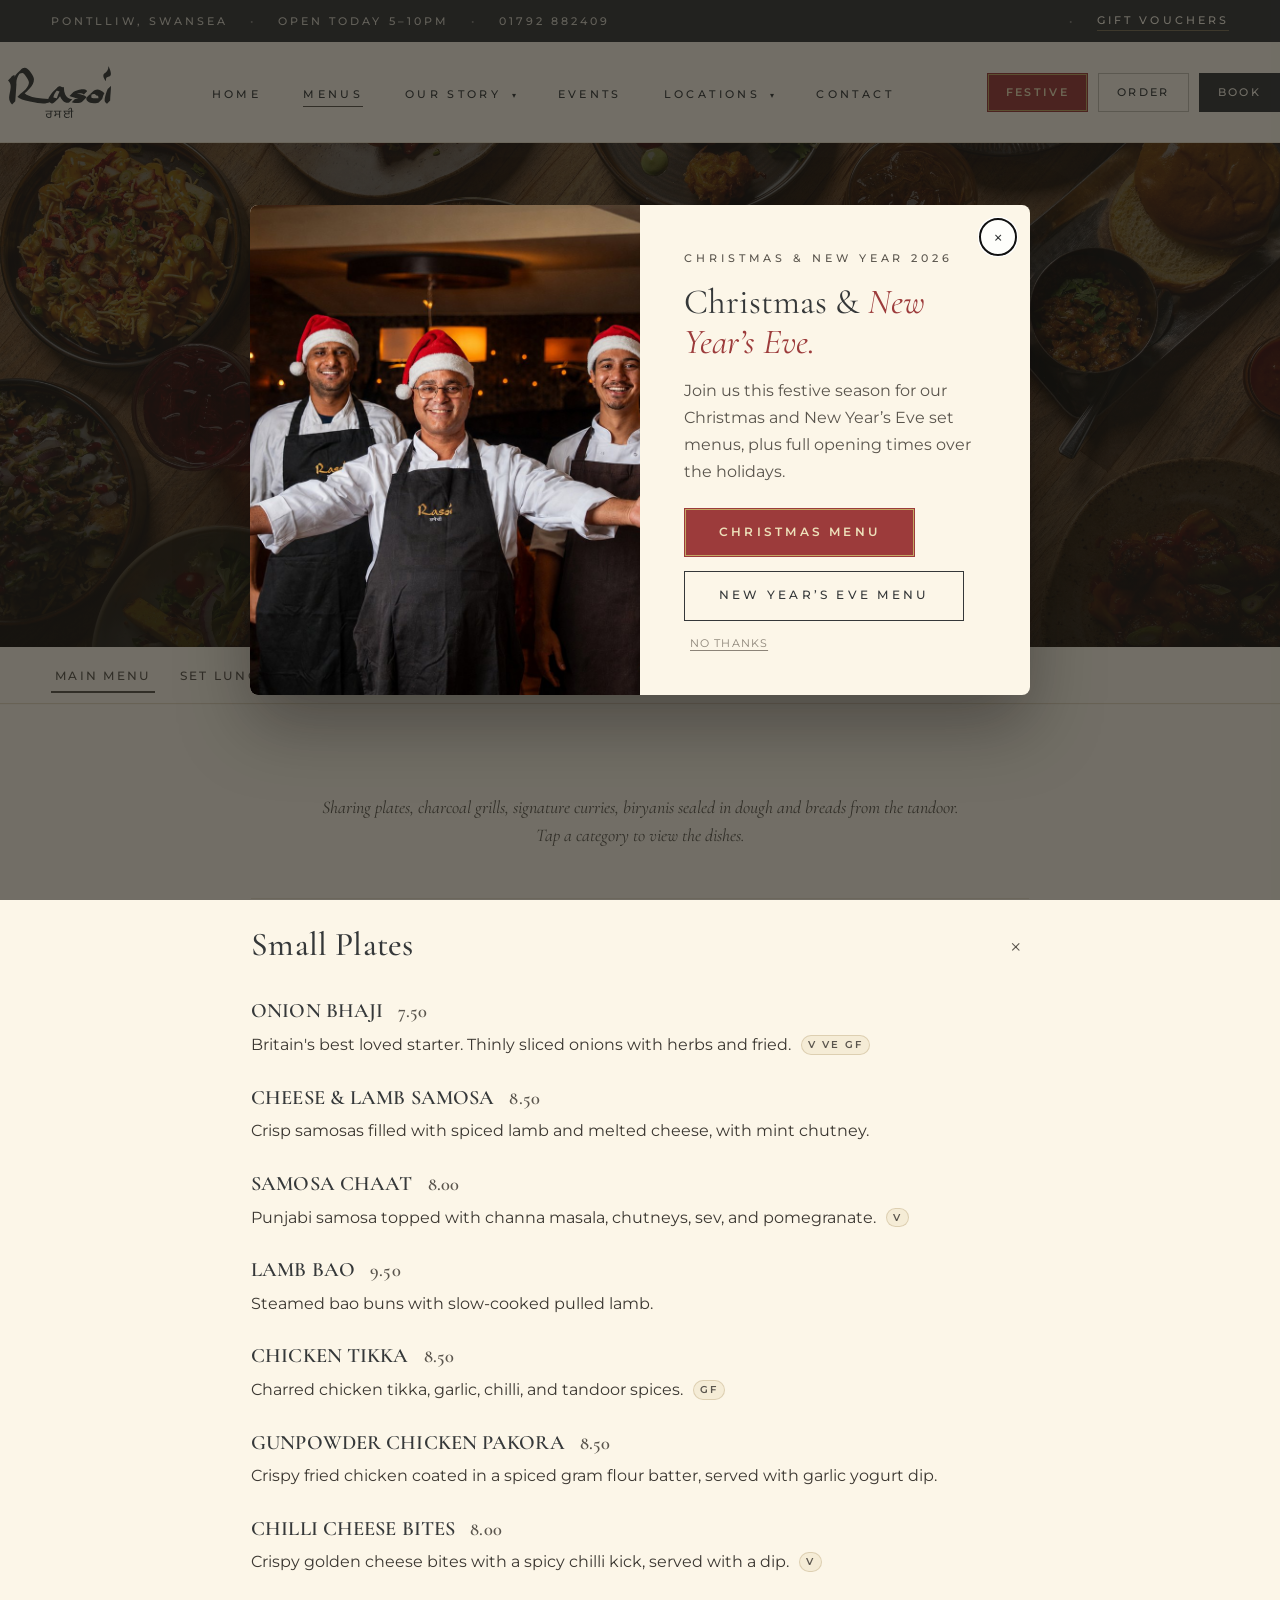
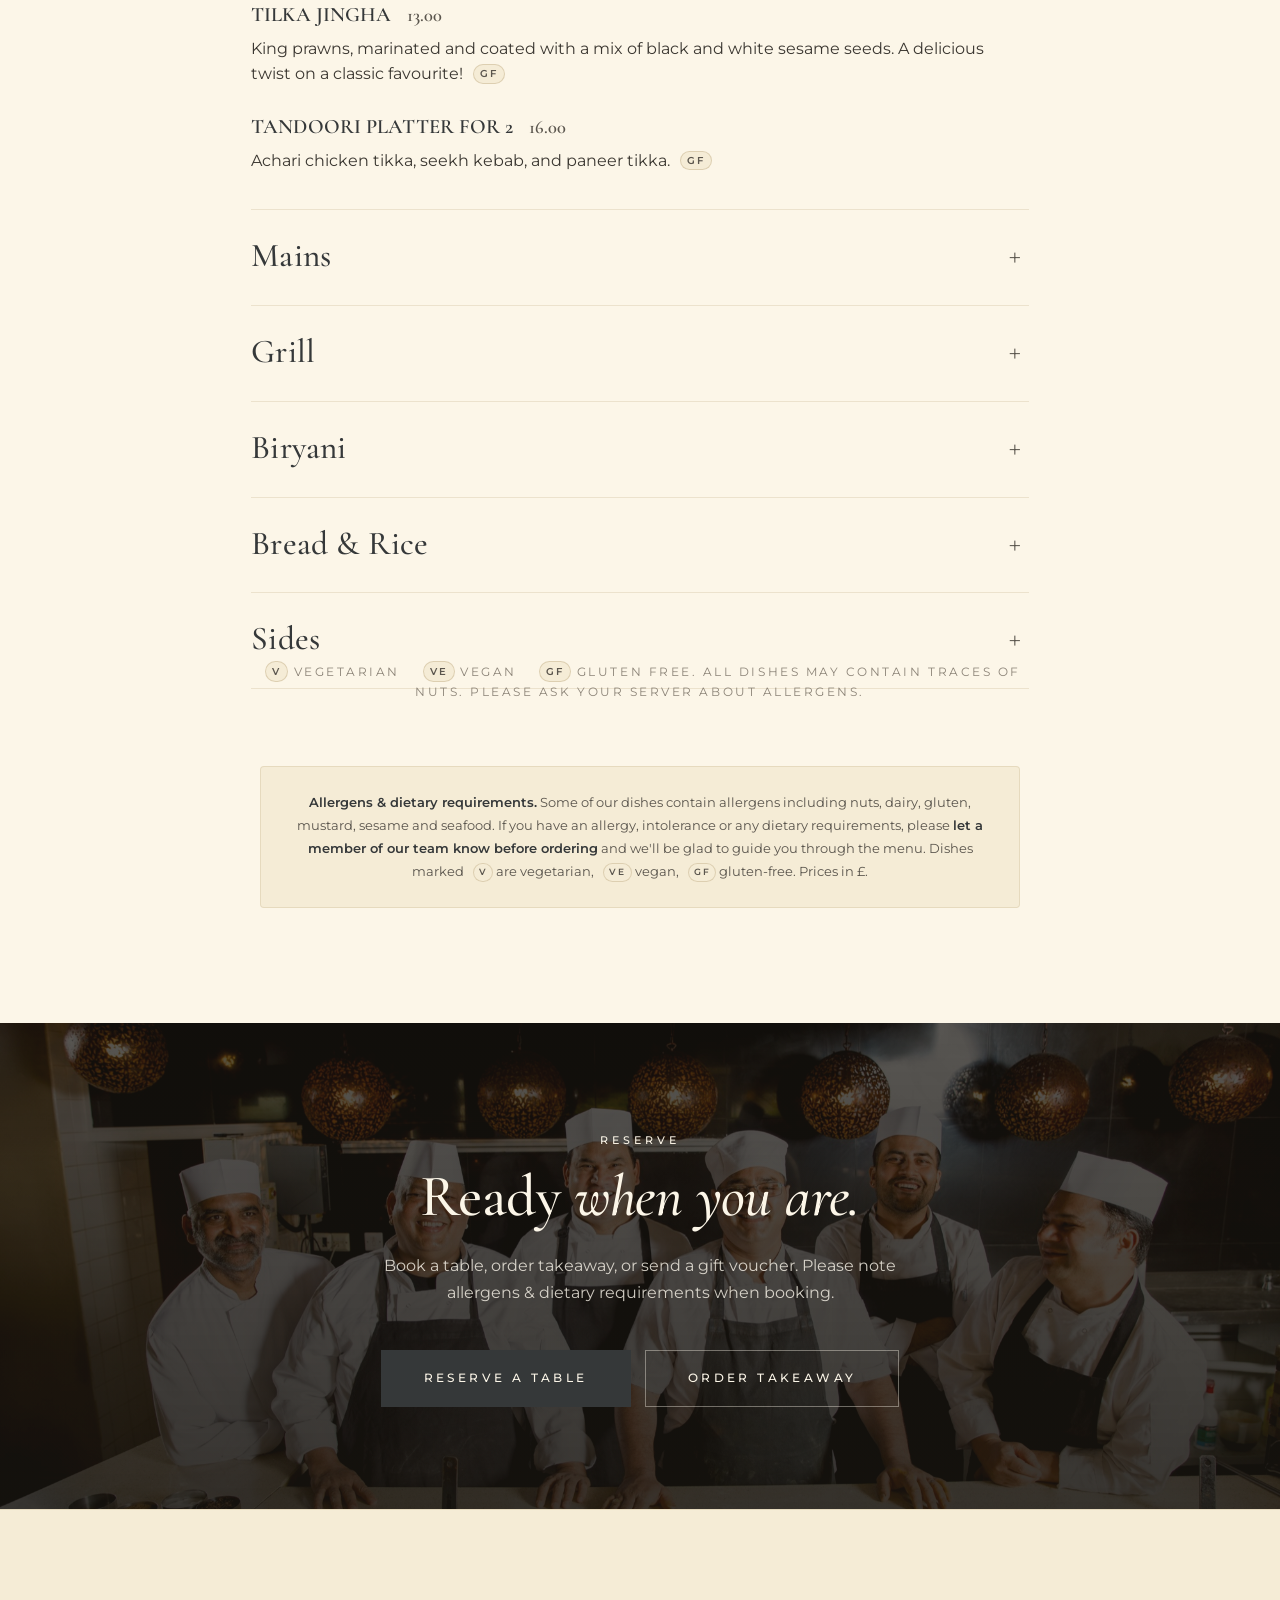
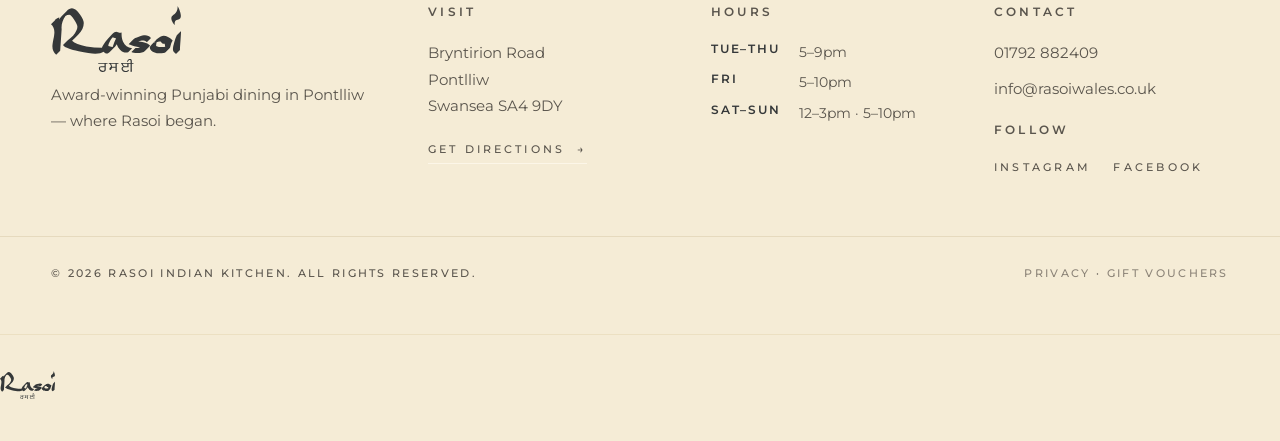
<file: menus.html>
<!DOCTYPE html>
<html lang="en">
<head>
  <meta charset="UTF-8" />
  <meta name="viewport" content="width=device-width, initial-scale=1.0" />
  <title>Menus · Rasoi Indian Kitchen</title>
  <meta name="description" content="Explore Rasoi Indian Kitchen's menus — main menu, weekend lunch, set menu, cocktails, wine, beers and spirits. Pontlliw, Swansea." />
  <link rel="preconnect" href="https://fonts.googleapis.com" />
  <link rel="preconnect" href="https://fonts.gstatic.com" crossorigin />
  <link href="https://fonts.googleapis.com/css2?family=Cormorant+Garamond:ital,wght@0,400;0,500;0,600;1,400;1,500&family=Montserrat:wght@300;400;500;600&display=swap" rel="stylesheet" />
  <link rel="stylesheet" href="assets/styles.css?v=18" />
  <link rel="preload" as="image" href="assets/images/menus-hero.jpg" fetchpriority="high" />
  <link rel="icon" type="image/png" href="assets/brand/Rasoi_GoldSanskrit.svg?v=2" />
  <link rel="canonical" href="https://www.rasoiindiankitchen.co.uk/menus.html" />

  <style>
    /* Reserve section background — Pontlliw kitchen still life */
    .book::before {
      background:
        linear-gradient(180deg, rgba(23,20,15,0.72), rgba(23,20,15,0.86)),
        url('assets/images/rasoi-008.jpg') center/cover;
    }
  </style>

  <meta property="og:type" content="website" />
  <meta property="og:site_name" content="Rasoi Indian Kitchen" />
  <meta property="og:title" content="Menus · Rasoi Indian Kitchen" />
  <meta property="og:description" content="Main menu, lunch and set menus — Punjabi classics with a modern twist." />
  <meta property="og:url" content="https://www.rasoiindiankitchen.co.uk/menus.html" />
  <meta property="og:image" content="https://www.rasoiindiankitchen.co.uk/assets/images/menus-hero.jpg" />
  <meta property="og:locale" content="en_GB" />
  <meta name="twitter:card" content="summary_large_image" />
  <meta name="twitter:image" content="https://www.rasoiindiankitchen.co.uk/assets/images/menus-hero.jpg" />
</head>
<body>
  <div class="utility-bar">
    <div class="container utility-bar__inner">
      <span class="utility-bar__item">Pontlliw, Swansea</span>
      <span class="utility-bar__divider">•</span>
      <span class="utility-bar__item" data-open-today>Open Tuesday–Sunday</span>
      <span class="utility-bar__divider">•</span>
      <a class="utility-bar__item" href="tel:01792882409">01792 882409</a>
      <span class="utility-bar__divider utility-bar__divider--push">•</span>
      <a class="utility-bar__item utility-bar__item--accent" href="https://app.squareup.com/gift/MLWVNGW1SMGBS/order" target="_blank" rel="noopener">Gift Vouchers</a>
    </div>
  </div>

  <header class="header" id="site-header">
    <div class="container header__inner">
      <a href="index.html" class="logo"><img src="assets/brand/Rasoi_GoldSanskrit.svg?v=2" alt="Rasoi" /></a>
      <nav class="nav" id="primary-nav" aria-label="Primary">
        <ul>
          <li><a href="index.html">Home</a></li>
          <li><a href="menus.html" class="active">Menus</a></li>
          <li class="has-dropdown">
            <a href="about.html" aria-haspopup="true" aria-expanded="false">Our Story <span class="caret" aria-hidden="true">▾</span></a>
            <ul class="dropdown" role="menu">
              <li role="none"><a role="menuitem" href="about.html">Our Story <span class="dropdown__sub">Family recipes &amp; heritage</span></a></li>
              <li role="none"><a role="menuitem" href="charity.html">Charity <span class="dropdown__sub">Giving back, in India &amp; the UK</span></a></li>
            </ul>
          </li>
          <li><a href="events.html">Events</a></li>
          <li class="has-dropdown">
            <a href="#" aria-haspopup="true" aria-expanded="false">Locations <span class="caret" aria-hidden="true">▾</span></a>
            <ul class="dropdown" role="menu">
              <li role="none"><a role="menuitem" href="contact.html">Rasoi Indian Kitchen <span class="dropdown__sub">Pontlliw SA4 9DY</span></a></li>
              <li role="none"><a role="menuitem" href="https://rasoiwaterfront.co.uk" target="_blank" rel="noopener">Rasoi Waterfront <span class="dropdown__sub">Swansea SA1 8PL</span></a></li>
              <li role="none"><a role="menuitem" href="https://www.rasoi-catering.co.uk/" target="_blank" rel="noopener">Rasoi Catering <span class="dropdown__sub">Outdoor &amp; off-site events</span></a></li>
            </ul>
          </li>
          <li><a href="contact.html">Contact</a></li>
          <li class="nav-mobile-extra"><a href="https://app.squareup.com/gift/MLWVNGW1SMGBS/order" target="_blank" rel="noopener">Gift Vouchers</a></li>
        </ul>
      </nav>
      <div class="header__cta">
        <a href="christmas.html" class="btn btn--christmas btn--sm">Festive</a>
        <a href="https://rasoi-takeaway.square.site/" target="_blank" rel="noopener" class="btn btn--ghost btn--sm">Order</a>
        <a href="https://www.sevenrooms.com/landing/rasoibryntirionroad" target="_blank" rel="noopener" class="btn btn--primary btn--sm">Book</a>
      </div>
      <button class="nav-toggle" aria-expanded="false" aria-controls="primary-nav" aria-label="Toggle navigation">
        <span></span><span></span><span></span>
      </button>
    </div>
  </header>

  <section class="page-hero page-hero--image">
    <div class="page-hero__media" aria-hidden="true">
      <img src="assets/images/menus-hero.jpg" alt="" width="2400" height="1600" />
      <div class="page-hero__overlay"></div>
    </div>
    <div class="container page-hero__content">
      <p class="eyebrow eyebrow--center">Menus</p>
      <h1 class="display">Passion-infused <em>Punjabi menus.</em></h1>
      <p>Browse our main menu, lunch, vegan, cocktails, wine and bar lists. Tap any section to open it.</p>
    </div>
  </section>

  <!-- Tabbed menu navigation -->
  <nav class="menu-tabs" aria-label="Menu sections">
    <div class="container">
      <ul class="menu-tabs__list" role="tablist">
        <li><button class="menu-tab is-active" role="tab" aria-selected="true" data-target="alacarte">Main Menu</button></li>
        <li><button class="menu-tab" role="tab" aria-selected="false" data-target="lunch">Set Lunch</button></li>
        <li><button class="menu-tab" role="tab" aria-selected="false" data-target="setdinner">Set Dinner</button></li>
        <li><button class="menu-tab" role="tab" aria-selected="false" data-target="vegan">Vegan</button></li>
        <li><button class="menu-tab" role="tab" aria-selected="false" data-target="cocktails">Cocktails</button></li>
        <li><button class="menu-tab" role="tab" aria-selected="false" data-target="wine">Wine</button></li>
        <li><button class="menu-tab" role="tab" aria-selected="false" data-target="beerspirits">Beer &amp; Spirits</button></li>
        <li><button class="menu-tab" role="tab" aria-selected="false" data-target="softdrinks">Soft Drinks</button></li>
      </ul>
    </div>
  </nav>

  <!-- Menu content -->
  <section class="menu-section">
    <div class="container menu-section__inner">

      <!-- MAIN MENU -->
      <article class="menu-pane is-active" id="alacarte" role="tabpanel">
        <p class="menu-pane__intro">Sharing plates, charcoal grills, signature curries, biryanis sealed in dough and breads from the tandoor. Tap a category to view the dishes.</p>
        <p class="menu-pane__intro" data-from="2027-01-01" hidden><strong>Set Menu · Available Sunday – Thursday.</strong> 2 courses £19.95 · 3 courses £23.95. All mains served with rice or a bread (excluding biryani).</p>

        <details class="menu-cat" open>
          <summary><span class="menu-cat__name">Small Plates</span><span class="menu-cat__chev" aria-hidden="true">+</span></summary>
          <div class="menu-cat__body">
            <div class="dish"><div class="dish__head"><h4>Onion Bhaji <span class="price">7.50</span></h4></div><p>Britain's best loved starter. Thinly sliced onions with herbs and fried. <span class="diet">V VE GF</span> <span class="diet" data-from="2027-01-01" hidden>SET MENU</span></p></div>
            <div class="dish"><div class="dish__head"><h4>Cheese &amp; Lamb Samosa <span class="price">8.50</span></h4></div><p>Crisp samosas filled with spiced lamb and melted cheese, with mint chutney.</p></div>
            <div class="dish"><div class="dish__head"><h4>Samosa Chaat <span class="price">8.00</span></h4></div><p>Punjabi samosa topped with channa masala, chutneys, sev, and pomegranate. <span class="diet">V</span> <span class="diet" data-from="2027-01-01" hidden>SET MENU</span></p></div>
            <div class="dish"><div class="dish__head"><h4>Lamb Bao <span class="price">9.50</span></h4></div><p>Steamed bao buns with slow-cooked pulled lamb.</p></div>
            <div class="dish"><div class="dish__head"><h4>Chicken Tikka <span class="price">8.50</span></h4></div><p>Charred chicken tikka, garlic, chilli, and tandoor spices. <span class="diet">GF</span></p></div>
            <div class="dish"><div class="dish__head"><h4>Gunpowder Chicken Pakora <span class="price">8.50</span></h4></div><p>Crispy fried chicken coated in a spiced gram flour batter, served with garlic yogurt dip. <span class="diet" data-from="2027-01-01" hidden>SET MENU</span></p></div>
            <div class="dish"><div class="dish__head"><h4>Chilli Cheese Bites <span class="price">8.00</span></h4></div><p>Crispy golden cheese bites with a spicy chilli kick, served with a dip. <span class="diet">V</span> <span class="diet" data-from="2027-01-01" hidden>SET MENU</span></p></div>
            <div class="dish"><div class="dish__head"><h4>Tilka Jingha <span class="price">13.00</span></h4></div><p>King prawns, marinated and coated with a mix of black and white sesame seeds. A delicious twist on a classic favourite! <span class="diet">GF</span></p></div>
            <div class="dish"><div class="dish__head"><h4>Tandoori Platter for 2 <span class="price">16.00</span></h4></div><p>Achari chicken tikka, seekh kebab, and paneer tikka. <span class="diet">GF</span></p></div>
          </div>
        </details>

        <details class="menu-cat">
          <summary><span class="menu-cat__name">Mains</span><span class="menu-cat__chev" aria-hidden="true">+</span></summary>
          <div class="menu-cat__body">
            <div class="dish"><div class="dish__head"><h4>Korma <span class="price">14.50</span></h4></div><p>Mild, creamy coconut curry finished with almond flakes. <span class="diet">GF</span> <span class="diet" data-from="2027-01-01" hidden>SET MENU</span></p></div>
            <div class="dish"><div class="dish__head"><h4>Punjabi Shahi Paneer <span class="price">14.50</span></h4></div><p>Soft paneer in a rich tomato and cream sauce. <span class="diet">V GF</span> <span class="diet" data-from="2027-01-01" hidden>SET MENU</span></p></div>
            <div class="dish"><div class="dish__head"><h4>Tikka Masala <span class="price">14.50</span></h4></div><p>Roasted chicken in a rich tomato and cream sauce. <span class="diet">GF</span> <span class="diet" data-from="2027-01-01" hidden>SET MENU</span></p></div>
            <div class="dish"><div class="dish__head"><h4>Veg Panchratan <span class="price">12.00</span></h4></div><p>Mixed veg cooked with cumin and fenugreek tarka. <span class="diet">V VE GF</span> <span class="diet" data-from="2027-01-01" hidden>SET MENU</span></p></div>
            <div class="dish"><div class="dish__head"><h4>Desi Lamb <span class="price">18.00</span></h4></div><p>Slow-cooked lamb in our house garam masala. <span class="diet">GF</span></p></div>
            <div class="dish"><div class="dish__head"><h4>Black Daal <span class="price">12.00</span></h4></div><p>Slow-cooked black lentils, rich and velvety. <span class="diet">V GF</span> <span class="diet" data-from="2027-01-01" hidden>SET MENU</span></p></div>
            <div class="dish"><div class="dish__head"><h4>Jalfrezi <span class="price">14.50</span></h4></div><p>Chicken tikka, peppers, and ginger in a punchy chilli tomato sauce. <span class="diet">GF</span></p></div>
            <div class="dish"><div class="dish__head"><h4>Muscat Gosht <span class="price">18.00</span></h4></div><p>Tender slow-cooked lamb melted into a deeply spiced Punjabi gravy. <span class="diet">GF</span></p></div>
            <div class="dish"><div class="dish__head"><h4>Jingha Masala <span class="price">18.50</span></h4></div><p>King prawns in a rich Punjabi tomato gravy, fired with garlic, ginger, green chilli and aromatic spices. <span class="diet">GF</span></p></div>
            <div class="dish"><div class="dish__head"><h4>Punjabi Murgh Masala <span class="price">14.50</span></h4></div><p>Chargrilled chicken tikka finished in a fiery, smoky masala gravy with bold North Indian spices. <span class="diet">GF</span></p></div>
            <div class="dish"><div class="dish__head"><h4>Butter Chicken <span class="price">14.50</span></h4></div><p>Creamy tomato and butter curry finished with fenugreek. <span class="diet">GF</span></p></div>
            <div class="dish"><div class="dish__head"><h4>Chicken Madras <span class="price">14.50</span></h4></div><p>Chargrilled chicken in a fiery South Indian sauce with tomato, curry leaf and mustard seed. <span class="diet">GF</span> <span class="diet" data-from="2027-01-01" hidden>SET MENU</span></p></div>
          </div>
        </details>

        <details class="menu-cat">
          <summary><span class="menu-cat__name">Grill</span><span class="menu-cat__chev" aria-hidden="true">+</span></summary>
          <div class="menu-cat__body">
            <p class="menu-cat__note">Served with Makhani Sauce.</p>
            <div class="dish"><div class="dish__head"><h4>Chicken Tikka Shaslik <span class="price">16.00</span></h4></div><p>Charred chicken tikka with peppers and onions. <span class="diet">GF</span></p></div>
            <div class="dish"><div class="dish__head"><h4>Paneer Tikka <span class="price">15.00</span></h4></div><p>Tandoor-grilled paneer, lightly smoked and spiced. <span class="diet">V GF</span></p></div>
            <div class="dish"><div class="dish__head"><h4>Tandoori Salmon <span class="price">18.00</span></h4></div><p>Yoghurt-marinated salmon cooked in the tandoor. <span class="diet">GF</span></p></div>
            <div class="dish"><div class="dish__head"><h4>Butter Chicken Chops <span class="price">16.00</span></h4></div><p>Chargrilled chicken thighs on the bone, smothered in a rich makhani masala. <span class="diet">GF</span></p></div>
            <div class="dish"><div class="dish__head"><h4>Mixed Grill <span class="price">25.00</span></h4></div><p>Achari chicken tikka, garlic and mint chicken tikka, seekh kebab, and lamb chop.</p></div>
            <div class="dish"><div class="dish__head"><h4>Rasoi Lamb Chops <span class="price">28.00</span></h4></div><p>Tandoor-grilled lamb chops with garlic and cumin.</p></div>
          </div>
        </details>

        <details class="menu-cat">
          <summary><span class="menu-cat__name">Biryani</span><span class="menu-cat__chev" aria-hidden="true">+</span></summary>
          <div class="menu-cat__body">
            <p class="menu-cat__note">Aromatic spiced rice and meat, sealed with a pastry lid so the magic happens inside. Served with Makhani sauce.</p>
            <div class="dish dish--line"><h4>Lucknow Chicken <span class="price">17.00</span></h4></div>
            <div class="dish dish--line"><h4>Delhi Veg <span class="price">16.00</span> <span class="diet">V</span></h4></div>
            <div class="dish dish--line"><h4>Hyderabadi Lamb <span class="price">19.50</span></h4></div>
          </div>
        </details>

        <details class="menu-cat">
          <summary><span class="menu-cat__name">Bread &amp; Rice</span><span class="menu-cat__chev" aria-hidden="true">+</span></summary>
          <div class="menu-cat__body menu-cat__body--cols">
            <div class="dish dish--line"><h4>Tandoori Naan <span class="price">4.20</span> <span class="diet">V</span></h4></div>
            <div class="dish dish--line"><h4>Cheese Naan <span class="price">4.70</span> <span class="diet">V</span></h4></div>
            <div class="dish dish--line"><h4>Peshawari Naan <span class="price">4.70</span> <span class="diet">V</span></h4></div>
            <div class="dish dish--line"><h4>Garlic &amp; Coriander Naan <span class="price">4.70</span> <span class="diet">V</span></h4></div>
            <div class="dish dish--line"><h4>Keema Naan <span class="price">4.70</span></h4></div>
            <div class="dish dish--line"><h4>Roomali Roti <span class="price">4.70</span> <span class="diet">V</span></h4></div>
            <div class="dish dish--line"><h4>Steamed Rice <span class="price">4.20</span> <span class="diet">V VE GF</span></h4></div>
            <div class="dish dish--line"><h4>Pilau Rice <span class="price">4.70</span> <span class="diet">V GF</span></h4></div>
            <div class="dish dish--line"><h4>Keema Rice <span class="price">4.70</span> <span class="diet">GF</span></h4></div>
            <div class="dish dish--line"><h4>Mushroom Rice <span class="price">4.70</span> <span class="diet">V GF</span></h4></div>
            <div class="dish"><div class="dish__head"><h4>Sharing Bread Platter <span class="price">11.50</span></h4></div><p>Garlic &amp; coriander naan, Peshawari naan, Roomali roti. <span class="diet">V</span></p></div>
          </div>
        </details>

        <details class="menu-cat">
          <summary><span class="menu-cat__name">Sides</span><span class="menu-cat__chev" aria-hidden="true">+</span></summary>
          <div class="menu-cat__body">
            <div class="dish"><div class="dish__head"><h4>Matar Paneer <span class="price">8.00</span></h4></div><p>Paneer and peas in a silky, creamy spiced sauce. <span class="diet">V GF</span></p></div>
            <div class="dish"><div class="dish__head"><h4>Aubergine Masala <span class="price">7.50</span></h4></div><p>Slow-cooked aubergine with ground masala and coriander. <span class="diet">V VE GF</span></p></div>
            <div class="dish"><div class="dish__head"><h4>Bombay Potato <span class="price">7.00</span></h4></div><p>Bombay-spiced sauce over potato wedges. <span class="diet">V VE GF</span></p></div>
            <div class="dish"><div class="dish__head"><h4>Tarka Daal <span class="price">7.00</span></h4></div><p>Slow-cooked vegan daal with garlic, ginger and fragrant spices. <span class="diet">V VE GF</span></p></div>
            <div class="dish dish--line"><h4>Chips <span class="price">4.50</span> <span class="diet">V VE</span></h4></div>
            <div class="dish dish--line"><h4>Masala Chips <span class="price">4.95</span> <span class="diet">V</span></h4></div>
            <div class="dish dish--line"><h4>Poppadum <span class="price">1.10</span> <span class="diet">V VE GF</span></h4></div>
            <div class="dish dish--line"><h4>Cucumber &amp; Mint Raitha <span class="price">4.00</span> <span class="diet">V</span></h4></div>
            <div class="dish dish--line"><h4>Selection of Chutneys <span class="price">4.00</span> <span class="diet">V</span></h4></div>
          </div>
        </details>

        <p class="menu-pane__legend"><span class="diet">V</span> Vegetarian &nbsp; <span class="diet">VE</span> Vegan &nbsp; <span class="diet">GF</span> Gluten free. All dishes may contain traces of nuts. Please ask your server about allergens.</p>
      </article>

      <!-- FESTIVE LUNCH -->
      <article class="menu-pane" id="lunch" role="tabpanel" hidden>
        <p class="menu-pane__intro"><strong>Merry Christmas Set Lunch.</strong> Two courses <span class="price">18</span> · Three courses <span class="price">22</span>. Season's greetings from our kitchen. See <a href="christmas.html">festive opening times</a>.</p>

        <details class="menu-cat" open>
          <summary><span class="menu-cat__name">For the Table</span><span class="menu-cat__chev" aria-hidden="true">+</span></summary>
          <div class="menu-cat__body">
            <p class="menu-cat__note">Extra dishes to share, priced individually.</p>
            <div class="dish"><div class="dish__head"><h4>Poppadoms <span class="price">1.10</span></h4></div><p>Traditional crisp lentil poppadoms, each. <span class="diet">V VE GF</span></p></div>
            <div class="dish"><div class="dish__head"><h4>Far Far <span class="price">3.50</span></h4></div><p>Colourful Indian-style crispy snacks. <span class="diet">V VE GF</span></p></div>
            <div class="dish"><div class="dish__head"><h4>Chutney Selection <span class="price">4.00</span></h4></div><p>Mint yoghurt, spicy tomato, salsa, mango. <span class="diet">V GF</span></p></div>
          </div>
        </details>

        <details class="menu-cat" open>
          <summary><span class="menu-cat__name">Starters</span><span class="menu-cat__chev" aria-hidden="true">+</span></summary>
          <div class="menu-cat__body">
            <div class="dish"><div class="dish__head"><h4>Samosa Chaat <span class="diet">V</span></h4></div><p>Chickpeas, yoghurt, mint and tamarind.</p></div>
            <div class="dish"><div class="dish__head"><h4>Mixed Vegetable Pakora <span class="diet">V VE GF</span></h4></div><p>Gram-flour-coated vegetables, mint chutney.</p></div>
            <div class="dish"><div class="dish__head"><h4>Chilli Paneer <span class="diet">V GF</span></h4></div><p>Peppers, onions, chilli and garlic.</p></div>
            <div class="dish"><div class="dish__head"><h4>Chicken Tikka <span class="diet">GF</span></h4></div><p>Yoghurt-marinated chicken, cooked in the tandoor.</p></div>
          </div>
        </details>

        <details class="menu-cat">
          <summary><span class="menu-cat__name">Wraps &amp; Naan Sandwiches</span><span class="menu-cat__chev" aria-hidden="true">+</span></summary>
          <div class="menu-cat__body">
            <div class="dish"><div class="dish__head"><h4>Chicken or Paneer Tikka Wrap <span class="diet">V option</span></h4></div><p>Tandoori chicken or paneer, salad, mint chutney and fries.</p></div>
            <div class="dish"><div class="dish__head"><h4>Sheekh Kebab Naan Sandwich</h4></div><p>Spiced lamb kebab, salad and mint chutney in warm naan.</p></div>
            <div class="dish"><div class="dish__head"><h4>Butter Chicken Naan Sandwich</h4></div><p>Butter chicken, salad and pickled onions in warm naan.</p></div>
            <div class="dish"><div class="dish__head"><h4>Aloo Tikki Naan Sandwich <span class="diet">V</span></h4></div><p>Spiced potato tikki, salad, mint and tamarind in warm naan.</p></div>
          </div>
        </details>

        <details class="menu-cat">
          <summary><span class="menu-cat__name">Biryani &amp; Grill</span><span class="menu-cat__chev" aria-hidden="true">+</span></summary>
          <div class="menu-cat__body">
            <div class="dish"><div class="dish__head"><h4>Lucknow Chicken Biryani</h4></div><p>Layered with chicken and biryani spices.</p></div>
            <div class="dish"><div class="dish__head"><h4>Vegetable Biryani <span class="diet">V</span></h4></div><p>Layered with vegetables and biryani spices.</p></div>
            <div class="dish"><div class="dish__head"><h4>Hyderabadi Lamb <span class="diet">GF</span> <span class="diet">+£4</span></h4></div><p>Slow-cooked lamb, rich Hyderabadi-style sauce.</p></div>
            <div class="dish"><div class="dish__head"><h4>Chicken or Paneer Shashlik <span class="diet">V option</span> <span class="diet">GF</span> <span class="diet">+£4</span></h4></div><p>Peppers and onions, makhani sauce.</p></div>
          </div>
        </details>

        <details class="menu-cat">
          <summary><span class="menu-cat__name">Mains</span><span class="menu-cat__chev" aria-hidden="true">+</span></summary>
          <div class="menu-cat__body">
            <p class="menu-cat__note">Served with a choice of side (see below) — not available with biryani, wraps or naan sandwiches.</p>
            <div class="dish"><div class="dish__head"><h4>Chicken Korma <span class="diet">GF</span></h4></div><p>Mild, creamy coconut and almond sauce.</p></div>
            <div class="dish"><div class="dish__head"><h4>Butter Chicken <span class="diet">GF</span></h4></div><p>Rich, creamy tomato and fenugreek sauce.</p></div>
            <div class="dish"><div class="dish__head"><h4>Punjabi Murgh Masala <span class="diet">GF</span></h4></div><p>Chicken tikka, medium-spiced masala sauce.</p></div>
            <div class="dish"><div class="dish__head"><h4>Punjabi Shahi Paneer <span class="diet">V GF</span></h4></div><p>Rich and creamy Punjabi-style sauce.</p></div>
            <div class="dish"><div class="dish__head"><h4>Vegan Jalfrezi <span class="diet">V VE GF</span></h4></div><p>Mixed vegetables and peppers, tomato sauce.</p></div>
            <div class="dish"><div class="dish__head"><h4>Lamb Rogan Josh <span class="diet">GF</span> <span class="diet">+£4</span></h4></div><p>Tomatoes, Kashmiri chilli and aromatic spices.</p></div>
          </div>
        </details>

        <details class="menu-cat">
          <summary><span class="menu-cat__name">Sides</span><span class="menu-cat__chev" aria-hidden="true">+</span></summary>
          <div class="menu-cat__body menu-cat__body--cols">
            <p class="menu-cat__note">Choose one with each main. Not available with biryani, wraps or naan sandwiches.</p>
            <div class="dish dish--line"><h4>Tandoori Naan</h4></div>
            <div class="dish dish--line"><h4>Garlic &amp; Coriander Naan</h4></div>
            <div class="dish dish--line"><h4>Steamed Rice</h4></div>
            <div class="dish dish--line"><h4>Pilau Rice</h4></div>
            <div class="dish dish--line"><h4>Chips</h4></div>
            <div class="dish dish--line"><h4>Masala Chips</h4></div>
          </div>
        </details>

        <details class="menu-cat">
          <summary><span class="menu-cat__name">Festive Sweets</span><span class="menu-cat__chev" aria-hidden="true">+</span></summary>
          <div class="menu-cat__body">
            <div class="dish"><div class="dish__head"><h4>Gulab Jamun Cheesecake <span class="diet">V</span></h4></div><p>Creamy cheesecake topped with gulab jamun.</p></div>
            <div class="dish"><div class="dish__head"><h4>Sticky Toffee Pudding <span class="diet">V GF</span></h4></div><p>Toffee sauce and vanilla ice cream.</p></div>
            <div class="dish"><div class="dish__head"><h4>Malai Kulfi <span class="diet">V GF</span></h4></div><p>Topped with pistachios.</p></div>
            <div class="dish"><div class="dish__head"><h4>Mango Sorbet <span class="diet">V VE GF</span></h4></div><p>Refreshing sorbet made with sweet mango.</p></div>
          </div>
        </details>

        <p class="menu-pane__legend"><span class="diet">V</span> Vegetarian &nbsp; <span class="diet">VE</span> Vegan &nbsp; <span class="diet">GF</span> Gluten free. Please tell a member of our team about any allergies or dietary requirements before ordering.</p>
      </article>


      <!-- SET DINNER (festive, December) -->
      <article class="menu-pane" id="setdinner" role="tabpanel" hidden>
        <p class="menu-pane__intro"><strong>Festive Set Dinner.</strong> Two courses <span class="price">27</span> · Three courses <span class="price">31</span>. Served through December, from 5pm. Season's greetings from our kitchen. See <a href="christmas.html">festive opening times</a>.</p>

        <details class="menu-cat" open>
          <summary><span class="menu-cat__name">For the Table</span><span class="menu-cat__chev" aria-hidden="true">+</span></summary>
          <div class="menu-cat__body">
            <p class="menu-cat__note">Extra dishes to share, priced individually.</p>
            <div class="dish"><div class="dish__head"><h4>Poppadoms <span class="price">1.10</span></h4></div><p>Traditional crisp lentil poppadoms, each. <span class="diet">V VE GF</span></p></div>
            <div class="dish"><div class="dish__head"><h4>Far Far <span class="price">3.50</span></h4></div><p>Colourful Indian-style crispy snacks. <span class="diet">V VE GF</span></p></div>
            <div class="dish"><div class="dish__head"><h4>Chutney Selection <span class="price">4.00</span></h4></div><p>Mint yoghurt, spicy tomato, onion salsa and mango chutney. <span class="diet">V GF</span></p></div>
          </div>
        </details>

        <details class="menu-cat" open>
          <summary><span class="menu-cat__name">Starters</span><span class="menu-cat__chev" aria-hidden="true">+</span></summary>
          <div class="menu-cat__body">
            <div class="dish"><div class="dish__head"><h4>Samosa Chaat <span class="diet">V</span></h4></div><p>Punjabi samosa with chickpeas, yoghurt, mint, tamarind and pomegranate.</p></div>
            <div class="dish"><div class="dish__head"><h4>Chilli Paneer <span class="diet">V GF</span></h4></div><p>Paneer tossed with peppers, onions, chilli and garlic.</p></div>
            <div class="dish"><div class="dish__head"><h4>Mixed Vegetable Pakora <span class="diet">V VE GF</span></h4></div><p>Crispy gram-flour-coated vegetables served with garlic chutney.</p></div>
            <div class="dish"><div class="dish__head"><h4>Chicken Tikka <span class="diet">GF</span></h4></div><p>Mint and yoghurt-marinated chicken cooked in the tandoor.</p></div>
            <div class="dish"><div class="dish__head"><h4>Galuti Kebab</h4></div><p>Delicately spiced lamb kebab served on roti bread.</p></div>
          </div>
        </details>

        <details class="menu-cat">
          <summary><span class="menu-cat__name">Main Courses</span><span class="menu-cat__chev" aria-hidden="true">+</span></summary>
          <div class="menu-cat__body">
            <p class="menu-cat__note">One side included with each main course (see below) — not included with biryani dishes.</p>
            <div class="dish"><div class="dish__head"><h4>Punjabi Murgh Masala <span class="diet">GF</span></h4></div><p>Chicken tikka in a rich, medium-spiced Punjabi masala sauce.</p></div>
            <div class="dish"><div class="dish__head"><h4>Chicken Korma <span class="diet">GF</span></h4></div><p>Tender chicken in a mild, creamy coconut sauce with almond flakes.</p></div>
            <div class="dish"><div class="dish__head"><h4>Lamb Rogan Josh <span class="diet">GF</span> <span class="diet">+£4</span></h4></div><p>Tender lamb cooked with tomatoes, Kashmiri chilli and aromatic spices.</p></div>
            <div class="dish"><div class="dish__head"><h4>Black Daal <span class="diet">V GF</span></h4></div><p>Slow-cooked black lentils finished with butter and cream.</p></div>
            <div class="dish"><div class="dish__head"><h4>Vegan Jalfrezi <span class="diet">V VE GF</span></h4></div><p>Mixed vegetables and peppers in a vibrant tomato sauce.</p></div>
            <div class="dish"><div class="dish__head"><h4>Punjabi Shahi Paneer <span class="diet">V GF</span></h4></div><p>Paneer cooked in a rich and creamy Punjabi-style sauce.</p></div>
          </div>
        </details>

        <details class="menu-cat">
          <summary><span class="menu-cat__name">Biryani</span><span class="menu-cat__chev" aria-hidden="true">+</span></summary>
          <div class="menu-cat__body">
            <div class="dish"><div class="dish__head"><h4>Lucknow Chicken Biryani</h4></div><p>Aromatic basmati rice layered with chicken and biryani spices.</p></div>
            <div class="dish"><div class="dish__head"><h4>Delhi Vegetable Biryani <span class="diet">V</span></h4></div><p>Aromatic basmati rice layered with vegetables and biryani spices.</p></div>
            <div class="dish"><div class="dish__head"><h4>Hyderabadi Lamb Biryani <span class="diet">+£4</span></h4></div><p>Basmati layered with lamb, slow-cooked on dum.</p></div>
          </div>
        </details>

        <details class="menu-cat">
          <summary><span class="menu-cat__name">Grill</span><span class="menu-cat__chev" aria-hidden="true">+</span></summary>
          <div class="menu-cat__body">
            <div class="dish"><div class="dish__head"><h4>Chicken Tikka Shashlik <span class="diet">GF</span> <span class="diet">+£2</span></h4></div><p>Tandoori chicken with peppers and onions, served with makhani sauce.</p></div>
            <div class="dish"><div class="dish__head"><h4>Paneer Tikka Shashlik <span class="diet">V GF</span> <span class="diet">+£2</span></h4></div><p>Lightly spiced paneer, peppers and onions grilled in the tandoor.</p></div>
          </div>
        </details>

        <details class="menu-cat">
          <summary><span class="menu-cat__name">Side Orders</span><span class="menu-cat__chev" aria-hidden="true">+</span></summary>
          <div class="menu-cat__body menu-cat__body--cols">
            <p class="menu-cat__note">One side included with each main course. Side dishes are not included with biryani dishes.</p>
            <div class="dish dish--line"><h4>Tandoori Naan</h4></div>
            <div class="dish dish--line"><h4>Peshawari Naan</h4></div>
            <div class="dish dish--line"><h4>Garlic &amp; Coriander Naan</h4></div>
            <div class="dish dish--line"><h4>Cheese Naan</h4></div>
            <div class="dish dish--line"><h4>Keema Naan</h4></div>
            <div class="dish dish--line"><h4>Steamed Rice</h4></div>
            <div class="dish dish--line"><h4>Mushroom Rice</h4></div>
            <div class="dish dish--line"><h4>Keema Rice</h4></div>
            <div class="dish dish--line"><h4>Pilau Rice</h4></div>
          </div>
        </details>

        <details class="menu-cat">
          <summary><span class="menu-cat__name">Festive Desserts</span><span class="menu-cat__chev" aria-hidden="true">+</span></summary>
          <div class="menu-cat__body">
            <div class="dish"><div class="dish__head"><h4>Gulab Jamun Cheesecake <span class="diet">V</span></h4></div><p>Creamy cheesecake topped with gulab jamun.</p></div>
            <div class="dish"><div class="dish__head"><h4>Sticky Toffee Pudding <span class="diet">V GF</span></h4></div><p>Warm pudding with toffee sauce and vanilla ice cream.</p></div>
            <div class="dish"><div class="dish__head"><h4>Malai Kulfi <span class="diet">V GF</span></h4></div><p>Traditional cardamom ice cream topped with pistachios.</p></div>
            <div class="dish"><div class="dish__head"><h4>Mango Sorbet <span class="diet">V VE GF</span></h4></div><p>Refreshing sweet mango sorbet.</p></div>
          </div>
        </details>

        <p class="menu-pane__legend"><span class="diet">V</span> Vegetarian &nbsp; <span class="diet">VE</span> Vegan &nbsp; <span class="diet">GF</span> Gluten free. Please tell a member of our team about any allergies or dietary requirements before ordering.</p>
      </article>

      <!-- VEGAN -->
      <article class="menu-pane" id="vegan" role="tabpanel" hidden>
        <p class="menu-pane__intro">Every dish on this menu is vegetarian, vegan and gluten-free — except the tandoori roti, which contains gluten. Please tell us about any other allergies and we'll cook around them.</p>

        <details class="menu-cat" open>
          <summary><span class="menu-cat__name">Mains</span><span class="menu-cat__chev">+</span></summary>
          <div class="menu-cat__body">
            <div class="dish"><div class="dish__head"><h4>Jalfrezi <span class="diet">V VE GF</span></h4></div><p>Mixed vegetables tossed with ginger, bell peppers and spicy tomato.</p></div>
            <div class="dish"><div class="dish__head"><h4>Madras <span class="diet">V VE GF</span></h4></div><p>Mixed vegetables cooked in a hearty, fragrant onion and tomato sauce, sprinkled with chilli flakes.</p></div>
            <div class="dish"><div class="dish__head"><h4>Veg Panchratan <span class="diet">V VE GF</span></h4></div><p>Mixed vegetables cooked with a cumin and fenugreek tarka.</p></div>
          </div>
        </details>

        <details class="menu-cat">
          <summary><span class="menu-cat__name">Sides &amp; Small Plates</span><span class="menu-cat__chev">+</span></summary>
          <div class="menu-cat__body menu-cat__body--cols">
            <div class="dish"><div class="dish__head"><h4>Onion Bhaji</h4></div><p>Thinly sliced onions in herbs, fried crisp.</p></div>
            <div class="dish dish--line"><h4>Bombay Potato</h4></div>
            <div class="dish dish--line"><h4>Tarka Daal</h4></div>
            <div class="dish dish--line"><h4>Aubergine Masala</h4></div>
            <div class="dish dish--line"><h4>Channa Masala</h4></div>
            <div class="dish dish--line"><h4>Aloo Gobhi</h4></div>
            <div class="dish dish--line"><h4>Steamed Rice</h4></div>
            <div class="dish dish--line"><h4>Chips</h4></div>
            <div class="dish dish--line"><h4>Tandoori Roti <span class="diet">Contains Gluten</span></h4></div>
            <div class="dish dish--line"><h4>Poppadom</h4></div>
            <div class="dish"><div class="dish__head"><h4>Selection of Chutney</h4></div><p>Spicy tomato &amp; peppers, onion salsa, mango.</p></div>
          </div>
        </details>
      </article>

      <!-- COCKTAILS -->
      <article class="menu-pane" id="cocktails" role="tabpanel" hidden>
        <p class="menu-pane__intro">House cocktails built for spice. Mocktails for the curious. Tap a category to view.</p>

        <details class="menu-cat" open>
          <summary><span class="menu-cat__name">Cocktails — £11.50</span><span class="menu-cat__chev">+</span></summary>
          <div class="menu-cat__body">
            <div class="dish"><div class="dish__head"><h4>Maharaja G+T</h4></div><p>Gin with homemade lemongrass, wild lychee and floral elderflower tonic.</p></div>
            <div class="dish"><div class="dish__head"><h4>Cacao</h4></div><p>An indulgent dark-chocolate take on the espresso martini. Vanilla vodka, fresh espresso, cacao dust.</p></div>
            <div class="dish"><div class="dish__head"><h4>Amb Spritz</h4></div><p>Sweet and bitter — Aperol, lemon, rosé wine, mango and soda.</p></div>
            <div class="dish"><div class="dish__head"><h4>Hadwana Fizz</h4></div><p>Gin, fizz, pamplemousse, rose and watermelon. Sharp, fruity, glittery.</p></div>
            <div class="dish"><div class="dish__head"><h4>Rainbow Crush</h4></div><p>Tequila, Aperol and peach bitters with notes of pink grapefruit.</p></div>
            <div class="dish"><div class="dish__head"><h4>Parma Violet</h4></div><p>Violet gin, sugar syrup, lemonade and Parma Violet sweets.</p></div>
            <div class="dish"><div class="dish__head"><h4>Pink Cloud</h4></div><p>Childhood favourite (with gin). Rhubarb, strawberry and egg white. Vanilla cotton cloud on top.</p></div>
            <div class="dish"><div class="dish__head"><h4>Berry Brush</h4></div><p>Strawberry paint slowly immersed into citron vodka, apple, lime and fizz.</p></div>
            <div class="dish"><div class="dish__head"><h4>El Dito Cooler</h4></div><p>White rum, fresh lime, elderflower, soda and mint — somewhere between a mojito and a daiquiri.</p></div>
            <div class="dish"><div class="dish__head"><h4>Coronita</h4></div><p>Tequila, orange liqueur, lime and chilli, topped with an inverted Corona.</p></div>
            <div class="dish"><div class="dish__head"><h4>Januna Phala</h4></div><p>Vanilla vodka, passionfruit and lime, whipped with egg white and tonka bean foam.</p></div>
            <div class="dish"><div class="dish__head"><h4>Amar Anaanas</h4></div><p>Amaretto, fresh pineapple, lemon and a hint of honey, shaken over ice.</p></div>
            <div class="dish"><div class="dish__head"><h4>Blueberry Long Island</h4></div><p>Vodka, gin, rum, tequila and triple sec with a blueberry infusion. Topped with lemonade.</p></div>
          </div>
        </details>

        <details class="menu-cat">
          <summary><span class="menu-cat__name">Mocktails — £6.50</span><span class="menu-cat__chev">+</span></summary>
          <div class="menu-cat__body">
            <div class="dish"><div class="dish__head"><h4>Mojito</h4></div><p>A true classic — lime, sugar, mint and lemonade. Try with strawberry, passion fruit or mango.</p></div>
            <div class="dish"><div class="dish__head"><h4>Passion Fruit Mango Margarita</h4></div><p>Tropical and vibrant — ripe mango, passion fruit and lime, served frozen.</p></div>
            <div class="dish"><div class="dish__head"><h4>Pinacolada</h4></div><p>Sweet and creamy coconut, served in a coconut glass.</p></div>
            <div class="dish"><div class="dish__head"><h4>Pink Lady</h4></div><p>Strawberry and cream, topped with pink dust.</p></div>
            <div class="dish"><div class="dish__head"><h4>Iced Chai</h4></div><p>Aromatic chai spices and rich chocolate, served frozen.</p></div>
          </div>
        </details>
      </article>

      <!-- WINE -->
      <article class="menu-pane" id="wine" role="tabpanel" hidden>
        <p class="menu-pane__intro">A wine list built for spice — bright whites, soft reds, prosecco and a few celebration bottles.</p>

        <details class="menu-cat" open>
          <summary><span class="menu-cat__name">White</span><span class="menu-cat__chev">+</span></summary>
          <div class="menu-cat__body">
            <div class="dish"><div class="dish__head"><h4>Santiano Sauvignon Blanc <span class="price">Btl 24.95 · 175ml 6.60 · 250ml 8.60</span></h4></div><p>Vibrant and fruity, ripe citrus, crisp clean finish. <span class="diet">CHL</span></p></div>
            <div class="dish"><div class="dish__head"><h4>Vivoli Pinot Grigio <span class="price">Btl 25.95 · 175ml 6.80 · 250ml 8.80</span></h4></div><p>Crunchy orchard fruits, hazelnuts, fresh clean finish. <span class="diet">ITA</span></p></div>
            <div class="dish"><div class="dish__head"><h4>Blass Chardonnay <span class="price">Btl 25.95 · 175ml 6.80 · 250ml 8.80</span></h4></div><p>Peach, nectarine, citrus, soft spicy oak. <span class="diet">AUS</span></p></div>
            <div class="dish"><div class="dish__head"><h4>Pays d'Oc Viognier <span class="price">29.95</span></h4></div><p>White peach, floral character, subtle almond. <span class="diet">FRA</span></p></div>
            <div class="dish"><div class="dish__head"><h4>Rongopai Sauvignon Blanc <span class="price">Btl 33.95 · 175ml 9.00 · 250ml 11.50</span></h4></div><p>Blackcurrant, passion fruit, citrus and flint. <span class="diet">NZL</span></p></div>
            <div class="dish"><div class="dish__head"><h4>You &amp; Me Albarino <span class="price">Btl 44.95</span></h4></div><p>Refreshing, floral and tropical — Salnés Valley, Rías Baixas. <span class="diet">SPA</span></p></div>
            <div class="dish"><div class="dish__head"><h4>Petit Chablis Josselin <span class="price">49.95</span></h4></div><p>Light gold, mineral, fresh fruit and spring blossom. <span class="diet">FRA</span></p></div>
            <div class="dish"><div class="dish__head"><h4>Langlois Chateaux Sancerre <span class="price">54.95</span></h4></div><p>Lemon, lime, white peach, mouth-watering acidity. <span class="diet">FRA</span></p></div>
            <div class="dish"><div class="dish__head"><h4>Chateau d'Yquem 1983 Bordeaux <span class="price">1350.00</span></h4></div><p>Dark amber, butterscotch, dried apricot, fig and spice. <span class="diet">FRA</span></p></div>
          </div>
        </details>

        <details class="menu-cat">
          <summary><span class="menu-cat__name">Red</span><span class="menu-cat__chev">+</span></summary>
          <div class="menu-cat__body">
            <div class="dish"><div class="dish__head"><h4>Blass Shiraz <span class="price">Btl 24.95 · 175ml 6.60 · 250ml 8.60</span></h4></div><p>Medium-bodied, rich red fruit, vanilla, soft generous finish. <span class="diet">AUS</span></p></div>
            <div class="dish"><div class="dish__head"><h4>Canyon Road Merlot <span class="price">Btl 25.95 · 175ml 6.80 · 250ml 8.80</span></h4></div><p>Deep cherry, jammy blackberry, vanilla and spice. <span class="diet">USA</span></p></div>
            <div class="dish"><div class="dish__head"><h4>Pier 42 Malbec <span class="price">Btl 26.95 · 175ml 7.10 · 250ml 9.00</span></h4></div><p>Well balanced, rich, fruit-forward. <span class="diet">ARG</span></p></div>
            <div class="dish"><div class="dish__head"><h4>La Joya Gran Reserva Cabernet Sauvignon <span class="price">30.95</span></h4></div><p>Blackberries, cassis, cloves and nutmeg. <span class="diet">CHL</span></p></div>
            <div class="dish"><div class="dish__head"><h4>Solar Viejo Cosecha Tempranillo <span class="price">Btl 31.95</span></h4></div><p>Cherry, plum, hint of liquorice, ripe tannins. <span class="diet">SPA</span></p></div>
            <div class="dish"><div class="dish__head"><h4>Acordeon Malbec <span class="price">37.95</span></h4></div><p>Wild blackberry, boysenberry, cocoa, tobacco, violets. <span class="diet">ARG</span></p></div>
            <div class="dish"><div class="dish__head"><h4>Hahn Pinot Noir <span class="price">42.95</span></h4></div><p>Cherry, raspberry, strawberry, hint of earth and spice. <span class="diet">USA</span></p></div>
            <div class="dish"><div class="dish__head"><h4>Covila Gran Reserva Rioja <span class="price">49.95</span></h4></div><p>Elegant and rounded, fruit, vanilla, cocoa from oak ageing. <span class="diet">SPA</span></p></div>
            <div class="dish"><div class="dish__head"><h4>Barolo Contea Castiglione <span class="price">52.95</span></h4></div><p>Plum, mulberry, ripe strawberry, brown spice and violet. <span class="diet">ITA</span></p></div>
            <div class="dish"><div class="dish__head"><h4>Trescoy Châteauneuf-du-Pape <span class="price">74.95</span></h4></div><p>Plum, black cherry, cocoa, clove and a touch of spice. <span class="diet">FRA</span></p></div>
            <div class="dish"><div class="dish__head"><h4>Château Margaux 1er Grand Cru 2012 <span class="price">1700.00</span></h4></div><p>Fine-grained tannins, blackcurrants, raspberry, long finish. <span class="diet">FRA</span></p></div>
          </div>
        </details>

        <details class="menu-cat">
          <summary><span class="menu-cat__name">Rosé &amp; Orange</span><span class="menu-cat__chev">+</span></summary>
          <div class="menu-cat__body">
            <div class="dish"><div class="dish__head"><h4>Pinot Grigio Principato Blush <span class="price">Btl 24.95 · 175ml 6.60 · 250ml 8.60</span></h4></div><p>Strawberry and white peach, crisp off-dry finish. <span class="diet">ITA</span></p></div>
            <div class="dish"><div class="dish__head"><h4>Canyon Road White Zinfandel <span class="price">Btl 25.95 · 175ml 6.80 · 250ml 8.80</span></h4></div><p>Strawberry, cherry and watermelon, smooth crisp finish. <span class="diet">USA</span></p></div>
            <div class="dish"><div class="dish__head"><h4>Promenade Provence Rosé <span class="price">36.95</span></h4></div><p>Refreshing, elegant — citrus and red berries. <span class="diet">FRA</span></p></div>
            <div class="dish"><div class="dish__head"><h4>Orange Natural Wine <span class="price">34.95</span></h4></div><p>Layered orange zest and pith, refreshing acidity, warm spicy complexity. <span class="diet">ROM</span></p></div>
          </div>
        </details>

        <details class="menu-cat">
          <summary><span class="menu-cat__name">Prosecco &amp; Champagne</span><span class="menu-cat__chev">+</span></summary>
          <div class="menu-cat__body">
            <div class="dish"><div class="dish__head"><h4>Il Cortigiano Prosecco 75cl <span class="price">26.95</span></h4></div><p>Pale straw, fresh green apple, light and refreshing. <span class="diet">ITA</span></p></div>
            <div class="dish"><div class="dish__head"><h4>Il Cortigiano Prosecco DOC Spumante 20cl <span class="price">8.50</span></h4></div><p>Single-serve. Lemons, apples, pears, smooth creamy bubbles. <span class="diet">ITA</span></p></div>
            <div class="dish"><div class="dish__head"><h4>Rivani Prosecco Rosé 75cl <span class="price">28.95</span></h4></div><p>Wild strawberry, cherry, raspberry and fine bubbles. <span class="diet">ITA</span></p></div>
            <div class="dish"><div class="dish__head"><h4>Freixenet 0% 20cl <span class="price">8.00</span></h4></div><p>Green apple and citrus, balanced acidity, alcohol free. <span class="diet">SPA</span></p></div>
            <div class="dish"><div class="dish__head"><h4>Moët &amp; Chandon <span class="price">75.00</span></h4></div><p>White flower, pastry, walnut, hazelnut, ripe pear and white peach.</p></div>
            <div class="dish"><div class="dish__head"><h4>Veuve Clicquot <span class="price">79.00</span></h4></div><p>Freshness and power, rich fruit, mouth-filling mousse.</p></div>
            <div class="dish"><div class="dish__head"><h4>Laurent Perrier Rosé <span class="price">110.00</span></h4></div><p>Light-bodied, strawberry, cherry, watermelon, smooth crisp finish.</p></div>
            <div class="dish"><div class="dish__head"><h4>Dom Pérignon <span class="price">240.00</span></h4></div><p>The best known of the deluxe Champagnes.</p></div>
          </div>
        </details>
      </article>

      <!-- BEER & SPIRITS -->
      <article class="menu-pane" id="beerspirits" role="tabpanel" hidden>
        <p class="menu-pane__intro">Draught, bottle and a deep spirits library.</p>

        <details class="menu-cat" open>
          <summary><span class="menu-cat__name">Draught Beer</span><span class="menu-cat__chev">+</span></summary>
          <div class="menu-cat__body">
            <div class="dish"><div class="dish__head"><h4>Madri 4.6% <span class="price">Half 3.60 · Pint 6.20</span></h4></div><p>Light golden, crisp and clean with a short, bitter finish.</p></div>
            <div class="dish"><div class="dish__head"><h4>Cobra 4.5% <span class="price">Half 3.60 · Pint 6.20</span></h4></div><p>Brewed smooth for food, fewer bubbles for a more sophisticated taste.</p></div>
          </div>
        </details>

        <details class="menu-cat">
          <summary><span class="menu-cat__name">Bottled Beer</span><span class="menu-cat__chev">+</span></summary>
          <div class="menu-cat__body menu-cat__body--cols">
            <div class="dish dish--line"><h4>Kingfisher 4.5% <span class="price">330ml 4.50</span></h4></div>
            <div class="dish dish--line"><h4>Cobra 4.5% <span class="price">330ml 4.50</span></h4></div>
            <div class="dish dish--line"><h4>Heineken Zero 0% <span class="price">330ml 4.00</span></h4></div>
            <div class="dish dish--line"><h4>Corona 4.5% <span class="price">330ml 4.50</span></h4></div>
            <div class="dish dish--line"><h4>Peroni 5.0% <span class="price">330ml 4.50</span></h4></div>
            <div class="dish dish--line"><h4>Crabbies Ginger Beer 4.0% <span class="price">5.50</span></h4></div>
            <div class="dish dish--line"><h4>Felinfoel IPA 4.0% <span class="price">500ml 6.00</span></h4></div>
          </div>
        </details>

        <details class="menu-cat">
          <summary><span class="menu-cat__name">Cider</span><span class="menu-cat__chev">+</span></summary>
          <div class="menu-cat__body">
            <div class="dish"><div class="dish__head"><h4>Rekorderlig 500ml <span class="price">6.00</span></h4></div><p>Passionfruit 4.5% · Wild Berries 4.0% · Strawberry &amp; Lime 4.0%.</p></div>
            <div class="dish dish--line"><h4>Orchard Gold 4.9% 500ml <span class="price">6.00</span></h4></div>
          </div>
        </details>

        <details class="menu-cat">
          <summary><span class="menu-cat__name">Vodka</span><span class="menu-cat__chev">+</span></summary>
          <div class="menu-cat__body menu-cat__body--cols">
            <div class="dish dish--line"><h4>Smirnoff <span class="price">25ml 3.50</span></h4></div>
            <div class="dish dish--line"><h4>Grey Goose <span class="price">25ml 5.00</span></h4></div>
            <div class="dish dish--line"><h4>AU Vodka Grape <span class="price">25ml 5.00</span></h4></div>
            <div class="dish dish--line"><h4>AU Vodka Fruit Punch <span class="price">25ml 5.00</span></h4></div>
          </div>
        </details>

        <details class="menu-cat">
          <summary><span class="menu-cat__name">Gin</span><span class="menu-cat__chev">+</span></summary>
          <div class="menu-cat__body menu-cat__body--cols">
            <div class="dish dish--line"><h4>Gordons <span class="price">25ml 3.50</span></h4></div>
            <div class="dish dish--line"><h4>Bombay Sapphire <span class="price">25ml 3.75</span></h4></div>
            <div class="dish dish--line"><h4>Raspberry Gin <span class="price">25ml 3.75</span></h4></div>
            <div class="dish dish--line"><h4>Rhubarb &amp; Ginger Gin <span class="price">25ml 3.75</span></h4></div>
            <div class="dish dish--line"><h4>Beefeater Blood Orange <span class="price">25ml 3.75</span></h4></div>
            <div class="dish dish--line"><h4>Hendricks <span class="price">25ml 4.20</span></h4></div>
            <div class="dish dish--line"><h4>Monkey 47 <span class="price">25ml 7.50</span></h4></div>
          </div>
        </details>

        <details class="menu-cat">
          <summary><span class="menu-cat__name">Rum</span><span class="menu-cat__chev">+</span></summary>
          <div class="menu-cat__body menu-cat__body--cols">
            <div class="dish dish--line"><h4>Bacardi <span class="price">25ml 3.50</span></h4></div>
            <div class="dish dish--line"><h4>Captain Morgan Spiced <span class="price">25ml 3.75</span></h4></div>
            <div class="dish dish--line"><h4>Kraken <span class="price">25ml 4.00</span></h4></div>
            <div class="dish dish--line"><h4>Bullion Spiced Caramel <span class="price">25ml 5.50</span></h4></div>
          </div>
        </details>

        <details class="menu-cat">
          <summary><span class="menu-cat__name">Whisky</span><span class="menu-cat__chev">+</span></summary>
          <div class="menu-cat__body menu-cat__body--cols">
            <div class="dish dish--line"><h4>Jack Daniels <span class="price">25ml 3.75</span></h4></div>
            <div class="dish dish--line"><h4>Glenfiddich 12 <span class="price">25ml 4.80</span></h4></div>
            <div class="dish dish--line"><h4>Penderyn Welsh Malt <span class="price">25ml 4.80</span></h4></div>
            <div class="dish dish--line"><h4>Macallan 12 yrs <span class="price">25ml 9.00</span></h4></div>
            <div class="dish dish--line"><h4>Amrut Single Malt <span class="price">25ml 9.50</span></h4></div>
            <div class="dish dish--line"><h4>Johnnie Walker Black Label <span class="price">25ml 4.50</span></h4></div>
            <div class="dish dish--line"><h4>Johnnie Walker Blue Label <span class="price">25ml 17.50</span></h4></div>
          </div>
        </details>

        <details class="menu-cat">
          <summary><span class="menu-cat__name">Tequila</span><span class="menu-cat__chev">+</span></summary>
          <div class="menu-cat__body menu-cat__body--cols">
            <div class="dish dish--line"><h4>Sierra Tequila Blanco <span class="price">3.20</span></h4></div>
            <div class="dish dish--line"><h4>Tequila Rose <span class="price">3.20</span></h4></div>
            <div class="dish dish--line"><h4>Don Julio <span class="price">7.50</span></h4></div>
            <div class="dish dish--line"><h4>Don Julio 1942 <span class="price">9.50</span></h4></div>
            <div class="dish dish--line"><h4>Clase Azul Reposado <span class="price">13.95</span></h4></div>
          </div>
        </details>

        <details class="menu-cat">
          <summary><span class="menu-cat__name">Cognac</span><span class="menu-cat__chev">+</span></summary>
          <div class="menu-cat__body menu-cat__body--cols">
            <div class="dish dish--line"><h4>Courvoisier VSOP <span class="price">25ml 4.50</span></h4></div>
            <div class="dish dish--line"><h4>Remy Martin VSOP <span class="price">25ml 6.50</span></h4></div>
            <div class="dish dish--line"><h4>Hennessy XO <span class="price">25ml 21.00</span></h4></div>
          </div>
        </details>
      </article>

      <!-- SOFT DRINKS & LASSI -->
      <article class="menu-pane" id="softdrinks" role="tabpanel" hidden>
        <p class="menu-pane__intro">Juices, soft drinks and lassi.</p>

        <details class="menu-cat" open>
          <summary><span class="menu-cat__name">Juices &amp; Soft Drinks</span><span class="menu-cat__chev">+</span></summary>
          <div class="menu-cat__body">
            <div class="dish dish--line"><h4>J20 (Orange &amp; Passion Fruit / Apple &amp; Mango) <span class="price">3.50</span></h4></div>
            <div class="dish dish--line"><h4>Orange Juice <span class="price">Glass 1.95 · Pint 3.00</span></h4></div>
            <div class="dish dish--line"><h4>Pineapple Juice <span class="price">Glass 1.95 · Pint 3.00</span></h4></div>
            <div class="dish dish--line"><h4>Cranberry Juice <span class="price">Glass 1.95 · Pint 3.00</span></h4></div>
            <div class="dish dish--line"><h4>Apple Juice 250ml <span class="price">3.00</span></h4></div>
            <div class="dish dish--line"><h4>Pepsi <span class="price">330ml 3.20</span></h4></div>
            <div class="dish dish--line"><h4>Pepsi Max <span class="price">330ml 3.20</span></h4></div>
            <div class="dish dish--line"><h4>Lemonade <span class="price">Glass 1.95 · Pint 3.00</span></h4></div>
            <div class="dish dish--line"><h4>Soda Water <span class="price">Glass 1.65 · Pint 3.00</span></h4></div>
            <div class="dish dish--line"><h4>Appletiser <span class="price">3.20</span></h4></div>
            <div class="dish dish--line"><h4>Sparkling Water <span class="price">330ml 2.50 · 750ml 4.00</span></h4></div>
            <div class="dish dish--line"><h4>Still Water <span class="price">330ml 2.50 · 750ml 4.00</span></h4></div>
          </div>
        </details>

        <details class="menu-cat">
          <summary><span class="menu-cat__name">Lassi</span><span class="menu-cat__chev">+</span></summary>
          <div class="menu-cat__body menu-cat__body--cols">
            <div class="dish dish--line"><h4>Mango Lassi <span class="price">3.75</span></h4></div>
            <div class="dish dish--line"><h4>Rose &amp; Cardamom Lassi <span class="price">3.75</span></h4></div>
          </div>
        </details>
      </article>

      <p class="menu-allergen-note">
        <strong>Allergens &amp; dietary requirements.</strong> Some of our dishes contain allergens including nuts, dairy, gluten, mustard, sesame and seafood. If you have an allergy, intolerance or any dietary requirements, please <strong>let a member of our team know before ordering</strong> and we'll be glad to guide you through the menu. Dishes marked <span class="diet">V</span> are vegetarian, <span class="diet">VE</span> vegan, <span class="diet">GF</span> gluten-free. Prices in £.
      </p>

    </div>
  </section>

  <section class="section book" id="book">
    <div class="container book__inner">
      <p class="eyebrow eyebrow--center">Reserve</p>
      <h2 class="display">Ready <em>when you are.</em></h2>
      <p>Book a table, order takeaway, or send a gift voucher. Please note allergens &amp; dietary requirements when booking.</p>
      <div class="book__ctas">
        <a href="https://www.sevenrooms.com/landing/rasoibryntirionroad" target="_blank" rel="noopener" class="btn btn--primary btn--large">Reserve a table</a>
        <a href="https://rasoi-takeaway.square.site/" target="_blank" rel="noopener" class="btn btn--ghost btn--large">Order takeaway</a>
      </div>
    </div>
  </section>

  <footer class="footer">
    <div class="container footer__grid">
      <div class="footer__brand">
        <img src="assets/brand/Rasoi_GoldSanskrit.svg?v=2" alt="Rasoi" class="footer__logo" />
        <p>Award-winning Punjabi dining in Pontlliw — where Rasoi began.</p>
      </div>
      <div class="footer__col">
        <h4>Visit</h4>
        <address>Bryntirion Road<br/>Pontlliw<br/>Swansea SA4 9DY</address>
        <a href="https://maps.google.com/?q=Rasoi+Indian+Kitchen+Pontlliw" target="_blank" rel="noopener" class="link-arrow link-arrow--light">Get directions</a>
      </div>
      <div class="footer__col">
        <h4>Hours</h4>
        <dl class="hours">
                    <dt>Tue–Thu</dt><dd>5–9pm</dd>
          <dt>Fri</dt><dd>5–10pm</dd>
          <dt>Sat–Sun</dt><dd>12–3pm · 5–10pm</dd>
        </dl>
      </div>
      <div class="footer__col">
        <h4>Contact</h4>
        <ul class="plain-list">
          <li><a href="tel:01792882409">01792 882409</a></li>
          <li><a href="mailto:info@rasoiwales.co.uk">info@rasoiwales.co.uk</a></li>
        </ul>
        <h4 class="mt">Follow</h4>
        <ul class="social">
          <li><a href="https://instagram.com/rasoiwales" target="_blank" rel="noopener">Instagram</a></li>
          <li><a href="https://facebook.com/rasoiindiankitchen" target="_blank" rel="noopener">Facebook</a></li>
        </ul>
      </div>
    </div>
    <div class="container footer__legal">
      <p>&copy; <span id="year">2026</span> Rasoi Indian Kitchen. All rights reserved.</p>
      <p><a href="#">Privacy</a> · <a href="https://app.squareup.com/gift/MLWVNGW1SMGBS/order" target="_blank" rel="noopener">Gift Vouchers</a></p>
    </div>
    <div class="container footer__sanskrit"><img src="assets/brand/Rasoi_GoldSanskrit.svg?v=2" alt="ਰਸੋਈ" /></div>
  </footer>

  <script src="assets/script.js?v=23"></script>
</body>
</html>
</file>
<file: assets/styles.css>
/* =====================================================
   Rasoi Waterfront — elegant cream + antique gold
   Refined serif display · Clean light sans · Minimal, image-led
   ===================================================== */

:root {
  /* Warm cream base palette — slightly lifted for a lighter feel */
  --cream:        #fcf6e8;
  --cream-2:      #f5ecd6;
  --paper:        #f0e6cb;
  --ivory:        #faf2dd;
  --sand:         #e8dcbc;

  --ink:          #353839;
  --ink-2:        #3b3731;
  --charcoal:     #5a554d;
  --muted:        #8c8478;

  --black:        #1F2228;
  --black-soft:   rgba(31,34,40,0.92);

  --gold-700:     #9b7a36;
  --gold-600:     #b29051;
  --gold-500:     #C4A764;
  --gold-400:     #d2b478;
  --gold-300:     #e0c89b;
  --gold-100:     #ede0ba;

  --border:       rgba(138,106,47,0.22);
  --border-soft:  rgba(138,106,47,0.14);

  --festive-red:  #9c3b3b;

  --bg:           var(--cream);
  --fg:           var(--ink);

  /* Typography — serif display + light sans */
  --font-display: 'Cormorant Garamond', 'Playfair Display', Georgia, serif;
  --font-body:    'Montserrat', 'Helvetica Neue', Helvetica, Arial, sans-serif;
  --font-serif:   'Cormorant Garamond', Georgia, serif;

  /* Layout */
  --container: 1280px;
  --gutter: clamp(20px, 4vw, 52px);
  --section-y: clamp(64px, 8vw, 120px);
  --radius-sm: 2px;
  --radius: 4px;
  --radius-lg: 8px;

  --easing: cubic-bezier(.2,.7,.2,1);
}

/* -------- Reset -------- */
*, *::before, *::after { box-sizing: border-box; }
html { scroll-behavior: smooth; -webkit-text-size-adjust: 100%; }
body {
  margin: 0;
  font-family: var(--font-body);
  font-weight: 400;
  color: var(--fg);
  background: var(--bg);
  line-height: 1.7;
  font-size: 16px;
  -webkit-font-smoothing: antialiased;
  -moz-osx-font-smoothing: grayscale;
}
img { max-width: 100%; display: block; height: auto; }
a { color: inherit; text-decoration: none; transition: color .25s var(--easing); }
button { font-family: inherit; cursor: pointer; border: 0; background: none; }
ul { margin: 0; padding: 0; list-style: none; }

/* -------- Typography -------- */
h1, h2, h3, h4, h5, h6 {
  font-family: var(--font-display);
  font-weight: 400;
  line-height: 1.18;
  letter-spacing: 0;
  color: var(--ink);
  margin: 0 0 0.5em;
  text-transform: none;
}

.display {
  font-family: var(--font-display);
  font-weight: 500;
  line-height: 1.06;
  letter-spacing: -0.01em;
  font-size: clamp(2.3rem, 4.6vw, 4.2rem);
  color: var(--ink);
  margin: 0 0 0.4em;
  text-transform: none;
}
.display em {
  font-style: italic;
  font-weight: 500;
  color: var(--ink);
}

h3 {
  font-weight: 500;
  font-size: clamp(1.3rem, 1.8vw, 1.55rem);
  letter-spacing: 0.01em;
}
h4 {
  font-size: 0.72rem;
  letter-spacing: 0.28em;
  color: var(--ink);
  font-weight: 600;
  text-transform: uppercase;
  font-family: var(--font-body);
}

p { margin: 0 0 1em; color: var(--charcoal); }
.lead {
  font-size: clamp(1rem, 1.15vw, 1.12rem);
  color: var(--charcoal);
  max-width: 58ch;
  font-weight: 400;
  line-height: 1.75;
}

.eyebrow {
  display: inline-block;
  font-family: var(--font-body);
  font-size: 0.68rem;
  font-weight: 500;
  letter-spacing: 0.36em;
  text-transform: uppercase;
  color: var(--charcoal);
  margin: 0 0 1.5em;
  padding: 0;
  position: relative;
}
.eyebrow::before {
  display: none;
}
.eyebrow--center {
  padding: 0;
}
.eyebrow--center::before,
.eyebrow--center::after {
  display: none;
}
.eyebrow--center::before { left: 0; }
.eyebrow--center::after { right: 0; }

.ornament {
  display: none;
}
.ornament::before,
.ornament::after {
  display: none;
}
.ornament__diamond {
  display: none;
}

/* -------- Layout -------- */
.container {
  max-width: var(--container);
  margin: 0 auto;
  padding: 0 var(--gutter);
}
.section { padding: var(--section-y) 0; background: var(--cream); }
.section--ivory { background: var(--ivory); }
.section--paper { background: var(--paper); }
.section--light { background: var(--cream-2); }
.section--dark  { background: var(--black); color: var(--cream); }
.section--dark h1,
.section--dark h2,
.section--dark h3,
.section--dark h4,
.section--dark .display { color: var(--cream); }
.section--dark .display em { color: var(--cream); }
.section--dark p, .section--dark .lead { color: rgba(247,242,230,0.78); }
.section--dark .eyebrow { color: rgba(247,242,230,0.6); }
.section--dark .eyebrow::before,
.section--dark .eyebrow::after { display: none; }

.section__head { max-width: 680px; margin: 0 0 80px; }
.section__head--center { margin-left: auto; margin-right: auto; text-align: center; }
.section__foot { text-align: center; margin-top: 72px; }

.mt { margin-top: 1.4rem; }

/* -------- Buttons -------- */
.btn {
  display: inline-flex;
  align-items: center;
  justify-content: center;
  gap: 10px;
  padding: 14px 34px;
  font-family: var(--font-body);
  font-size: 0.72rem;
  font-weight: 500;
  letter-spacing: 0.28em;
  text-transform: uppercase;
  border-radius: 0;
  border: 1px solid transparent;
  transition: all .3s var(--easing);
  white-space: nowrap;
  cursor: pointer;
}
.btn--large { padding: 17px 42px; font-size: 0.76rem; }
.btn--primary {
  background: var(--ink);
  color: var(--cream);
  border-color: var(--ink);
}
.btn--primary:hover { background: var(--charcoal); border-color: var(--charcoal); color: var(--cream); }
.btn--outline {
  background: transparent;
  color: var(--ink);
  border-color: var(--ink);
}
.btn--outline:hover { background: var(--ink); color: var(--cream); }
.btn--ghost {
  background: transparent;
  color: var(--cream);
  border-color: rgba(247,242,230,0.4);
}
.btn--ghost:hover { background: rgba(247,242,230,0.08); border-color: var(--cream); color: var(--cream); }
.btn--gold {
  background: var(--ink);
  color: var(--cream);
  border-color: var(--ink);
}
.btn--gold:hover { background: var(--charcoal); border-color: var(--charcoal); }
.btn--christmas {
  background: var(--festive-red);
  color: var(--gold-100);
  border-color: var(--festive-red);
  font-weight: 600;
  box-shadow: 0 0 0 1px var(--gold-500) inset;
}
.btn--christmas:hover {
  background: #7d2f2f;
  border-color: #7d2f2f;
  color: #fff;
}

.link-arrow {
  display: inline-flex;
  align-items: center;
  gap: 12px;
  font-family: var(--font-body);
  font-size: 0.7rem;
  font-weight: 500;
  letter-spacing: 0.28em;
  text-transform: uppercase;
  color: var(--charcoal);
  padding-bottom: 4px;
  border-bottom: 1px solid var(--charcoal);
  align-self: flex-start;
}
.link-arrow::after { content: "→"; transition: transform .25s var(--easing); }
.link-arrow:hover::after { transform: translateX(5px); }
.link-arrow:hover { color: var(--ink); }
.link-arrow--light { color: var(--cream); border-color: var(--cream); }
.link-arrow--light:hover { color: var(--cream); }

/* -------- Utility bar -------- */
.utility-bar {
  background: var(--ink);
  color: var(--cream);
  font-size: 0.68rem;
  letter-spacing: 0.28em;
  text-transform: uppercase;
  padding: 11px 0;
  font-weight: 500;
}
.utility-bar__inner {
  display: flex;
  gap: 22px;
  justify-content: center;
  flex-wrap: wrap;
  align-items: center;
}
.utility-bar__item { color: var(--cream); opacity: 0.82; }
.utility-bar__item:hover { color: var(--cream); opacity: 1; }
.utility-bar__divider { color: var(--cream); opacity: 0.4; }

/* -------- Header -------- */
.header {
  position: sticky;
  top: 0;
  z-index: 50;
  background: var(--cream);
  border-bottom: 1px solid var(--border-soft);
  transition: background .3s var(--easing), box-shadow .3s var(--easing);
}
.header.is-scrolled {
  background: rgba(250,246,238,0.94);
  backdrop-filter: blur(10px);
  -webkit-backdrop-filter: blur(10px);
  box-shadow: 0 4px 22px rgba(23,20,15,0.08);
}
.header__inner {
  display: grid;
  grid-template-columns: auto 1fr auto;
  align-items: center;
  gap: 32px;
  padding: 22px 0;
}
.logo {
  display: flex;
  flex-direction: column;
  align-items: center;
  line-height: 1;
  padding: 2px 8px;
}
.logo img { height: 52px; width: auto; display: block; }
.logo__sub {
  display: block;
  font-family: var(--font-serif);
  font-size: 0.72rem;
  color: var(--charcoal);
  letter-spacing: 0.12em;
  margin-top: 4px;
}

.nav ul {
  display: flex;
  gap: 42px;
  justify-content: center;
}
.nav a {
  font-family: var(--font-body);
  font-size: 0.7rem;
  font-weight: 500;
  letter-spacing: 0.3em;
  text-transform: uppercase;
  color: var(--ink);
  padding: 6px 0;
  position: relative;
}
.nav a::after {
  content: "";
  position: absolute;
  left: 50%; right: 50%;
  bottom: 0;
  height: 1px;
  background: var(--charcoal);
  transition: all .3s var(--easing);
}
.nav a:hover::after, .nav a.active::after { left: 0; right: 0; }
.nav a:hover, .nav a.active { color: var(--ink); }

/* Dropdown menu */
.has-dropdown { position: relative; }
.has-dropdown > a .caret {
  display: inline-block;
  font-size: 0.7em;
  margin-left: 4px;
  transition: transform .25s var(--easing);
  letter-spacing: 0;
}
.has-dropdown:hover > a .caret { transform: translateY(2px); }
.dropdown {
  position: absolute;
  top: calc(100% + 14px);
  left: 50%;
  transform: translateX(-50%) translateY(-6px);
  min-width: 280px;
  background-color: #fcf6e8 !important;
  background-image: none !important;
  border: 1px solid var(--border);
  box-shadow: 0 24px 60px -8px rgba(23,20,15,0.45), 0 4px 12px rgba(23,20,15,0.18);
  padding: 12px 0;
  list-style: none;
  margin: 0;
  display: flex !important;
  flex-direction: column;
  gap: 0;
  visibility: hidden;
  opacity: 0;
  pointer-events: none;
  z-index: 100;
  isolation: isolate;
}
/* Invisible hover bridge so the cursor can travel from trigger → dropdown
   without crossing a dead zone that closes the menu. */
.dropdown::before {
  content: "";
  position: absolute;
  top: -18px;
  left: 0;
  right: 0;
  height: 18px;
  background: transparent;
}
.has-dropdown:hover .dropdown,
.has-dropdown:focus-within .dropdown,
.has-dropdown.is-open .dropdown {
  visibility: visible !important;
  opacity: 1 !important;
  pointer-events: auto !important;
  transform: translateX(-50%) translateY(0);
}
.dropdown li { width: 100%; }
.dropdown a {
  display: block;
  padding: 14px 24px;
  font-family: var(--font-body);
  text-transform: none;
  letter-spacing: 0.02em;
  font-size: 0.92rem;
  font-weight: 500;
  color: var(--ink);
  border-bottom: 1px solid var(--border-soft);
}
.dropdown li:last-child a { border-bottom: none; }
.dropdown a::after { display: none; }
.dropdown a:hover { background: var(--ivory); color: var(--ink); }
.dropdown__sub {
  display: block;
  font-size: 0.66rem;
  letter-spacing: 0.16em;
  text-transform: uppercase;
  color: var(--charcoal);
  font-weight: 400;
  margin-top: 4px;
}

/* Utility bar accent + push spacer */
.utility-bar__divider--push { margin-left: auto; }
.utility-bar__item--accent {
  color: var(--cream) !important;
  opacity: 1 !important;
  border-bottom: 1px solid rgba(228,200,139,0.4);
  padding-bottom: 1px;
}
.utility-bar__item--accent:hover { color: #fff !important; border-color: var(--cream); }

/* Compact button + header CTA stack */
.btn--sm {
  padding: 10px 18px;
  font-size: 0.66rem;
  letter-spacing: 0.22em;
}
.header__cta {
  display: flex;
  gap: 10px;
  align-items: center;
}
/* Inline icon (e.g. takeaway bag on Order button) */
.btn-icon {
  display: inline-block;
  vertical-align: -2px;
  margin-right: 6px;
  flex-shrink: 0;
}
.btn--sm .btn-icon { width: 12px; height: 12px; margin-right: 5px; vertical-align: -1px; }
.header__cta .btn--ghost {
  color: var(--ink);
  border-color: rgba(23,20,15,0.25);
  background: transparent;
}
.header__cta .btn--ghost:hover {
  background: rgba(23,20,15,0.04);
  border-color: var(--ink);
  color: var(--ink);
}

.nav-toggle {
  display: none;
  width: 40px;
  height: 40px;
  flex-direction: column;
  justify-content: center;
  gap: 5px;
  padding: 0 8px;
}
.nav-toggle span {
  height: 1px;
  background: var(--ink);
  transition: all .3s var(--easing);
}

/* -------- Hero — image-led, minimal text -------- */
.hero {
  position: relative;
  min-height: min(72vh, 680px);
  display: flex;
  align-items: center;
  color: var(--cream);
  overflow: hidden;
  isolation: isolate;
  background: var(--black);
}
.hero__media { position: absolute; inset: 0; z-index: -1; }
.hero__media img { width: 100%; height: 100%; object-fit: cover; opacity: 0.7; }
.hero__overlay {
  position: absolute; inset: 0;
  background:
    linear-gradient(180deg, rgba(23,20,15,0.38) 0%, rgba(23,20,15,0.22) 45%, rgba(23,20,15,0.65) 100%);
}
.hero__content {
  padding: 90px 0 100px;
  max-width: 780px;
  text-align: center;
  margin: 0 auto;
}
.hero__content .eyebrow { color: var(--cream); }
.hero__content .eyebrow::before,
.hero__content .eyebrow::after { display: none; }
.hero .display {
  color: var(--cream);
  font-weight: 500;
  font-size: clamp(2.6rem, 5.4vw, 4.8rem);
  line-height: 1.04;
  margin-bottom: 30px;
  letter-spacing: -0.01em;
}
.hero .display em { color: var(--cream); font-style: italic; font-weight: 500; }
.hero .lead {
  color: rgba(247,242,230,0.82);
  max-width: 52ch;
  margin-left: auto; margin-right: auto;
  font-size: 1.02rem;
}
.hero__tagline {
  font-family: var(--font-body);
  font-size: 0.72rem;
  letter-spacing: 0.28em;
  text-transform: uppercase;
  color: var(--cream);
  margin: -12px 0 0;
  font-weight: 500;
}
.hero__ctas {
  display: flex;
  gap: 14px;
  flex-wrap: wrap;
  justify-content: center;
  margin: 48px 0 0;
}
.hero__ctas .btn--primary {
  background: var(--cream);
  color: var(--ink);
  border-color: var(--cream);
}
.hero__ctas .btn--primary:hover { background: var(--charcoal); border-color: var(--charcoal); }
.hero__scroll {
  position: absolute;
  left: 50%;
  bottom: 30px;
  transform: translateX(-50%);
  width: 20px;
  height: 36px;
  border: 1px solid rgba(230,207,160,0.55);
  border-radius: 12px;
  display: flex;
  justify-content: center;
  padding-top: 6px;
  z-index: 2;
}
.hero__scroll span {
  width: 2px; height: 7px; background: var(--cream);
  border-radius: 2px;
  animation: scroll-bump 1.8s infinite var(--easing);
}
@keyframes scroll-bump {
  0%, 100% { transform: translateY(0); opacity: 1; }
  50% { transform: translateY(10px); opacity: 0.3; }
}

/* -------- Story -------- */
.story { background: var(--cream); color: var(--ink); position: relative; }
.story__grid {
  display: grid;
  grid-template-columns: 1fr 1fr;
  gap: clamp(48px, 7vw, 112px);
  align-items: center;
}
.story__copy { max-width: 520px; }
.story__copy p { color: var(--charcoal); font-size: 1.02rem; }
.story__copy strong { color: var(--ink); font-weight: 500; }
.story__media { position: relative; }
.story__media img {
  aspect-ratio: 4/5;
  object-fit: cover;
  box-shadow: 0 30px 60px -30px rgba(23,20,15,0.25);
}
.story__badge {
  position: absolute;
  right: -16px; bottom: 32px;
  background: var(--cream);
  color: var(--ink);
  width: 140px;
  height: 140px;
  display: flex;
  flex-direction: column;
  align-items: center;
  justify-content: center;
  text-align: center;
  padding: 12px;
  border: 1px solid var(--charcoal);
  box-shadow: 0 20px 40px -20px rgba(23,20,15,0.2);
}
.story__badge-num {
  font-family: var(--font-display);
  font-weight: 500;
  font-style: italic;
  font-size: 2.4rem;
  color: var(--charcoal);
  line-height: 1;
}
.story__badge-label {
  font-family: var(--font-body);
  font-size: 0.6rem;
  letter-spacing: 0.3em;
  text-transform: uppercase;
  color: var(--charcoal);
  margin-top: 8px;
  line-height: 1.4;
  font-weight: 500;
}

/* -------- Signature dishes -------- */
.signature { background: var(--ivory); color: var(--ink); }
.signature__grid {
  display: grid;
  grid-template-columns: repeat(3, 1fr);
  gap: 28px;
}
.dish-card {
  background: var(--cream);
  border: 1px solid var(--border-soft);
  overflow: hidden;
  transition: transform .35s var(--easing), box-shadow .35s var(--easing), border-color .3s;
}
.dish-card:hover { transform: translateY(-4px); border-color: var(--charcoal); box-shadow: 0 30px 50px -30px rgba(23,20,15,0.18); }
.dish-card__media {
  aspect-ratio: 4/3;
  overflow: hidden;
  position: relative;
}
.dish-card__media img {
  width: 100%; height: 100%;
  object-fit: cover;
  transition: transform .7s var(--easing);
}
.dish-card:hover .dish-card__media img { transform: scale(1.04); }
.dish-card__body { padding: 30px 30px 34px; }
.dish-card__body h3 { margin-bottom: 10px; color: var(--ink); }
.dish-card__body p { color: var(--charcoal); margin: 0; font-size: 0.95rem; }

/* -------- Offers -------- */
.offers { background: var(--cream); }
.offers__grid {
  display: grid;
  gap: 88px;
}
.offer-card {
  display: grid;
  grid-template-columns: 1fr 1fr;
  align-items: center;
  gap: clamp(40px, 6vw, 96px);
}
.offer-card--flipped .offer-card__image { order: 2; }
.offer-card__image {
  position: relative;
  overflow: hidden;
}
.offer-card__image img {
  aspect-ratio: 5/4;
  object-fit: cover;
  box-shadow: 0 30px 60px -35px rgba(23,20,15,0.25);
}
.offer-card__content .display {
  font-size: clamp(2.4rem, 4.6vw, 3.6rem);
  margin: 14px 0 22px;
}
.offer-card__content p { color: var(--charcoal); font-size: 1rem; max-width: 46ch; }
.offer-card__price {
  font-family: var(--font-display);
  font-style: italic;
  font-size: 1.2rem;
  color: var(--charcoal);
  margin: 22px 0 28px;
  display: block;
}
.offer-card__price strong { color: var(--ink); font-weight: 500; font-size: 1.8rem; margin-left: 4px; font-style: normal; }
.offer-card__meta {
  display: block;
  font-family: var(--font-body);
  font-size: 0.66rem;
  letter-spacing: 0.3em;
  text-transform: uppercase;
  color: var(--charcoal);
  margin-bottom: 14px;
  font-weight: 500;
}

/* -------- Rasoi Charity -------- */
.charity {
  background: var(--cream);
  border-top: 1px solid var(--border-soft);
  border-bottom: 1px solid var(--border-soft);
}
.charity__intro {
  max-width: 760px;
  margin: 0 auto;
  text-align: center;
}
.charity__intro .display {
  font-size: clamp(2.2rem, 4.4vw, 3.4rem);
  margin: 14px 0 28px;
}
.charity__intro p {
  color: var(--charcoal);
  font-size: 1.06rem;
  line-height: 1.85;
  max-width: 62ch;
  margin: 0 auto;
}

.charity__close {
  max-width: 640px;
  margin: 52px auto 0;
  text-align: center;
  color: var(--charcoal);
  font-size: 0.98rem;
  line-height: 1.78;
}

/* ============================================
   Charity page — full layout (Waterfront-style)
   ============================================ */

/* Stats band */
.charity-stats {
  padding: 64px 0;
  background: var(--cream-2);
  border-top: 1px solid var(--border);
  border-bottom: 1px solid var(--border);
}
.charity-stats__grid {
  list-style: none; padding: 0; margin: 0;
  display: grid; grid-template-columns: repeat(3, 1fr);
  gap: 40px;
  text-align: center;
}
.charity-stat { display: flex; flex-direction: column; align-items: center; gap: 12px; }
.charity-stat__num {
  font-family: var(--font-display);
  font-size: clamp(2.6rem, 4.5vw, 3.8rem);
  font-weight: 500;
  color: var(--charcoal);
  line-height: 1;
  letter-spacing: 0.01em;
}
.charity-stat__label {
  font-family: var(--font-body);
  font-size: 0.74rem;
  letter-spacing: 0.18em;
  text-transform: uppercase;
  color: var(--ink);
  max-width: 280px;
  line-height: 1.55;
}

/* Feature block: Faith in Families lead story */
.charity-feature {
  padding: 110px 0;
}
.charity-feature__inner {
  display: grid;
  grid-template-columns: 1.05fr 1fr;
  gap: 80px;
  align-items: center;
}
.charity-feature__media { margin: 0; position: relative; }
.charity-feature__media img {
  width: 100%;
  height: auto;
  display: block;
  border-radius: 2px;
  box-shadow: 0 24px 60px -28px rgba(0,0,0,0.3);
}
.charity-feature__media figcaption {
  margin-top: 14px;
  font-family: var(--font-body);
  font-size: 0.78rem;
  letter-spacing: 0.06em;
  color: var(--ink);
  opacity: 0.65;
  font-style: italic;
}
.charity-feature__copy .eyebrow { margin-bottom: 14px; }
.charity-feature__copy h2 { margin: 0 0 22px; }
.charity-feature__copy p { margin: 0 0 18px; }

/* Pull quote */
.pull-quote {
  margin: 28px 0;
  padding: 22px 28px;
  border-left: 2px solid var(--charcoal);
  background: var(--cream-2);
}
.pull-quote p {
  font-family: var(--font-display);
  font-style: italic;
  font-size: 1.15rem;
  line-height: 1.45;
  color: var(--ink);
  margin: 0 0 10px;
}
.pull-quote cite {
  display: block;
  font-family: var(--font-body);
  font-style: normal;
  font-size: 0.74rem;
  letter-spacing: 0.18em;
  text-transform: uppercase;
  color: var(--charcoal);
}

/* Photo gallery row */
.charity-gallery {
  padding-bottom: 110px;
}
.charity-gallery__grid {
  display: grid;
  grid-template-columns: 1fr 1fr;
  gap: 24px;
}
.charity-gallery__grid figure { margin: 0; }
.charity-gallery__grid img {
  width: 100%;
  height: 100%;
  min-height: 320px;
  object-fit: cover;
  display: block;
  border-radius: 2px;
}
.charity-gallery__caption {
  margin-top: 18px;
  text-align: center;
  font-size: 0.74rem;
  letter-spacing: 0.18em;
  text-transform: uppercase;
  color: var(--ink);
  opacity: 0.6;
}

/* India / pillars block */
.charity-block {
  padding: 110px 0;
  background: var(--cream-2);
  border-top: 1px solid var(--border);
  border-bottom: 1px solid var(--border);
}
.charity-block__head {
  text-align: center;
  max-width: 720px;
  margin: 0 auto 60px;
}
.charity-block__head h2 { margin: 14px 0 18px; }
.charity-block__head p { font-size: 1.05rem; line-height: 1.65; color: var(--ink); opacity: 0.85; }
.charity-block__pillars {
  display: grid;
  grid-template-columns: repeat(3, 1fr);
  gap: 40px;
}
.charity-pillar {
  background: var(--cream);
  padding: 36px 32px;
  border: 1px solid var(--border);
  border-radius: 2px;
}
.charity-pillar .eyebrow { margin: 0 0 12px; color: var(--charcoal); }
.charity-pillar h3 {
  font-family: var(--font-display);
  font-size: 1.5rem;
  font-weight: 500;
  margin: 0 0 14px;
  color: var(--ink);
}
.charity-pillar p { margin: 0; line-height: 1.65; color: var(--ink); opacity: 0.88; }

/* Inline secondary card (The Wallich) */
.charity-card {
  max-width: 760px;
  margin: 0 auto;
  text-align: center;
  padding: 48px 40px;
  border: 1px solid var(--border);
  border-radius: 2px;
  background: var(--cream);
}
.charity-card .eyebrow { margin-bottom: 12px; }
.charity-card h3 { margin: 0 0 16px; font-size: 1.9rem; }
.charity-card p { margin: 0 0 18px; }

/* Mobile */
@media (max-width: 960px) {
  .charity-feature { padding: 70px 0; }
  .charity-feature__inner { grid-template-columns: 1fr; gap: 40px; }
  .charity-block { padding: 70px 0; }
  .charity-block__head { margin-bottom: 40px; }
  .charity-block__pillars { grid-template-columns: 1fr; gap: 20px; }
  .charity-gallery { padding-bottom: 70px; }
  .charity-gallery__grid { grid-template-columns: 1fr; gap: 16px; }
  .charity-gallery__grid img { min-height: 260px; }
}
@media (max-width: 720px) {
  .charity-stats { padding: 48px 0; }
  .charity-stats__grid { grid-template-columns: 1fr; gap: 32px; }
  .charity-card { padding: 36px 24px; }
  .pull-quote { padding: 18px 22px; }
  .pull-quote p { font-size: 1.05rem; }
}

/* -------- Gift Vouchers strip -------- */
.vouchers {
  background: var(--ink);
  color: var(--cream);
  padding: 64px 0;
  border-top: 1px solid var(--border);
  border-bottom: 1px solid var(--border);
}
.vouchers__inner {
  display: flex;
  justify-content: space-between;
  align-items: center;
  gap: 40px;
  flex-wrap: wrap;
}
.vouchers__copy { flex: 1 1 460px; }
.vouchers__copy .eyebrow { color: var(--cream); }
.vouchers__copy .display {
  font-size: clamp(1.7rem, 3vw, 2.4rem);
  color: var(--cream);
  margin: 8px 0 12px;
}
.vouchers__copy .display em { color: var(--ink); }
.vouchers__copy p {
  color: rgba(247,239,223,0.78);
  margin: 0;
  font-size: 0.98rem;
  max-width: 52ch;
}
.vouchers .btn--outline {
  border-color: var(--cream);
  color: var(--cream);
}
.vouchers .btn--outline:hover {
  background: var(--cream);
  color: var(--ink);
}

@media (max-width: 960px) {
  .charity-stats { grid-template-columns: 1fr 1fr; }
}

/* -------- Atmosphere -------- */
.atmosphere {
  background: var(--cream);
  color: var(--ink);
  padding: 0 0 var(--section-y);
  overflow: hidden;
}
.atmosphere__grid {
  display: grid;
  grid-template-columns: 1.2fr 1fr 1.4fr;
  height: 62vh;
  max-height: 620px;
  min-height: 400px;
  gap: 4px;
}
.atmosphere__grid figure { margin: 0; overflow: hidden; position: relative; }
.atmosphere__grid img { width: 100%; height: 100%; object-fit: cover; }
.atmosphere__copy {
  padding-top: var(--section-y);
  max-width: 640px;
}
.atmosphere__copy .display { font-size: clamp(2.4rem, 5vw, 4rem); }

/* -------- Events teaser -------- */
.events-teaser { background: var(--ivory); color: var(--ink); }
.events-teaser__grid {
  display: grid;
  grid-template-columns: 1fr 1fr;
  gap: clamp(40px, 6vw, 88px);
  align-items: center;
}
.events-teaser__media img {
  aspect-ratio: 5/4;
  object-fit: cover;
  box-shadow: 0 30px 60px -30px rgba(23,20,15,0.2);
}
.events-teaser__media--portrait img {
  aspect-ratio: 3/4;
  object-fit: cover;
  object-position: center;
  width: 100%;
  height: auto;
  max-height: 720px;
}

/* -------- Instagram strip -------- */
.instagram { background: var(--cream); padding: var(--section-y) 0 calc(var(--section-y) - 24px); }
.instagram .section__head { margin-bottom: 44px; }
.instagram__handle {
  font-family: var(--font-body);
  font-size: 0.78rem;
  letter-spacing: 0.16em;
  color: var(--charcoal);
  font-weight: 400;
  margin: 10px 0 0;
}
.instagram__handle a {
  color: var(--charcoal);
  text-decoration: none;
  border-bottom: 1px solid var(--cream);
  padding-bottom: 1px;
  transition: color .2s var(--easing), border-color .2s var(--easing);
}
.instagram__handle a:hover { color: var(--charcoal); border-color: var(--charcoal); }
.insta-tile { margin: 0; }
.instagram__grid {
  display: grid;
  grid-template-columns: repeat(6, 1fr);
  gap: 6px;
}
.insta-tile {
  position: relative;
  display: block;
  aspect-ratio: 1/1;
  overflow: hidden;
  background: var(--ink);
}
.insta-tile img {
  width: 100%; height: 100%;
  object-fit: cover;
  transition: transform .6s var(--easing), opacity .3s var(--easing);
}
.insta-tile::after {
  content: "";
  position: absolute; inset: 0;
  background: rgba(26,23,18,0);
  transition: background .3s var(--easing);
}
.insta-tile__icon {
  position: absolute;
  inset: 0;
  margin: auto;
  width: 34px; height: 34px;
  color: var(--cream);
  opacity: 0;
  transition: opacity .3s var(--easing);
  z-index: 1;
  display: flex; align-items: center; justify-content: center;
}
.insta-tile:hover img { transform: scale(1.04); opacity: 0.75; }
.insta-tile:hover::after { background: rgba(26,23,18,0.35); }
.insta-tile:hover .insta-tile__icon { opacity: 1; }

.instagram__feed { margin-top: 36px; }

/* -------- Book CTA -------- */
.book {
  position: relative;
  color: var(--cream);
  text-align: center;
  overflow: hidden;
  isolation: isolate;
  background: var(--black);
}
.book::before {
  content: "";
  position: absolute; inset: 0;
  background:
    linear-gradient(180deg, rgba(23,20,15,0.78), rgba(23,20,15,0.9)),
    url('images/interior-candle.jpg') center/cover;
  z-index: -1;
}
.book__inner {
  max-width: 720px;
  margin: 0 auto;
}
.book .display { color: var(--cream); }
.book .display em { color: var(--cream); }
.book p {
  color: rgba(247,242,230,0.82);
  max-width: 52ch;
  margin-left: auto; margin-right: auto;
}
.book .eyebrow { color: var(--cream); }
.book .eyebrow::before,
.book .eyebrow::after { background: var(--cream); }
.book__ctas {
  display: flex;
  gap: 14px;
  justify-content: center;
  flex-wrap: wrap;
  margin-top: 44px;
}

/* -------- Footer -------- */
.footer {
  background: var(--cream-2);
  color: var(--ink);
  padding: 96px 0 34px;
  border-top: 1px solid var(--border-soft);
}
.footer__grid {
  display: grid;
  grid-template-columns: 1.4fr 1fr 1fr 1fr;
  gap: 48px;
  padding-bottom: 60px;
  border-bottom: 1px solid var(--border-soft);
}
.footer__logo { width: 130px; margin-bottom: 10px; }
.footer__brand .logo__sub {
  font-family: var(--font-serif);
  font-size: 0.9rem;
  color: var(--charcoal);
  margin-bottom: 18px;
}
.footer__brand p { color: var(--charcoal); max-width: 34ch; font-size: 0.95rem; }
.footer h4 { color: var(--charcoal); margin-bottom: 20px; }
.footer address { font-style: normal; margin-bottom: 14px; color: var(--charcoal); font-size: 0.95rem; line-height: 1.75; }
.footer a { color: var(--charcoal); }
.footer a:hover { color: var(--charcoal); }
.hours { display: grid; grid-template-columns: auto 1fr; gap: 6px 18px; margin: 0; color: var(--charcoal); font-size: 0.9rem; }
.hours dt { font-weight: 600; color: var(--ink); letter-spacing: 0.16em; text-transform: uppercase; font-size: 0.72rem; font-family: var(--font-body); }
.hours dd { margin: 0; }
.plain-list li { margin-bottom: 10px; font-size: 0.95rem; }
.social { display: flex; gap: 22px; font-size: 0.68rem; letter-spacing: 0.3em; text-transform: uppercase; font-weight: 500; }
.social a { border-bottom: 1px solid transparent; padding-bottom: 3px; }
.social a:hover { border-color: var(--charcoal); }

.footer__legal {
  display: flex;
  justify-content: space-between;
  padding-top: 28px;
  font-size: 0.66rem;
  letter-spacing: 0.22em;
  text-transform: uppercase;
  color: var(--muted);
  flex-wrap: wrap;
  gap: 16px;
  font-family: var(--font-body);
  font-weight: 500;
}
.footer__legal a { color: var(--muted); }
.footer__legal a:hover { color: var(--charcoal); }

/* -------- Garden Suite block (events page) -------- */
.garden-suite {
  background: var(--cream);
  border: 1px solid var(--border-soft);
  border-radius: var(--radius);
  padding: clamp(36px, 5vw, 60px) clamp(28px, 5vw, 56px);
  max-width: 880px;
  margin: 56px auto 0;
}
.garden-suite .eyebrow { margin-bottom: 14px; }
.garden-suite__copy h3 { margin: 0 0 18px; font-size: clamp(1.6rem, 3vw, 2.1rem); }
.garden-suite__copy p { color: var(--charcoal); margin: 0 0 22px; line-height: 1.7; }
.garden-suite__list {
  list-style: none;
  padding: 0;
  margin: 0 0 28px;
  display: grid;
  grid-template-columns: repeat(2, 1fr);
  gap: 10px 28px;
}
.garden-suite__list li {
  font-family: var(--font-display);
  font-size: 1.08rem;
  color: var(--ink);
  position: relative;
  padding-left: 18px;
}
.garden-suite__list li::before {
  content: "✦";
  position: absolute;
  left: 0;
  top: 1px;
  color: var(--charcoal);
  font-size: 0.7em;
}
@media (max-width: 600px) {
  .garden-suite__list { grid-template-columns: 1fr; }
}

/* -------- About page · feature image block -------- */
.about-feature-image {
  padding-top: 0;
}
.about-feature-image__wrap {
  margin: 0 auto;
  max-width: 820px;
  text-align: center;
}
.about-feature-image__wrap img {
  width: 100%;
  height: auto;
  max-height: 540px;
  object-fit: contain;
  border-radius: 2px;
  box-shadow: 0 30px 60px -30px rgba(23,20,15,0.2);
}

/* -------- About page · centred Philosophy block -------- */
.about-philosophy__inner {
  max-width: 720px;
  margin: 0 auto;
  text-align: left;
}
.about-philosophy__copy h2 { margin: 0 0 22px; }
.about-philosophy__copy p { margin: 0 0 18px; line-height: 1.75; color: var(--charcoal); }

/* -------- Footer Sanskrit signature -------- */
.footer__sanskrit {
  text-align: center;
  padding: 36px 0 8px;
  border-top: 1px solid rgba(196,167,100,0.18);
  margin-top: 40px;
}
.footer__sanskrit img {
  height: 28px;
  width: auto;
  opacity: 1;
}

/* -------- Page hero (interior pages) -------- */
.page-hero {
  background: var(--cream);
  color: var(--ink);
  padding: 120px 0 100px;
  text-align: center;
  position: relative;
  border-bottom: 1px solid var(--border-soft);
}
.page-hero .display {
  color: var(--ink);
}
.page-hero .display em { color: var(--ink); }
.page-hero p { color: var(--charcoal); max-width: 60ch; margin: 14px auto 0; font-size: 1.02rem; }

/* Image-backed variant */
.page-hero--image {
  background: var(--black);
  color: var(--cream);
  padding: 0;
  min-height: min(56vh, 520px);
  display: flex;
  align-items: center;
  justify-content: center;
  overflow: hidden;
  border-bottom: none;
}
.page-hero__media {
  position: absolute;
  inset: 0;
  z-index: 0;
}
.page-hero__media img {
  width: 100%;
  height: 100%;
  object-fit: cover;
  opacity: 0.62;
}
.page-hero__overlay {
  position: absolute;
  inset: 0;
  background: linear-gradient(180deg, rgba(23,20,15,0.35) 0%, rgba(23,20,15,0.25) 40%, rgba(23,20,15,0.70) 100%);
}
.page-hero__content {
  position: relative;
  z-index: 1;
  padding: 110px 0 100px;
  max-width: 720px;
}
.page-hero--image .eyebrow { color: var(--cream); }
.page-hero--image .display { color: var(--cream); }
.page-hero--image .display em { color: var(--cream); }
.page-hero--image p { color: rgba(247,239,223,0.82); }
@media (max-width: 600px) {
  .page-hero--image { min-height: min(48vh, 420px); }
  .page-hero__content { padding: 80px 0 70px; }
}

/* -------- Menus page -------- */
.menu-grid {
  display: grid;
  grid-template-columns: repeat(3, 1fr);
  gap: 28px;
  margin-top: 56px;
}
.menu-card {
  background: var(--cream);
  border: 1.5px solid var(--charcoal);
  padding: 44px 36px;
  display: flex;
  flex-direction: column;
  gap: 16px;
  transition: transform .3s var(--easing), box-shadow .3s var(--easing), border-color .3s;
  position: relative;
}
.menu-card:hover {
  transform: translateY(-3px);
  box-shadow: 0 30px 50px -30px rgba(23,20,15,0.18);
  border-color: var(--charcoal);
}
.menu-card__label {
  font-family: var(--font-body);
  font-size: 0.64rem;
  letter-spacing: 0.3em;
  text-transform: uppercase;
  color: var(--charcoal);
  font-weight: 500;
}
.menu-card h3 { margin: 0; color: var(--ink); font-family: var(--font-display); font-weight: 500; font-size: 1.4rem; letter-spacing: 0; }
.menu-card p { color: var(--charcoal); margin: 0 0 auto; font-size: 0.95rem; }
.menu-card .link-arrow { margin-top: 12px; }

/* -------- Rasoi Catering banner (events page) -------- */
.catering-banner {
  position: relative;
  background: var(--black);
  color: var(--cream);
  overflow: hidden;
  isolation: isolate;
}
.catering-banner__media {
  position: absolute;
  inset: 0;
  z-index: 0;
}
.catering-banner__media img {
  width: 100%; height: 100%;
  object-fit: cover;
  opacity: 0.42;
}
.catering-banner__overlay {
  position: absolute;
  inset: 0;
  background: linear-gradient(180deg, rgba(23,20,15,0.55) 0%, rgba(23,20,15,0.40) 50%, rgba(23,20,15,0.70) 100%);
}
.catering-banner__content {
  position: relative;
  z-index: 1;
  text-align: center;
  padding: clamp(80px, 10vw, 140px) 0;
  max-width: 760px;
  margin: 0 auto;
}
.catering-banner .eyebrow { color: var(--cream); }
.catering-banner .display { color: var(--cream); font-size: clamp(2.2rem, 4.4vw, 3.6rem); }
.catering-banner .display em { color: var(--cream); }
.catering-banner__content p {
  color: rgba(247,239,223,0.85);
  font-size: 1.05rem;
  line-height: 1.7;
  max-width: 60ch;
  margin: 18px auto 32px;
}
.catering-banner__ctas {
  display: flex;
  gap: 14px;
  justify-content: center;
  flex-wrap: wrap;
}
.catering-banner .btn--primary {
  background: var(--charcoal);
  color: var(--ink);
  border-color: var(--charcoal);
}
.catering-banner .btn--primary:hover { background: var(--cream); border-color: var(--cream); }

/* Contact combined block */
.contact-block__lines { margin-top: 14px; margin-bottom: 14px; }
.contact-block__lines li { font-size: 0.96rem; color: var(--charcoal); margin-bottom: 6px; }
.contact-block__lines a { color: var(--charcoal); border-bottom: 1px solid transparent; }
.contact-block__lines a:hover { border-color: var(--charcoal); }

/* Menu image strip */
.menu-strip { background: var(--cream); padding: 0 0 0; }
.menu-strip__grid {
  display: grid;
  grid-template-columns: repeat(4, 1fr);
  gap: 4px;
}
.menu-strip figure { margin: 0; aspect-ratio: 1/1; overflow: hidden; }
.menu-strip img { width: 100%; height: 100%; object-fit: cover; transition: transform .8s var(--easing); }
.menu-strip figure:hover img { transform: scale(1.04); }
@media (max-width: 960px) {
  .menu-strip__grid { grid-template-columns: repeat(2, 1fr); }
}

/* -------- About page -------- */
.about-lead { padding: var(--section-y) 0; background: var(--cream); color: var(--ink); }
.about-lead__grid {
  display: grid;
  grid-template-columns: 1fr 1.15fr;
  gap: clamp(40px, 7vw, 96px);
  align-items: center;
}
.about-lead p { color: var(--charcoal); font-size: 1.02rem; }
.about-lead strong { color: var(--ink); font-weight: 500; }
.about-lead em { color: var(--charcoal); font-style: italic; }
.about-lead__media img {
  aspect-ratio: 4/5;
  object-fit: cover;
  box-shadow: 0 30px 60px -30px rgba(23,20,15,0.22);
}
.awards {
  display: grid;
  grid-template-columns: repeat(4, 1fr);
  gap: 22px;
  margin-top: 56px;
}
.award {
  border: 1px solid var(--border);
  padding: 40px 20px 32px;
  text-align: center;
  background: var(--cream);
  transition: all .3s var(--easing);
}
.award:hover { border-color: var(--charcoal); background: var(--ivory); }
.award__year {
  font-family: var(--font-display);
  font-style: italic;
  font-weight: 500;
  font-size: 2.1rem;
  color: var(--charcoal);
  display: block;
  margin-bottom: 8px;
}
.award__label {
  font-family: var(--font-body);
  font-size: 0.68rem;
  letter-spacing: 0.24em;
  text-transform: uppercase;
  color: var(--charcoal);
  line-height: 1.5;
  font-weight: 500;
}
.awards--single {
  grid-template-columns: minmax(260px, 360px);
  justify-content: center;
  margin-top: 36px;
}
.awards--single .award {
  padding: 48px 40px 40px;
}
.section-lede {
  max-width: 620px;
  margin: 8px auto 0;
  text-align: center;
  color: var(--charcoal);
  font-size: 1.02rem;
  line-height: 1.65;
}
.section--dark .section-lede {
  color: rgba(247, 239, 223, 0.78);
}

/* -------- Events page -------- */
.event-types {
  display: grid;
  grid-template-columns: repeat(3, 1fr);
  gap: 24px;
  margin-top: 56px;
}
.event-type {
  padding: 44px 34px;
  border: 1px solid var(--border-soft);
  background: var(--cream);
  transition: all .3s var(--easing);
}
.event-type:hover { border-color: var(--charcoal); transform: translateY(-3px); }
.event-type__icon {
  width: 46px; height: 46px;
  border: 1px solid var(--charcoal);
  display: flex; align-items: center; justify-content: center;
  color: var(--charcoal);
  font-family: var(--font-display);
  font-size: 1.1rem;
  font-weight: 500;
  margin-bottom: 22px;
  border-radius: 50%;
}
.event-type h3 { color: var(--ink); margin-bottom: 10px; }
.event-type p { color: var(--charcoal); margin: 0; font-size: 0.95rem; }

/* Numbered steps */
.steps { list-style: none; padding: 0; margin: 0; counter-reset: step; }
.steps li {
  padding: 24px 0 24px 72px;
  position: relative;
  border-bottom: 1px solid var(--border-soft);
}
.steps li:last-child { border-bottom: 0; }
.steps li strong { color: var(--ink); display: block; margin-bottom: 4px; font-family: var(--font-display); font-weight: 500; font-size: 1.2rem; letter-spacing: 0; text-transform: none; }
.steps li span.step-detail { color: var(--charcoal); font-size: 0.97rem; }
.steps li::before {
  counter-increment: step;
  content: counter(step);
  position: absolute;
  left: 0; top: 22px;
  width: 46px; height: 46px;
  background: transparent;
  border: 1px solid var(--charcoal);
  color: var(--charcoal);
  display: flex; align-items: center; justify-content: center;
  font-family: var(--font-display);
  font-style: italic;
  font-weight: 500;
  font-size: 1.15rem;
  border-radius: 50%;
}

/* Enquiry form */
.enquiry-form {
  margin: 44px auto 0;
  display: grid;
  gap: 18px;
  text-align: left;
  max-width: 620px;
}
.enquiry-form label { display: grid; gap: 8px; }
.enquiry-form .label {
  font-family: var(--font-body);
  font-size: 0.64rem;
  letter-spacing: 0.3em;
  text-transform: uppercase;
  color: var(--cream);
  font-weight: 500;
}
.enquiry-form input,
.enquiry-form select,
.enquiry-form textarea {
  padding: 14px 16px;
  background: rgba(247,242,230,0.06);
  border: 1px solid rgba(230,207,160,0.3);
  color: var(--cream);
  font-family: inherit;
  font-size: 0.95rem;
  border-radius: 0;
  transition: border-color .2s var(--easing);
}
.enquiry-form input:focus,
.enquiry-form select:focus,
.enquiry-form textarea:focus {
  outline: 0;
  border-color: var(--cream);
}
.enquiry-form textarea { resize: vertical; min-height: 110px; }
.form-row-2 { display: grid; grid-template-columns: 1fr 1fr; gap: 18px; }

/* -------- Contact page -------- */
.contact-grid {
  display: grid;
  grid-template-columns: 1fr 1fr;
  gap: clamp(32px, 5vw, 72px);
  align-items: start;
}
.contact-block h3 { color: var(--ink); font-family: var(--font-display); font-weight: 500; font-size: 1.6rem; letter-spacing: 0; }
.contact-block address { font-style: normal; color: var(--charcoal); line-height: 1.85; }
.contact-block + .contact-block { margin-top: 52px; padding-top: 52px; border-top: 1px solid var(--border-soft); }
.contact-map {
  overflow: hidden;
  border: 1px solid var(--border-soft);
}
.contact-map iframe { width: 100%; height: 560px; border: 0; display: block; }

/* -------- Responsive -------- */
@media (max-width: 960px) {
  .header__inner { grid-template-columns: auto 1fr auto auto; gap: 14px; }
  .header__cta {
    display: flex;
    gap: 8px;
    align-items: center;
    order: 2;
    justify-self: end;
  }
  .header__cta .btn--sm { padding: 8px 14px; font-size: 0.6rem; letter-spacing: 0.16em; }
  .nav {
    position: fixed;
    inset: 0 0 0 30%;
    background: var(--cream);
    padding: 110px 40px 40px;
    transform: translateX(100%);
    transition: transform .3s var(--easing);
    box-shadow: -20px 0 40px rgba(23,20,15,0.12);
    border-left: 1px solid var(--border-soft);
  }
  .nav.is-open { transform: translateX(0) !important; }
  .nav ul { flex-direction: column; gap: 24px; align-items: flex-start; }
  .nav a { font-size: 0.85rem; }

  /* On mobile, dropdowns become inline accordions inside the slide-in panel */
  .has-dropdown { width: 100%; }
  .has-dropdown > a .caret { display: inline-block; }
  .dropdown {
    position: static !important;
    transform: none !important;
    min-width: 0 !important;
    width: 100% !important;
    background-color: transparent !important;
    border: none !important;
    box-shadow: none !important;
    padding: 0 !important;
    margin: 16px 0 0 16px !important;
    visibility: hidden;
    opacity: 0;
    pointer-events: none;
    max-height: 0;
    overflow: hidden;
    isolation: auto !important;
  }
  .dropdown::before { display: none; }
  .has-dropdown.is-open .dropdown {
    visibility: visible !important;
    opacity: 1 !important;
    pointer-events: auto !important;
    max-height: 600px;
  }
  .dropdown li { margin-bottom: 18px; }
  .dropdown a {
    padding: 0 !important;
    border-bottom: none !important;
    font-size: 0.78rem !important;
    color: var(--ink) !important;
  }
  .dropdown a:hover { background: transparent !important; color: var(--charcoal) !important; }
  .dropdown__sub { color: var(--charcoal); margin-top: 4px; }
  .nav-toggle { display: flex; order: 3; justify-self: end; margin-left: 4px; }
  .nav-toggle.is-active span:nth-child(1) { transform: translateY(6.5px) rotate(45deg); }
  .nav-toggle.is-active span:nth-child(2) { opacity: 0; }
  .nav-toggle.is-active span:nth-child(3) { transform: translateY(-6.5px) rotate(-45deg); }

  .utility-bar { display: none; }

  .story__grid,
  .offer-card,
  .events-teaser__grid,
  .about-lead__grid,
  .contact-grid { grid-template-columns: 1fr; }

  .offer-card--flipped .offer-card__image { order: 0; }

  .signature__grid,
  .menu-grid,
  .event-types { grid-template-columns: 1fr 1fr; gap: 18px; }

  .instagram__grid { grid-template-columns: repeat(3, 1fr); }

  .atmosphere__grid { grid-template-columns: 1fr 1fr; grid-auto-rows: 220px; height: auto; max-height: none; }
  .atmosphere__grid figure:nth-child(3) { grid-column: 1 / -1; }

  .footer__grid { grid-template-columns: 1fr 1fr; gap: 32px; }

  .awards { grid-template-columns: 1fr 1fr; }

  .story__badge { width: 110px; height: 110px; right: 10px; bottom: 20px; }
  .story__badge-num { font-size: 2rem; }

  .form-row-2 { grid-template-columns: 1fr; }
}

@media (max-width: 600px) {
  .header__cta .btn--sm { padding: 7px 11px; font-size: 0.55rem; }
  .charity-stats { grid-template-columns: 1fr; }
  .charity__intro { margin-bottom: 40px; }
  .charity__close { margin-top: 36px; }
  .signature__grid, .menu-grid, .event-types { grid-template-columns: 1fr; }
  .instagram__grid { grid-template-columns: repeat(2, 1fr); }
  .footer__grid { grid-template-columns: 1fr; }
  .awards { grid-template-columns: 1fr 1fr; }
  .hero__content { padding: 100px 0 120px; }
  .atmosphere__grid { grid-template-columns: 1fr; grid-auto-rows: 260px; }
  .atmosphere__grid figure:nth-child(3) { grid-column: auto; }
  .book__ctas .btn { width: 100%; }
  .footer__legal { flex-direction: column; text-align: left; }
  .eyebrow, .eyebrow--center { padding-left: 48px; padding-right: 0; }
  .eyebrow--center::after { display: none; }
}

@media (max-width: 420px) {
  .header__cta { gap: 6px; }
  .header__cta .btn--sm { padding: 6px 9px; font-size: 0.5rem; letter-spacing: 0.12em; }
}

/* =========================================================
   Menus page — Dishoom-inspired editorial layout
   Tabs · Accordion categories · Name · dot-leader · price
   ========================================================= */

/* Sticky tab bar */
.menu-tabs {
  position: sticky;
  top: 0;
  z-index: 30;
  background: var(--cream);
  border-bottom: 1px solid var(--border);
  box-shadow: 0 1px 0 rgba(0,0,0,0.02);
}
.menu-tabs .container { padding-top: 0; padding-bottom: 0; }
.menu-tabs__list {
  list-style: none;
  margin: 0;
  padding: 0;
  display: flex;
  gap: clamp(6px, 1.6vw, 22px);
  overflow-x: auto;
  scrollbar-width: none;
  -ms-overflow-style: none;
  white-space: nowrap;
  align-items: center;
  min-height: 56px;
}
.menu-tabs__list::-webkit-scrollbar { display: none; }
.menu-tabs__list li { margin: 0; padding: 0; }

.menu-tab {
  font-family: var(--font-body);
  font-size: 0.78rem;
  letter-spacing: 0.18em;
  text-transform: uppercase;
  font-weight: 500;
  color: var(--charcoal);
  background: transparent;
  border: 0;
  padding: 18px 4px;
  cursor: pointer;
  position: relative;
  transition: color .25s var(--easing);
  -webkit-tap-highlight-color: transparent;
}
.menu-tab::after {
  content: "";
  position: absolute;
  left: 0; right: 0; bottom: 8px;
  height: 2px;
  background: var(--charcoal);
  transform: scaleX(0);
  transform-origin: center;
  transition: transform .35s var(--easing);
}
.menu-tab:hover { color: var(--ink); }
.menu-tab.is-active { color: var(--charcoal); }
.menu-tab.is-active::after { transform: scaleX(1); }

/* Pane container */
.menu-section { padding: clamp(48px, 7vw, 96px) 0 clamp(72px, 9vw, 140px); background: var(--cream); }
.menu-section__inner { max-width: 880px; margin: 0 auto; }

.menu-pane { display: none; }
.menu-pane.is-active { display: block; }
.menu-pane[hidden] { display: none; }
.diet[hidden], .menu-pane__intro[hidden] { display: none; }

.menu-pane__intro {
  max-width: 640px;
  margin: 0 auto 48px;
  text-align: center;
  color: var(--charcoal);
  font-family: var(--font-serif);
  font-size: clamp(1.05rem, 1.4vw, 1.2rem);
  font-style: italic;
  line-height: 1.55;
}

.menu-pane__legend {
  text-align: center;
  font-size: 0.72rem;
  letter-spacing: 0.22em;
  text-transform: uppercase;
  color: var(--muted);
  margin: -28px 0 40px;
}
.menu-pane__legend strong { color: var(--charcoal); font-weight: 600; }

/* Category accordion */
.menu-cat {
  border-top: 1px solid var(--border-soft);
  padding: 0;
}
.menu-cat:last-of-type { border-bottom: 1px solid var(--border-soft); }

.menu-cat > summary {
  list-style: none;
  cursor: pointer;
  display: flex;
  align-items: baseline;
  justify-content: space-between;
  padding: 26px 0;
  font-family: var(--font-display);
  font-weight: 500;
  color: var(--ink);
  -webkit-tap-highlight-color: transparent;
  transition: color .2s var(--easing);
}
.menu-cat > summary::-webkit-details-marker { display: none; }
.menu-cat > summary:hover { color: var(--charcoal); }

.menu-cat__name {
  font-size: clamp(1.6rem, 2.6vw, 2.2rem);
  letter-spacing: 0.005em;
  line-height: 1.2;
}
.menu-cat__chev {
  font-family: var(--font-body);
  font-size: 1.5rem;
  font-weight: 300;
  color: var(--charcoal);
  width: 28px;
  text-align: center;
  transition: transform .35s var(--easing);
  user-select: none;
}
.menu-cat[open] > summary .menu-cat__chev {
  transform: rotate(45deg);
}

.menu-cat__body {
  padding: 4px 0 36px;
  display: grid;
  gap: 26px;
  animation: menuCatFade .35s var(--easing);
}
.menu-cat__body--cols {
  grid-template-columns: 1fr 1fr;
  column-gap: 56px;
}
.menu-cat__note {
  font-family: var(--font-serif);
  font-style: italic;
  color: var(--charcoal);
  font-size: 1rem;
  margin: 0 0 18px;
  grid-column: 1 / -1;
}

@keyframes menuCatFade {
  from { opacity: 0; transform: translateY(-4px); }
  to   { opacity: 1; transform: none; }
}

/* Individual dish — name and price together, no leader, diet in description */
.dish { padding: 0; }
.dish__head { display: block; }
.dish__head h4 {
  font-family: var(--font-display);
  font-size: 1.28rem;
  font-weight: 600;
  color: var(--ink);
  margin: 0;
  letter-spacing: 0.005em;
  line-height: 1.35;
}
.price {
  font-family: var(--font-display);
  font-size: 1.15rem;
  font-weight: 600;
  color: var(--charcoal);
  letter-spacing: 0.01em;
  margin-left: 10px;
  white-space: nowrap;
}

.dish p {
  margin: 7px 0 0;
  color: var(--ink-2);
  font-size: 1rem;
  line-height: 1.6;
  max-width: 70ch;
}

/* Diet markers — small uppercase tag, sits inline at end of description */
.diet {
  display: inline-block;
  font-family: var(--font-body);
  font-size: 0.62rem;
  font-weight: 600;
  letter-spacing: 0.2em;
  text-transform: uppercase;
  color: var(--charcoal);
  margin-left: 6px;
  padding: 1px 6px;
  border: 1px solid var(--border);
  border-radius: 999px;
  background: var(--cream-2);
  vertical-align: 1px;
  white-space: nowrap;
}
.dish p .diet { vertical-align: 2px; }

/* Compact one-line dish (breads, drinks, spirits) — name + price + diet only */
.dish--line h4 {
  display: flex;
  flex-wrap: wrap;
  align-items: baseline;
  gap: 4px 10px;
}

/* Mobile tweaks */
@media (max-width: 720px) {
  .menu-tab {
    font-size: 0.7rem;
    letter-spacing: 0.14em;
    padding: 16px 2px;
  }
  .menu-cat > summary { padding: 22px 0; }
  .menu-cat__name { font-size: 1.4rem; }
  .menu-cat__body--cols { grid-template-columns: 1fr; column-gap: 0; }
  .dish__head h4 { font-size: 1.12rem; }
  .price { font-size: 1.08rem; }
  .dish p { font-size: 0.96rem; }
  .menu-pane__intro { font-size: 1rem; margin-bottom: 32px; }
  .diet { font-size: 0.55rem; padding: 1px 6px; letter-spacing: 0.14em; }
}

/* Single-column events-teaser variant (How It Works without image) */
.events-teaser--single .events-teaser__copy--center {
  max-width: 760px;
  margin: 0 auto;
  text-align: center;
}
.events-teaser--single .events-teaser__copy--center .steps {
  max-width: 580px;
  margin-left: auto;
  margin-right: auto;
  text-align: left;
}

/* Allergen advisory notice on the menu page */
.menu-allergen-note {
  margin: 64px auto 0;
  padding: 24px 28px;
  max-width: 760px;
  font-size: 0.84rem;
  line-height: 1.7;
  color: var(--charcoal);
  background: var(--cream-2);
  border: 1px solid var(--border-soft);
  border-radius: var(--radius);
  text-align: center;
  font-family: var(--font-body);
}
.menu-allergen-note strong { color: var(--ink); font-weight: 600; }
.menu-allergen-note .diet { font-size: 0.55rem; padding: 1px 5px; }
@media (max-width: 720px) {
  .menu-allergen-note {
    margin-top: 40px;
    padding: 20px 18px;
    font-size: 0.78rem;
  }
}

/* Mobile-only Gift Vouchers nav item — visible only when mobile menu is open */
.nav-mobile-extra { display: none; }
@media (max-width: 1024px) {
  .nav-mobile-extra { display: list-item; }
  .nav-mobile-extra a {
    color: var(--cream) !important;
    letter-spacing: 0.18em;
    text-transform: uppercase;
    font-size: 0.78rem !important;
    padding-top: 14px;
    border-top: 1px solid rgba(255,255,255,0.08);
    display: inline-block;
    margin-top: 8px;
  }
  .nav-mobile-extra a::before {
    content: "✦";
    color: var(--charcoal);
    margin-right: 8px;
    font-size: 0.7rem;
  }
}

/* -------- Christmas opening hours -------- */
.christmas-hours {
  max-width: 640px;
  margin: 40px auto 0;
  border-top: 1px solid var(--border);
}
.christmas-hours__row {
  display: flex;
  justify-content: space-between;
  gap: 24px;
  padding: 14px 4px;
  border-bottom: 1px solid var(--border);
  font-family: var(--font-body);
  font-size: 0.95rem;
  color: var(--ink-2);
}
.christmas-hours__row span:first-child { font-weight: 500; }
.christmas-hours__row span:last-child { color: var(--charcoal); white-space: nowrap; }
.christmas-hours__row--closed span:last-child {
  color: var(--festive-red);
  font-weight: 600;
  text-transform: uppercase;
  letter-spacing: 0.06em;
  font-size: 0.85rem;
}
.christmas-hours__row--highlight { background: var(--ivory); }
.christmas-hours__row--highlight span:last-child { color: var(--gold-700); font-weight: 600; }

@media (max-width: 560px) {
  .christmas-hours__row { font-size: 0.85rem; }
}

.christmas-hours-section {
  padding: 36px 0;
  background: var(--ivory);
  border-top: 1px solid var(--border);
  border-bottom: 1px solid var(--border);
}
.christmas-hours--compact {
  max-width: 560px;
  margin-top: 18px;
}
.christmas-hours--compact .christmas-hours__row {
  padding: 9px 4px;
  font-size: 0.85rem;
}
.christmas-hours--compact .christmas-hours__row--closed span:last-child { font-size: 0.75rem; }

/* -------- Motion -------- */
.reveal { opacity: 0; transform: translateY(20px); transition: opacity .7s var(--easing), transform .7s var(--easing); }
.reveal.is-visible { opacity: 1; transform: none; }

@media (prefers-reduced-motion: reduce) {
  *, *::before, *::after {
    animation-duration: 0.01ms !important;
    transition-duration: 0.01ms !important;
  }
  html { scroll-behavior: auto; }
}

/* -------- Promo modal -------- */
.promo-modal {
  position: fixed;
  inset: 0;
  z-index: 200;
  display: flex;
  align-items: center;
  justify-content: center;
  padding: 20px;
  background: rgba(23,20,15,0.6);
  opacity: 0;
  visibility: hidden;
  transition: opacity .35s var(--easing), visibility 0s linear .35s;
}
.promo-modal.is-open {
  opacity: 1;
  visibility: visible;
  transition: opacity .35s var(--easing);
}
.promo-modal__card {
  position: relative;
  display: grid;
  grid-template-columns: 1fr 1fr;
  max-width: 780px;
  width: 100%;
  max-height: 90vh;
  overflow: auto;
  background: var(--cream);
  border-radius: var(--radius-lg);
  box-shadow: 0 30px 70px rgba(15,12,8,0.35);
  transform: translateY(24px) scale(0.98);
  transition: transform .35s var(--easing);
}
.promo-modal.is-open .promo-modal__card { transform: translateY(0) scale(1); }
.promo-modal__media { position: relative; min-height: 220px; }
.promo-modal__media img { width: 100%; height: 100%; object-fit: cover; }
.promo-modal__body {
  padding: clamp(28px, 4vw, 44px);
  display: flex;
  flex-direction: column;
  align-items: flex-start;
  gap: 14px;
}
.promo-modal__body .eyebrow { margin: 0; }
.promo-modal__body h2 {
  margin: 0;
  font-family: var(--font-display);
  font-size: clamp(1.7rem, 3vw, 2.2rem);
  line-height: 1.15;
}
.promo-modal__body h2 em { color: var(--festive-red); font-style: italic; }
.promo-modal__body p { margin: 0; color: var(--charcoal); }
.promo-modal__actions { display: flex; flex-wrap: wrap; gap: 14px; margin-top: 8px; }
.promo-modal__dismiss {
  font-size: 0.7rem;
  letter-spacing: 0.1em;
  text-transform: uppercase;
  color: var(--muted);
  text-decoration: underline;
  text-underline-offset: 3px;
}
.promo-modal__dismiss:hover { color: var(--ink); }
.promo-modal__close {
  position: absolute;
  top: 14px;
  right: 14px;
  width: 36px;
  height: 36px;
  display: flex;
  align-items: center;
  justify-content: center;
  border-radius: 50%;
  background: rgba(255,255,255,0.85);
  color: var(--ink);
  font-size: 1.1rem;
  line-height: 1;
  z-index: 1;
  transition: background .2s var(--easing);
}
.promo-modal__close:hover { background: #fff; }

@media (max-width: 720px) {
  .promo-modal__card { grid-template-columns: 1fr; }
  .promo-modal__media { min-height: 160px; }
}
</file>
